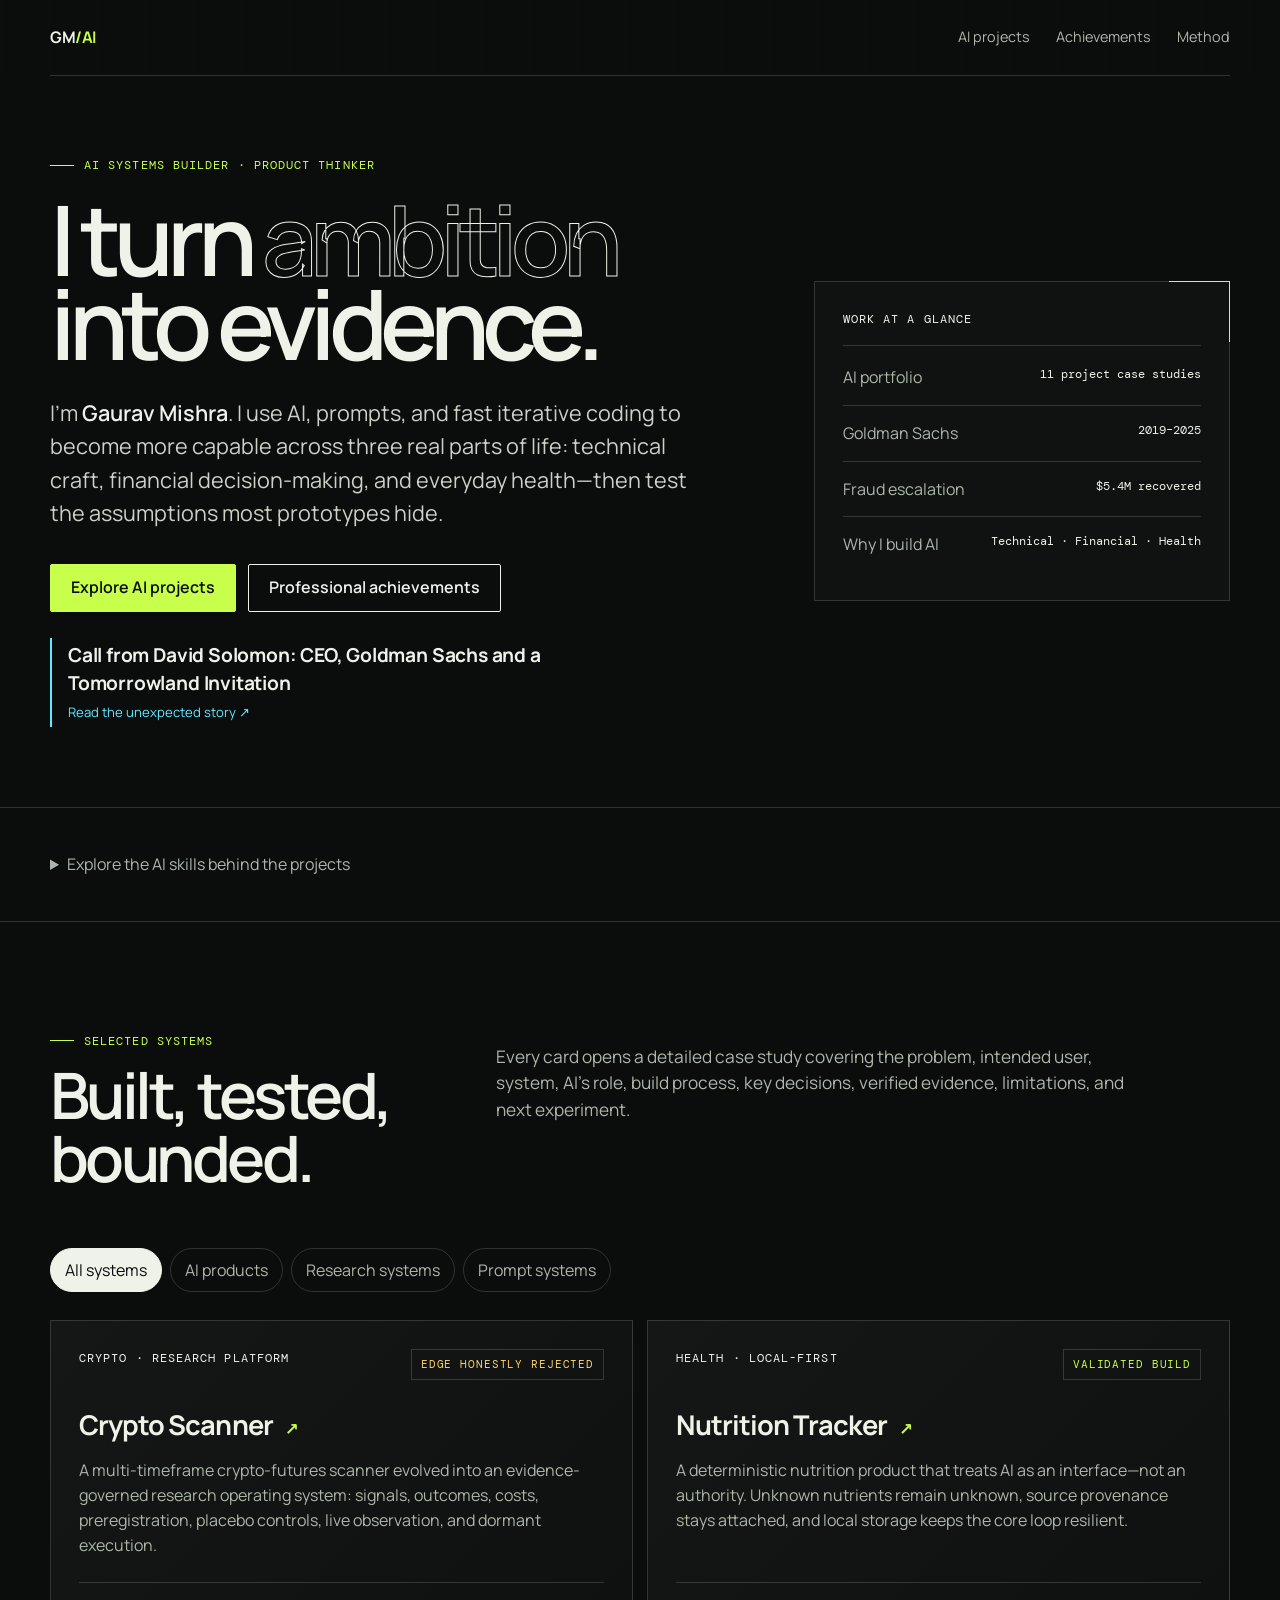
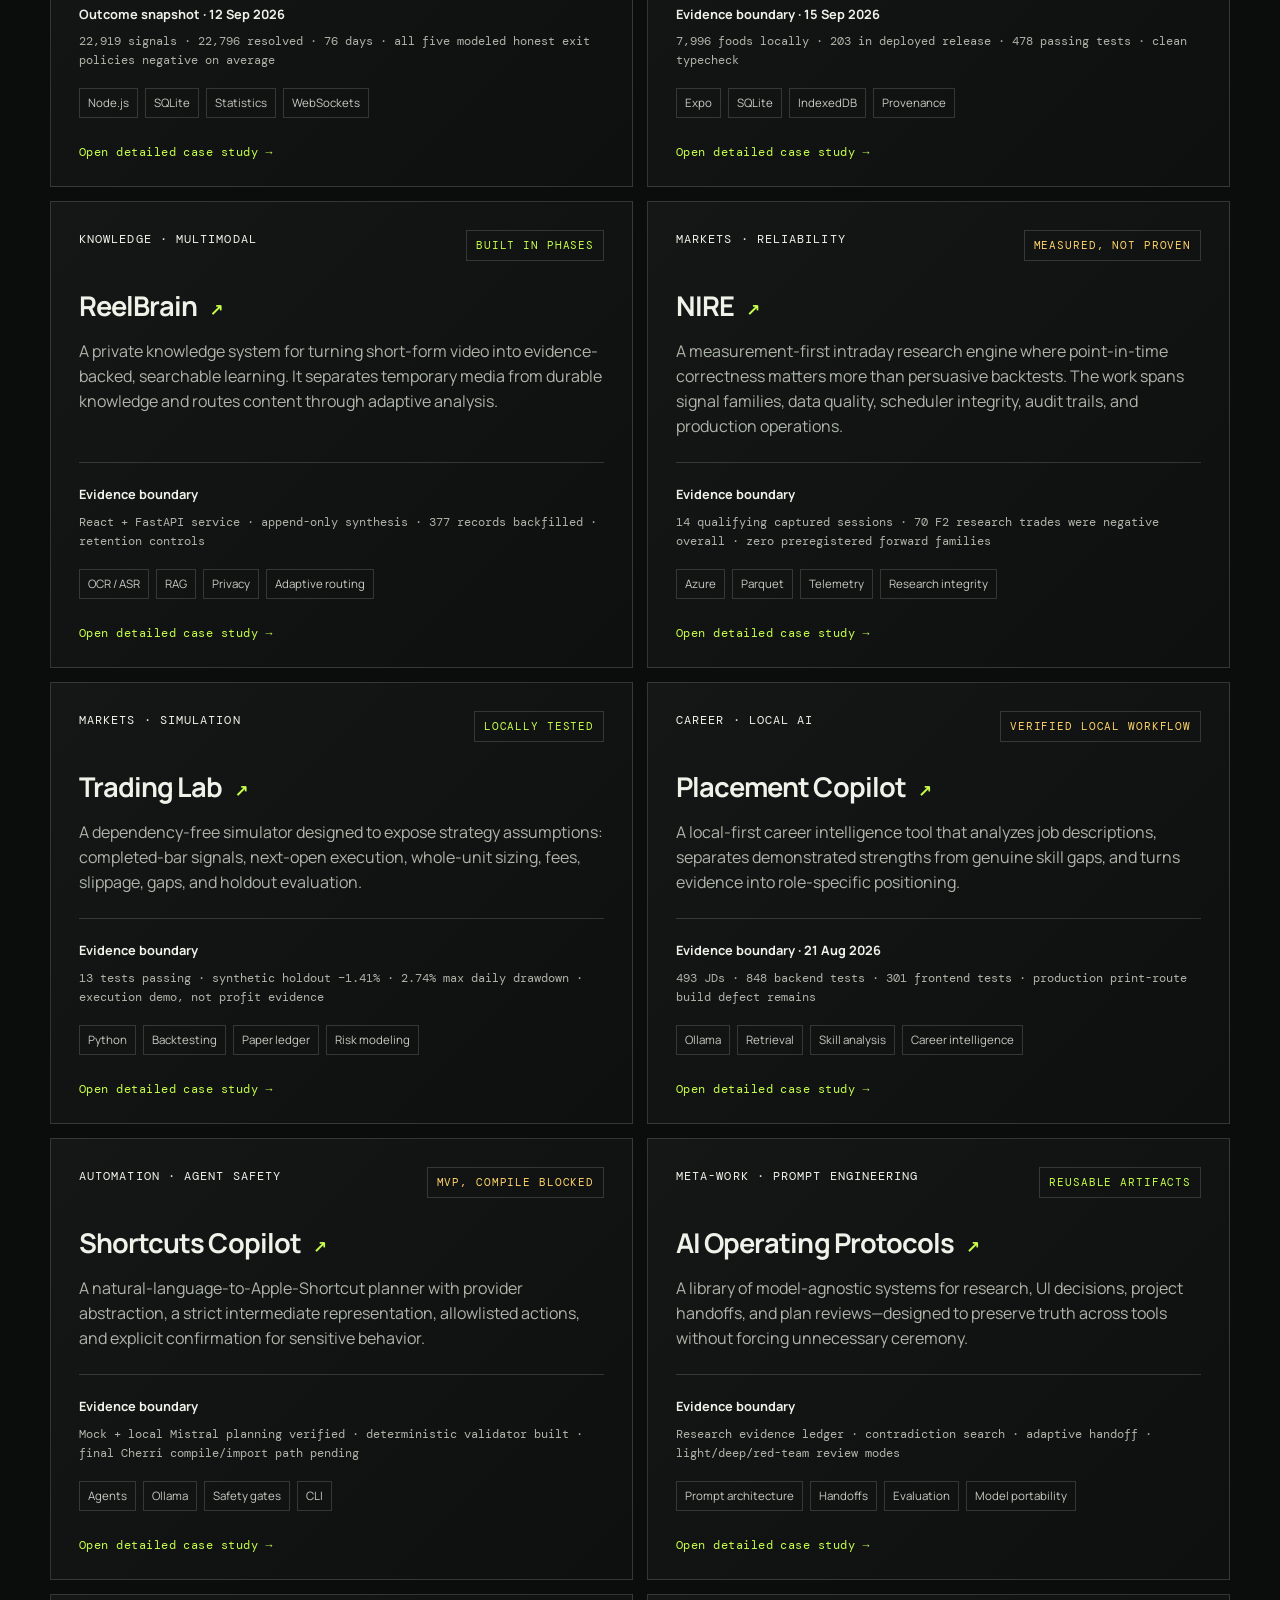
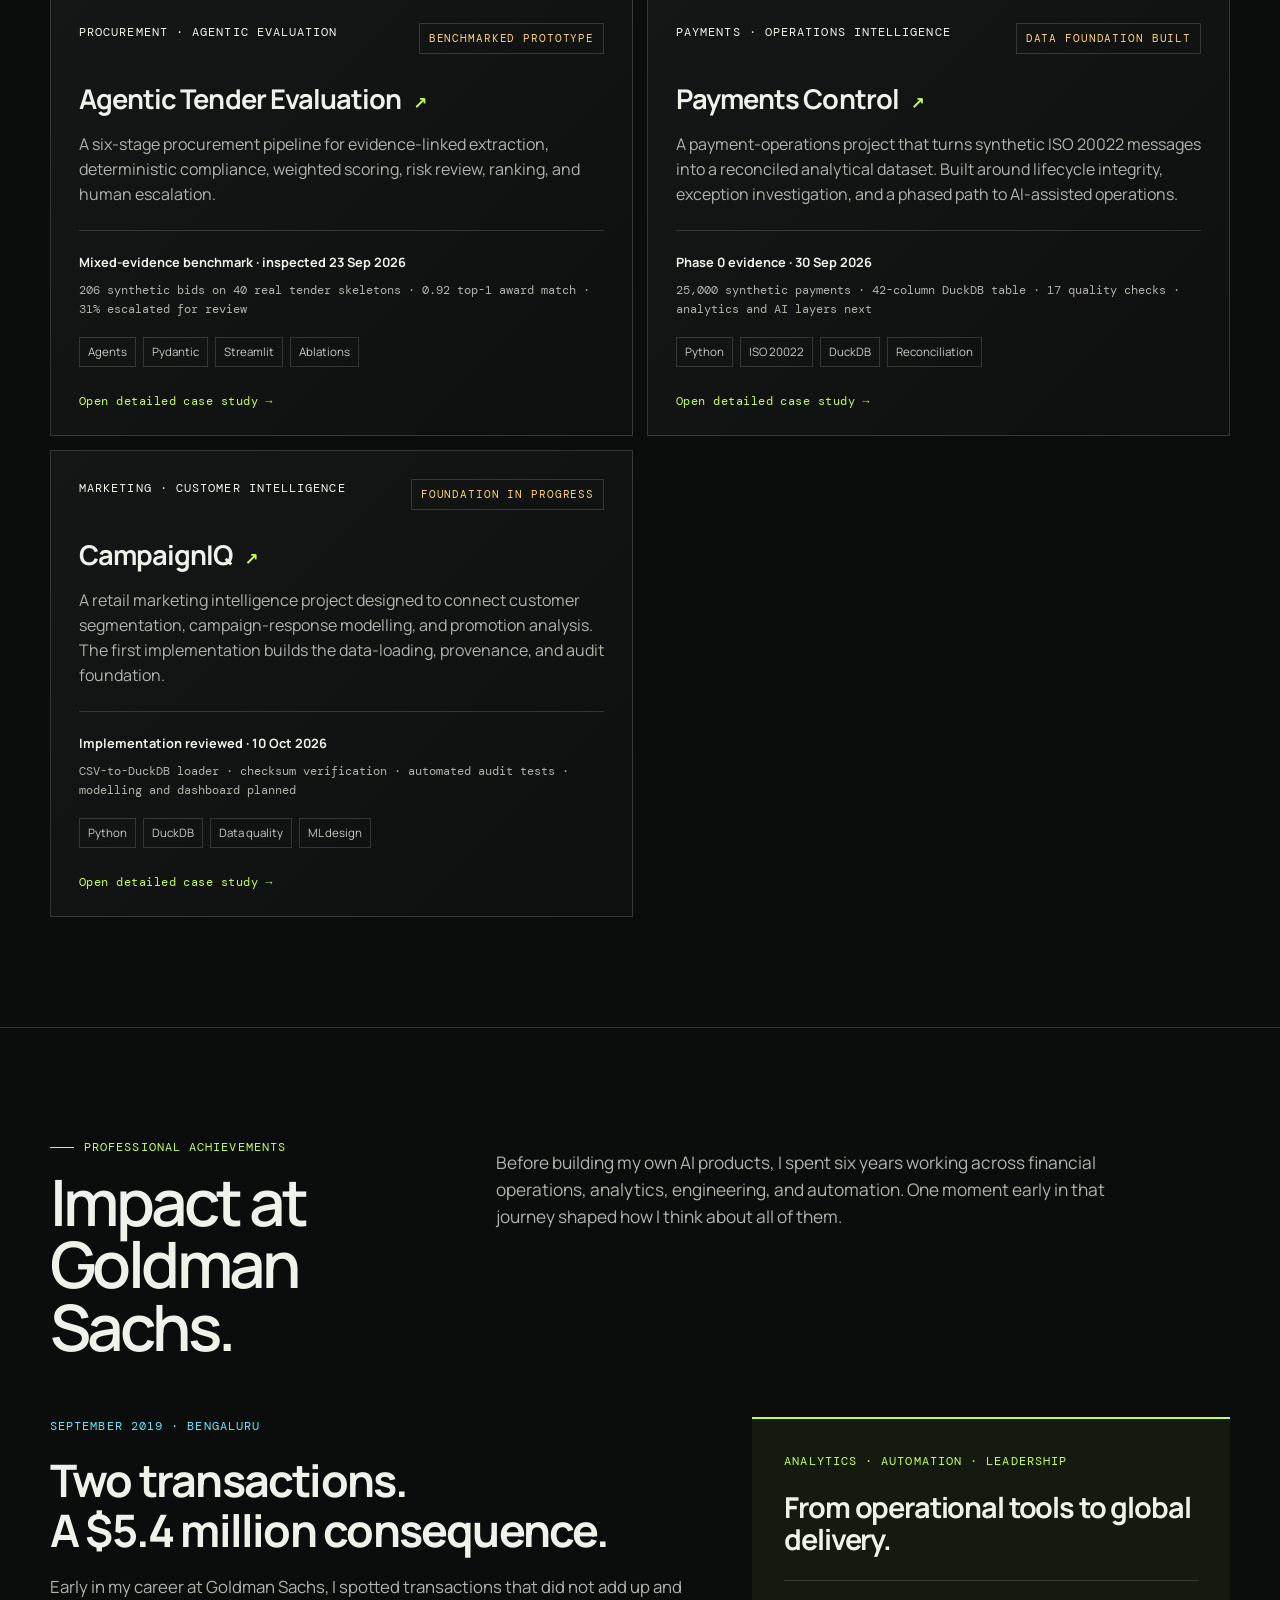
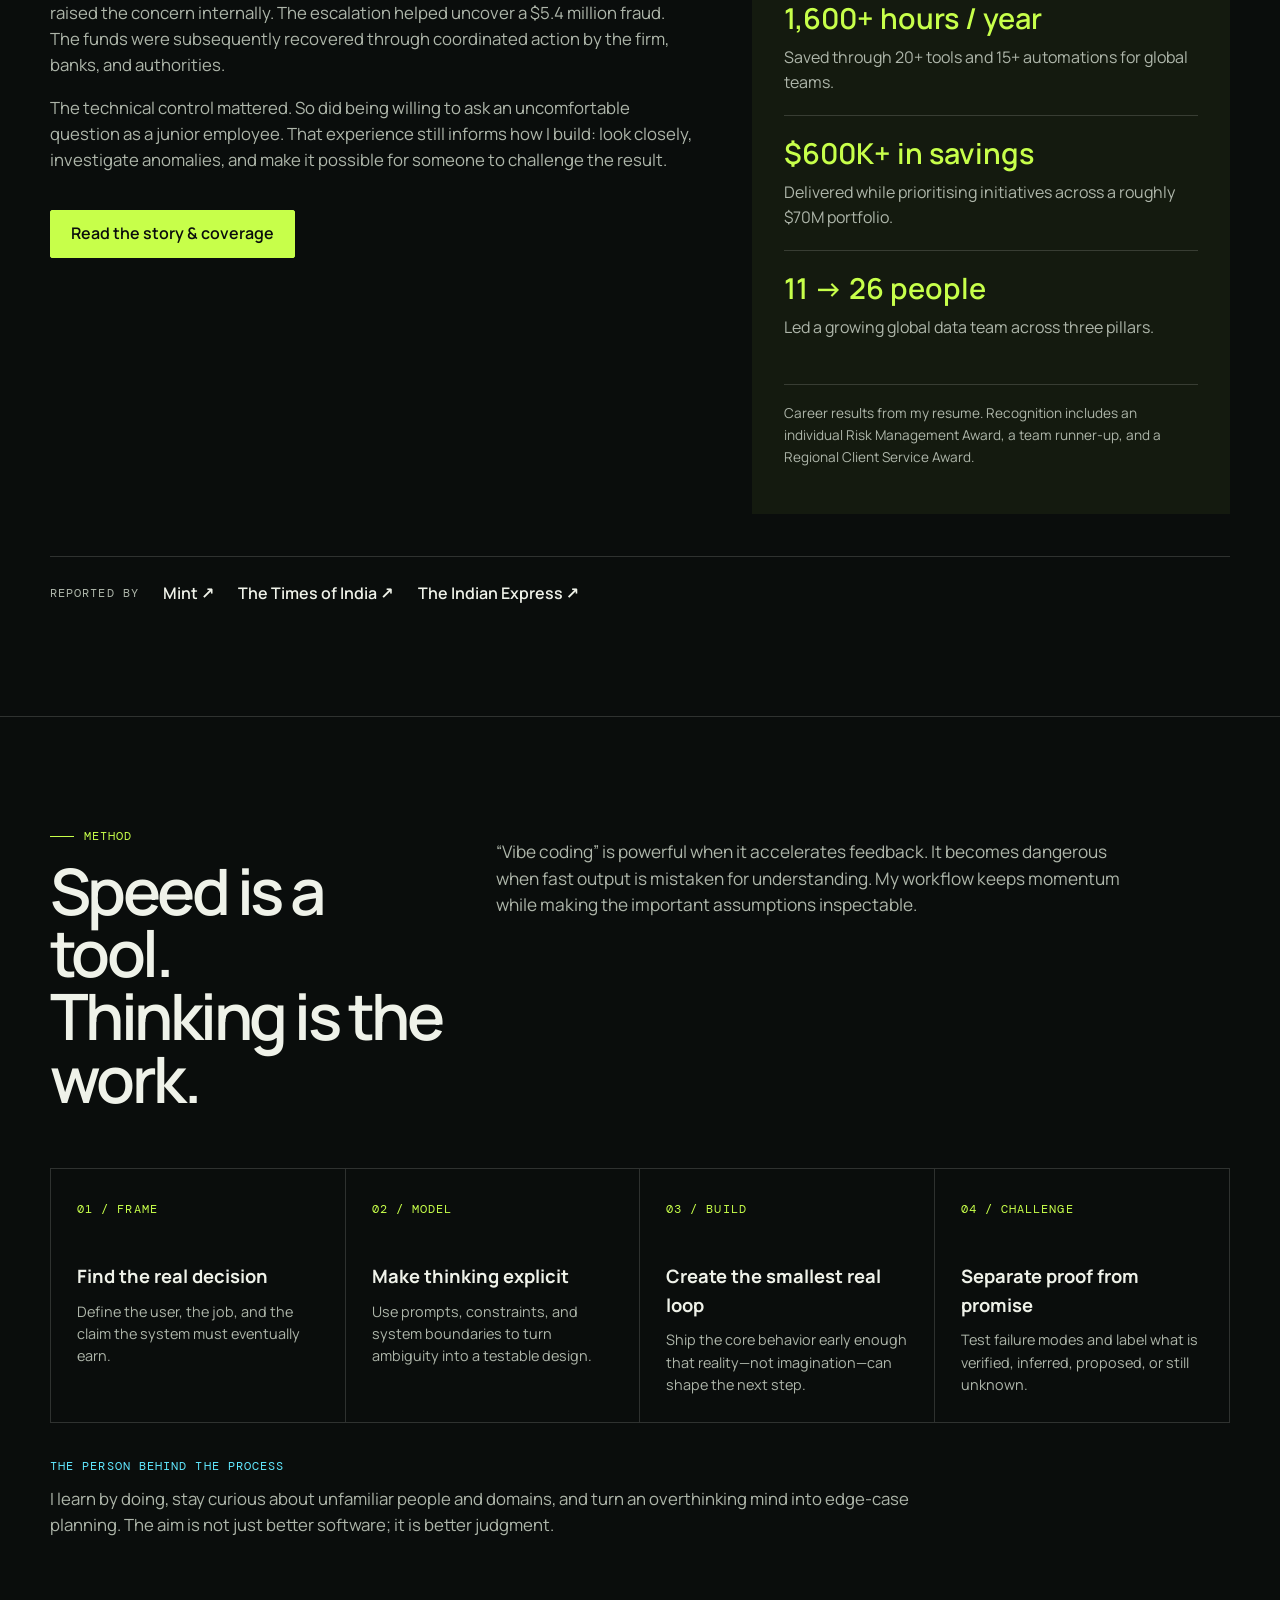
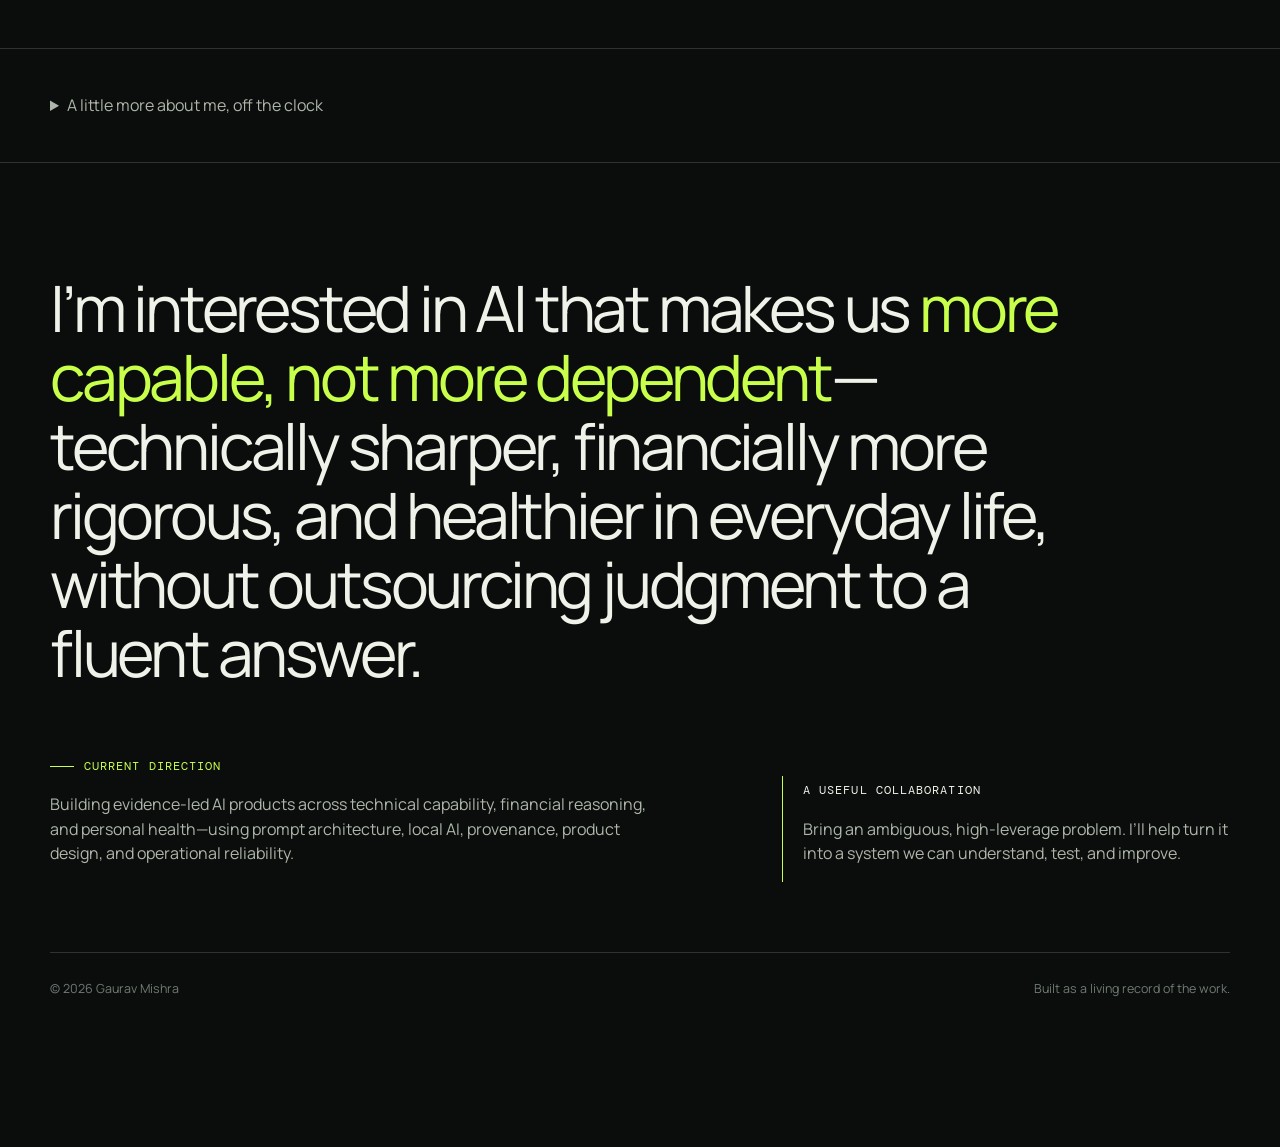
<file: index.html>
<!doctype html>
<html lang="en">
<head>
  <meta charset="utf-8">
  <meta name="viewport" content="width=device-width,initial-scale=1">
  <meta name="theme-color" content="#0a0d0c">
  <meta name="description" content="Gaurav Mishra builds AI systems that connect ambitious ideas to verifiable, usable products.">
  <title>Gaurav Mishra — AI Systems Portfolio</title>
  <link rel="preconnect" href="https://fonts.googleapis.com">
  <link rel="preconnect" href="https://fonts.gstatic.com" crossorigin>
  <link href="https://fonts.googleapis.com/css2?family=DM+Mono:wght@400;500&family=Manrope:wght@400;500;600;700&display=swap" rel="stylesheet">
  <link rel="icon" type="image/svg+xml" href="data:image/svg+xml,%3Csvg xmlns='http://www.w3.org/2000/svg' viewBox='0 0 32 32'%3E%3Crect width='32' height='32' rx='7' fill='%230a0d0c'/%3E%3Cpath d='M8 10h16M8 16h10M8 22h16' stroke='%23c7ff4a' stroke-width='3' stroke-linecap='round'/%3E%3Ccircle cx='23' cy='16' r='2' fill='%23c7ff4a'/%3E%3C/svg%3E">
  <style>
    :root{--ink:#0a0d0c;--paper:#eff2e9;--acid:#c7ff4a;--cyan:#61e8ff;--muted:#aeb6aa;--line:rgba(239,242,233,.16);--soft:rgba(239,242,233,.07)}
    *{box-sizing:border-box}html{scroll-behavior:smooth}body{margin:0;background:var(--ink);color:var(--paper);font-family:Manrope,system-ui,sans-serif;font-size:16px;line-height:1.55;overflow-x:hidden}a{color:inherit;text-decoration:none}button{font:inherit}::selection{background:var(--acid);color:var(--ink)}
    body:before{content:"";position:fixed;inset:0;pointer-events:none;opacity:.45;background-image:linear-gradient(rgba(255,255,255,.018) 1px,transparent 1px),linear-gradient(90deg,rgba(255,255,255,.018) 1px,transparent 1px);background-size:48px 48px;mask-image:linear-gradient(to bottom,#000,transparent 80%)}
    .shell{width:min(1180px,calc(100% - 40px));margin:auto}.mono{font-family:"DM Mono",monospace;text-transform:uppercase;letter-spacing:.09em;font-size:.75rem}.eyebrow{color:var(--acid);display:flex;align-items:center;gap:10px}.eyebrow:before{content:"";width:24px;height:1px;background:currentColor}
    nav{height:76px;display:flex;align-items:center;justify-content:space-between;border-bottom:1px solid var(--line);position:relative;z-index:2}.mark{font-weight:700;letter-spacing:-.03em}.mark span{color:var(--acid)}.navlinks{display:flex;gap:26px;color:var(--muted);font-size:.9rem}.navlinks a:hover,.navlinks a:focus-visible{color:var(--paper)}
    .hero{min-height:calc(100vh - 76px);display:grid;grid-template-columns:1.25fr .75fr;gap:70px;align-items:center;padding:90px 0 72px;position:relative}.hero h1{font-size:clamp(3.5rem,8.6vw,8rem);line-height:.87;letter-spacing:-.075em;margin:22px 0 30px;font-weight:600;max-width:900px}.hero h1 em{font-style:normal;color:transparent;-webkit-text-stroke:1px var(--paper)}.hero-copy{max-width:650px;color:#cbd1c7;font-size:clamp(1.08rem,1.7vw,1.35rem)}.hero-copy strong{color:var(--paper);font-weight:600}.hero-actions{display:flex;gap:12px;margin-top:34px;flex-wrap:wrap}.button{display:inline-flex;align-items:center;justify-content:center;min-height:48px;padding:0 20px;border:1px solid var(--paper);border-radius:2px;font-weight:600}.button.primary{background:var(--acid);color:var(--ink);border-color:var(--acid)}.button:hover{transform:translateY(-2px)}
    .signal{border:1px solid var(--line);background:rgba(255,255,255,.025);padding:28px;position:relative}.signal:before{content:"";position:absolute;width:60px;height:60px;right:-1px;top:-1px;border-top:1px solid var(--acid);border-right:1px solid var(--acid)}.signal-title{display:flex;justify-content:space-between;gap:16px;border-bottom:1px solid var(--line);padding-bottom:16px;margin-bottom:4px}.pulse{width:8px;height:8px;border-radius:50%;background:var(--acid);box-shadow:0 0 16px var(--acid);margin-top:5px}.signal-row{display:grid;grid-template-columns:1fr auto;gap:16px;padding:15px 0;border-bottom:1px solid var(--line)}.signal-row:last-child{border:0}.signal-row span{color:var(--muted)}.signal-row b{font-family:"DM Mono";font-weight:400;font-size:.78rem;color:var(--paper);text-align:right}
    section{padding:110px 0;border-top:1px solid var(--line)}.section-head{display:grid;grid-template-columns:.7fr 1.3fr;gap:50px;margin-bottom:58px}.section-head h2{font-size:clamp(2.3rem,5vw,4.5rem);letter-spacing:-.055em;line-height:.98;margin:14px 0 0;font-weight:600}.section-head p{max-width:630px;margin:12px 0 0;color:var(--muted);font-size:1.08rem}
    .atlas{display:grid;grid-template-columns:repeat(12,1fr);grid-auto-rows:minmax(120px,auto);gap:12px}.node{border:1px solid var(--line);background:var(--soft);padding:22px;position:relative;overflow:hidden;transition:.25s ease}.node:hover{border-color:rgba(199,255,74,.55);background:rgba(199,255,74,.055)}.node h3{margin:0 0 8px;font-size:1.1rem}.node p{margin:0;color:var(--muted);font-size:.9rem}.node .num{position:absolute;right:18px;top:16px;color:#556057;font-family:"DM Mono";font-size:.72rem}.n1{grid-column:span 5;grid-row:span 2}.n2{grid-column:span 3}.n3{grid-column:span 4}.n4{grid-column:span 3}.n5{grid-column:span 4}.n6{grid-column:span 5}.n7{grid-column:span 7}.n1:after{content:"AI";font-size:9rem;font-weight:700;letter-spacing:-.1em;color:rgba(199,255,74,.08);position:absolute;right:12px;bottom:-52px}.tagline{margin-top:42px;color:var(--cyan);font-family:"DM Mono";font-size:.78rem;letter-spacing:.04em}
    .filters{display:flex;gap:8px;flex-wrap:wrap;margin-bottom:28px}.filter{border:1px solid var(--line);color:var(--muted);background:transparent;padding:9px 14px;border-radius:999px;cursor:pointer}.filter:hover,.filter.active,.filter:focus-visible{background:var(--paper);color:var(--ink);border-color:var(--paper)}
    .projects{display:grid;grid-template-columns:repeat(2,1fr);gap:14px}.project{border:1px solid var(--line);padding:28px 28px 68px;background:linear-gradient(135deg,rgba(255,255,255,.045),rgba(255,255,255,.015));min-height:380px;display:flex;flex-direction:column;transition:.25s ease;position:relative}.project:after{content:"Open detailed case study →";position:absolute;left:28px;bottom:24px;color:var(--acid);font-family:"DM Mono",monospace;font-size:.72rem;letter-spacing:.04em}.project:hover{transform:translateY(-3px);border-color:rgba(199,255,74,.55)}.project:focus-within{outline:2px solid var(--acid);outline-offset:3px}.project-top{display:flex;justify-content:space-between;align-items:start;gap:16px}.status{font-family:"DM Mono";font-size:.68rem;letter-spacing:.08em;text-transform:uppercase;padding:6px 9px;border:1px solid var(--line);color:var(--acid);white-space:nowrap}.status.partial{color:#ffd36a}.project h3{font-size:1.7rem;letter-spacing:-.035em;margin:24px 0 12px}.project h3 a:after{content:"";position:absolute;inset:0}.project h3 a:focus{outline:0}.project h3 a span{color:var(--acid);font-size:1.05rem;margin-left:8px}.project>p{color:var(--muted);margin:0 0 24px}.evidence{margin-top:auto;border-top:1px solid var(--line);padding-top:18px}.evidence b{font-size:.8rem}.evidence p{font-family:"DM Mono";font-size:.72rem;color:#aeb6aa;margin:7px 0 0;line-height:1.65}.chips{display:flex;flex-wrap:wrap;gap:7px;margin-top:18px}.chip{font-size:.72rem;border:1px solid var(--line);padding:5px 8px;color:#c5ccc2}.project[hidden]{display:none}
    .method{display:grid;grid-template-columns:repeat(4,1fr);border:1px solid var(--line)}.step{padding:26px;border-right:1px solid var(--line)}.step:last-child{border:0}.step .mono{color:var(--acid)}.step h3{font-size:1.15rem;margin:42px 0 10px}.step p{color:var(--muted);font-size:.9rem;margin:0}.method-reflection{max-width:900px;margin:34px 0 0;color:var(--muted);font-size:1.05rem}.method-reflection .mono{display:block;color:var(--cyan);margin-bottom:10px}.belief{font-size:clamp(2rem,5vw,4.4rem);line-height:1.08;letter-spacing:-.05em;max-width:1080px;margin:0}.belief span{color:var(--acid)}
    .footer-grid{display:grid;grid-template-columns:1.2fr .8fr;gap:60px;align-items:end}.footer-grid p{color:var(--muted);max-width:610px}.footnote{border-left:1px solid var(--acid);padding-left:20px}.copyright{display:flex;justify-content:space-between;color:#717b73;border-top:1px solid var(--line);padding:26px 0 38px;margin-top:70px;font-size:.78rem}
    @media(max-width:850px){.hero{grid-template-columns:1fr;gap:48px;min-height:auto}.hero h1{font-size:clamp(3.5rem,16vw,6rem)}.section-head{grid-template-columns:1fr}.projects{grid-template-columns:1fr}.method{grid-template-columns:1fr 1fr}.step:nth-child(2){border-right:0}.step:nth-child(-n+2){border-bottom:1px solid var(--line)}.atlas{grid-template-columns:1fr 1fr}.node{grid-column:span 1!important;grid-row:span 1!important}.n1{min-height:240px}.footer-grid{grid-template-columns:1fr}.navlinks a:nth-child(2){display:none}}
    @media(max-width:560px){.shell{width:min(100% - 24px,1180px)}nav{height:66px}.navlinks{gap:14px}.hero{padding:66px 0}.hero h1{font-size:3.6rem}.signal{padding:20px}section{padding:80px 0}.atlas{grid-template-columns:1fr}.method{grid-template-columns:1fr}.step{border-right:0!important;border-bottom:1px solid var(--line)!important}.step:last-child{border-bottom:0!important}.project{padding:22px}.copyright{flex-direction:column;gap:8px}}
    @media(prefers-reduced-motion:reduce){html{scroll-behavior:auto}.button,.node,.project{transition:none}}
    .story-feature{display:grid;grid-template-columns:1.15fr .85fr;gap:56px}.story-feature h3{font-size:clamp(1.9rem,3.5vw,3rem);line-height:1.1;letter-spacing:-.04em;margin:20px 0}.story-feature p{color:var(--muted);font-size:1.05rem}.story-feature .button{margin-top:20px}.story-label{color:var(--cyan)}.story-aside{padding:32px;background:rgba(199,255,74,.055);border-top:2px solid var(--acid)}.story-aside>.mono{color:var(--acid);line-height:1.8}.story-aside h3{font-size:1.8rem}.story-aside .source-note{font-size:.85rem;line-height:1.6;border-top:1px solid var(--line);padding-top:18px}.press-strip{display:flex;flex-wrap:wrap;align-items:center;gap:24px;margin-top:42px;padding-top:24px;border-top:1px solid var(--line)}.press-strip>span{color:var(--muted)}.press-strip a{font-weight:600}.press-strip a:hover{color:var(--acid)}.personal-grid{display:grid;grid-template-columns:repeat(3,1fr);gap:32px}.personal-grid article{border-top:1px solid var(--line);padding-top:24px}.personal-grid .mono{color:var(--cyan)}.personal-grid h3{font-size:1.3rem;line-height:1.25;letter-spacing:-.025em}.personal-grid p{color:var(--muted);font-size:1rem}a:focus-visible{outline:2px solid var(--acid);outline-offset:5px}
    @media(max-width:850px){.story-feature{grid-template-columns:1fr;gap:32px}.personal-grid{grid-template-columns:repeat(2,1fr)}}
    @media(max-width:560px){.personal-grid{grid-template-columns:1fr}.story-aside{padding:24px}.navlinks{font-size:.8rem;gap:12px}.press-strip{gap:18px}}
    .knowledge-section,.personal-section{padding:30px 0}.secondary-details summary{cursor:pointer;font-size:1rem;color:var(--muted);padding:14px 0}.secondary-details summary:hover,.secondary-details summary:focus-visible{color:var(--acid)}.secondary-details[open]>summary{margin-bottom:32px}.personal-intro{color:var(--muted);max-width:760px;margin-bottom:32px}.personal-intro a{text-decoration:underline;text-underline-offset:4px}.career-results{margin:24px 0}.career-results>div{padding:20px 0;border-top:1px solid var(--line)}.career-results dt{font-size:1.8rem;line-height:1.2;color:var(--acid);font-weight:600}.career-results dd{margin:10px 0 0;color:var(--muted);font-size:1rem}.hero{min-height:auto;padding:80px 0}.hero h1{font-size:clamp(3.5rem,7.6vw,7rem)}
    .hero-aside{margin:26px 0 0;max-width:610px;border-left:2px solid var(--cyan);padding:4px 0 4px 16px}.hero-aside a{display:block;text-decoration:none}.hero-aside strong{display:block;color:var(--paper);font-size:clamp(1.05rem,1.5vw,1.22rem);line-height:1.45;letter-spacing:-.01em}.hero-aside span{display:block;color:var(--cyan);font-size:.82rem;margin-top:5px}.hero-aside a:hover strong{color:var(--acid)}
    @media(max-width:850px){.navlinks a:nth-child(2){display:inline}.navlinks{gap:16px}}@media(max-width:560px){.hero{padding:56px 0}.navlinks{gap:12px;font-size:.78rem}.hero h1{font-size:3.6rem}}
  </style>
</head>
<body>
  <header class="shell">
    <nav aria-label="Primary navigation">
      <a class="mark" href="#top">GM<span>/AI</span></a>
      <div class="navlinks"><a href="#work">AI projects</a><a href="#story">Achievements</a><a href="#method">Method</a></div>
    </nav>
  </header>

  <main id="top">
    <div class="shell hero">
      <div>
        <div class="eyebrow mono">AI systems builder · product thinker</div>
        <h1>I turn <em>ambition</em> into evidence.</h1>
        <p class="hero-copy">I’m <strong>Gaurav Mishra</strong>. I use AI, prompts, and fast iterative coding to become more capable across three real parts of life: technical craft, financial decision-making, and everyday health—then test the assumptions most prototypes hide.</p>
        <div class="hero-actions"><a class="button primary" href="#work">Explore AI projects</a><a class="button" href="#story">Professional achievements</a></div>
        <p class="hero-aside"><a href="story-goldman-sachs.html"><strong>Call from David Solomon: CEO, Goldman Sachs and a Tomorrowland Invitation</strong><span>Read the unexpected story ↗</span></a></p>
      </div>
      <aside class="signal" aria-label="Portfolio snapshot">
        <div class="signal-title"><span class="mono">Work at a glance</span></div>
        <div class="signal-row"><span>AI portfolio</span><b>11 project case studies</b></div>
        <div class="signal-row"><span>Goldman Sachs</span><b>2019–2025</b></div>
        <div class="signal-row"><span>Fraud escalation</span><b>$5.4M recovered</b></div>
        <div class="signal-row"><span>Why I build AI</span><b>Technical · Financial · Health</b></div>
      </aside>
    </div>

    <section class="knowledge-section">
      <div class="shell">
        <details class="secondary-details"><summary>Explore the AI skills behind the projects</summary>
        <div class="section-head">
          <div><div class="eyebrow mono">Knowledge atlas</div><h2>Width with a spine.</h2></div>
          <p>The projects span domains, but the underlying practice stays coherent: frame the decision, design the human workflow, build the smallest real system, and create evidence that can disprove the original idea.</p>
        </div>
        <div class="atlas" aria-label="AI knowledge areas">
          <article class="node n1"><span class="num">01</span><h3>Applied AI product design</h3><p>Turning ambiguous intent into usable workflows, interfaces, and operating boundaries.</p></article>
          <article class="node n2"><span class="num">02</span><h3>Prompt systems</h3><p>Portable protocols, model handoffs, planning, and evaluation.</p></article>
          <article class="node n3"><span class="num">03</span><h3>Local AI</h3><p>Ollama, privacy-aware inference, offline-capable product loops.</p></article>
          <article class="node n4"><span class="num">04</span><h3>Evidence & RAG</h3><p>Provenance, retrieval, contradiction checks, grounded outputs.</p></article>
          <article class="node n5"><span class="num">05</span><h3>Agentic workflows</h3><p>Tool use, safe actions, deterministic validation, continuity.</p></article>
          <article class="node n6"><span class="num">06</span><h3>Reliability engineering</h3><p>Telemetry, failure modes, schedulers, backfills, acceptance criteria.</p></article>
          <article class="node n7"><span class="num">07</span><h3>Vibe coding—with judgment</h3><p>Move from idea to working software quickly, while keeping architecture, testing, privacy, and claims honest.</p></article>
        </div>
        <p class="tagline">// breadth is useful only when the reasoning transfers between domains</p>
        </details>
      </div>
    </section>

    <section id="work">
      <div class="shell">
        <div class="section-head">
          <div><div class="eyebrow mono">Selected systems</div><h2>Built, tested, bounded.</h2></div>
          <p>Every card opens a detailed case study covering the problem, intended user, system, AI’s role, build process, key decisions, verified evidence, limitations, and next experiment.</p>
        </div>
        <div class="filters" role="group" aria-label="Filter projects">
          <button class="filter active" data-filter="all" aria-pressed="true">All systems</button>
          <button class="filter" data-filter="product" aria-pressed="false">AI products</button>
          <button class="filter" data-filter="research" aria-pressed="false">Research systems</button>
          <button class="filter" data-filter="prompt" aria-pressed="false">Prompt systems</button>
        </div>
        <div class="projects">
          <article class="project" data-kind="research"><div class="project-top"><span class="mono">Crypto · Research platform</span><span class="status partial">Edge honestly rejected</span></div><h3><a href="project-crypto-scanner.html">Crypto Scanner <span>↗</span></a></h3><p>A multi-timeframe crypto-futures scanner evolved into an evidence-governed research operating system: signals, outcomes, costs, preregistration, placebo controls, live observation, and dormant execution.</p><div class="evidence"><b>Outcome snapshot · 12 Sep 2026</b><p>22,919 signals · 22,796 resolved · 76 days · all five modeled honest exit policies negative on average</p></div><div class="chips"><span class="chip">Node.js</span><span class="chip">SQLite</span><span class="chip">Statistics</span><span class="chip">WebSockets</span></div></article>
          <article class="project" data-kind="product"><div class="project-top"><span class="mono">Health · Local-first</span><span class="status">Validated build</span></div><h3><a href="project-nutrition-tracker.html">Nutrition Tracker <span>↗</span></a></h3><p>A deterministic nutrition product that treats AI as an interface—not an authority. Unknown nutrients remain unknown, source provenance stays attached, and local storage keeps the core loop resilient.</p><div class="evidence"><b>Evidence boundary · 15 Sep 2026</b><p>7,996 foods locally · 203 in deployed release · 478 passing tests · clean typecheck</p></div><div class="chips"><span class="chip">Expo</span><span class="chip">SQLite</span><span class="chip">IndexedDB</span><span class="chip">Provenance</span></div></article>
          <article class="project" data-kind="product"><div class="project-top"><span class="mono">Knowledge · Multimodal</span><span class="status">Built in phases</span></div><h3><a href="project-reelbrain.html">ReelBrain <span>↗</span></a></h3><p>A private knowledge system for turning short-form video into evidence-backed, searchable learning. It separates temporary media from durable knowledge and routes content through adaptive analysis.</p><div class="evidence"><b>Evidence boundary</b><p>React + FastAPI service · append-only synthesis · 377 records backfilled · retention controls</p></div><div class="chips"><span class="chip">OCR / ASR</span><span class="chip">RAG</span><span class="chip">Privacy</span><span class="chip">Adaptive routing</span></div></article>
          <article class="project" data-kind="research"><div class="project-top"><span class="mono">Markets · Reliability</span><span class="status partial">Measured, not proven</span></div><h3><a href="project-nire.html">NIRE <span>↗</span></a></h3><p>A measurement-first intraday research engine where point-in-time correctness matters more than persuasive backtests. The work spans signal families, data quality, scheduler integrity, audit trails, and production operations.</p><div class="evidence"><b>Evidence boundary</b><p>14 qualifying captured sessions · 70 F2 research trades were negative overall · zero preregistered forward families</p></div><div class="chips"><span class="chip">Azure</span><span class="chip">Parquet</span><span class="chip">Telemetry</span><span class="chip">Research integrity</span></div></article>
          <article class="project" data-kind="research"><div class="project-top"><span class="mono">Markets · Simulation</span><span class="status">Locally tested</span></div><h3><a href="project-trading-lab.html">Trading Lab <span>↗</span></a></h3><p>A dependency-free simulator designed to expose strategy assumptions: completed-bar signals, next-open execution, whole-unit sizing, fees, slippage, gaps, and holdout evaluation.</p><div class="evidence"><b>Evidence boundary</b><p>13 tests passing · synthetic holdout −1.41% · 2.74% max daily drawdown · execution demo, not profit evidence</p></div><div class="chips"><span class="chip">Python</span><span class="chip">Backtesting</span><span class="chip">Paper ledger</span><span class="chip">Risk modeling</span></div></article>
          <article class="project" data-kind="product"><div class="project-top"><span class="mono">Career · Local AI</span><span class="status partial">Verified local workflow</span></div><h3><a href="project-placement-copilot.html">Placement Copilot <span>↗</span></a></h3><p>A local-first career intelligence tool that analyzes job descriptions, separates demonstrated strengths from genuine skill gaps, and turns evidence into role-specific positioning.</p><div class="evidence"><b>Evidence boundary · 21 Aug 2026</b><p>493 JDs · 848 backend tests · 301 frontend tests · production print-route build defect remains</p></div><div class="chips"><span class="chip">Ollama</span><span class="chip">Retrieval</span><span class="chip">Skill analysis</span><span class="chip">Career intelligence</span></div></article>
          <article class="project" data-kind="product"><div class="project-top"><span class="mono">Automation · Agent safety</span><span class="status partial">MVP, compile blocked</span></div><h3><a href="project-shortcuts-copilot.html">Shortcuts Copilot <span>↗</span></a></h3><p>A natural-language-to-Apple-Shortcut planner with provider abstraction, a strict intermediate representation, allowlisted actions, and explicit confirmation for sensitive behavior.</p><div class="evidence"><b>Evidence boundary</b><p>Mock + local Mistral planning verified · deterministic validator built · final Cherri compile/import path pending</p></div><div class="chips"><span class="chip">Agents</span><span class="chip">Ollama</span><span class="chip">Safety gates</span><span class="chip">CLI</span></div></article>
          <article class="project" data-kind="prompt"><div class="project-top"><span class="mono">Meta-work · Prompt engineering</span><span class="status">Reusable artifacts</span></div><h3><a href="project-ai-operating-protocols.html">AI Operating Protocols <span>↗</span></a></h3><p>A library of model-agnostic systems for research, UI decisions, project handoffs, and plan reviews—designed to preserve truth across tools without forcing unnecessary ceremony.</p><div class="evidence"><b>Evidence boundary</b><p>Research evidence ledger · contradiction search · adaptive handoff · light/deep/red-team review modes</p></div><div class="chips"><span class="chip">Prompt architecture</span><span class="chip">Handoffs</span><span class="chip">Evaluation</span><span class="chip">Model portability</span></div></article>
          <article class="project" data-kind="product"><div class="project-top"><span class="mono">Procurement · Agentic evaluation</span><span class="status partial">Benchmarked prototype</span></div><h3><a href="project-procurement-agentic-eval.html">Agentic Tender Evaluation <span>↗</span></a></h3><p>A six-stage procurement pipeline for evidence-linked extraction, deterministic compliance, weighted scoring, risk review, ranking, and human escalation.</p><div class="evidence"><b>Mixed-evidence benchmark · inspected 23 Sep 2026</b><p>206 synthetic bids on 40 real tender skeletons · 0.92 top-1 award match · 31% escalated for review</p></div><div class="chips"><span class="chip">Agents</span><span class="chip">Pydantic</span><span class="chip">Streamlit</span><span class="chip">Ablations</span></div></article>
          <article class="project" data-kind="product"><div class="project-top"><span class="mono">Payments · Operations intelligence</span><span class="status partial">Data foundation built</span></div><h3><a href="project-ai-payments-operations.html">Payments Control <span>↗</span></a></h3><p>A payment-operations project that turns synthetic ISO 20022 messages into a reconciled analytical dataset. Built around lifecycle integrity, exception investigation, and a phased path to AI-assisted operations.</p><div class="evidence"><b>Phase 0 evidence · 30 Sep 2026</b><p>25,000 synthetic payments · 42-column DuckDB table · 17 quality checks · analytics and AI layers next</p></div><div class="chips"><span class="chip">Python</span><span class="chip">ISO 20022</span><span class="chip">DuckDB</span><span class="chip">Reconciliation</span></div></article>
          <article class="project" data-kind="research"><div class="project-top"><span class="mono">Marketing · Customer intelligence</span><span class="status partial">Foundation in progress</span></div><h3><a href="project-campaigniq.html">CampaignIQ <span>↗</span></a></h3><p>A retail marketing intelligence project designed to connect customer segmentation, campaign-response modelling, and promotion analysis. The first implementation builds the data-loading, provenance, and audit foundation.</p><div class="evidence"><b>Implementation reviewed · 10 Oct 2026</b><p>CSV-to-DuckDB loader · checksum verification · automated audit tests · modelling and dashboard planned</p></div><div class="chips"><span class="chip">Python</span><span class="chip">DuckDB</span><span class="chip">Data quality</span><span class="chip">ML design</span></div></article>
        </div>
      </div>
    </section>

    <section id="story">
      <div class="shell">
        <div class="section-head">
          <div><div class="eyebrow mono">Professional achievements</div><h2>Impact at<br>Goldman Sachs.</h2></div>
          <p>Before building my own AI products, I spent six years working across financial operations, analytics, engineering, and automation. One moment early in that journey shaped how I think about all of them.</p>
        </div>
        <div class="story-feature">
          <div>
            <div class="mono story-label">September 2019 · Bengaluru</div>
            <h3>Two transactions.<br>A $5.4 million consequence.</h3>
            <p>Early in my career at Goldman Sachs, I spotted transactions that did not add up and raised the concern internally. The escalation helped uncover a $5.4 million fraud. The funds were subsequently recovered through coordinated action by the firm, banks, and authorities.</p>
            <p>The technical control mattered. So did being willing to ask an uncomfortable question as a junior employee. That experience still informs how I build: look closely, investigate anomalies, and make it possible for someone to challenge the result.</p>
            <a class="button primary" href="story-goldman-sachs.html">Read the story &amp; coverage</a>
          </div>
          <aside class="story-aside">
            <div class="mono">Analytics · Automation · Leadership</div>
            <h3>From operational tools to global delivery.</h3>
            <dl class="career-results"><div><dt>1,600+ hours / year</dt><dd>Saved through 20+ tools and 15+ automations for global teams.</dd></div><div><dt>$600K+ in savings</dt><dd>Delivered while prioritising initiatives across a roughly $70M portfolio.</dd></div><div><dt>11 → 26 people</dt><dd>Led a growing global data team across three pillars.</dd></div></dl>
            <p class="source-note">Career results from my resume. Recognition includes an individual Risk Management Award, a team runner-up, and a Regional Client Service Award.</p>
          </aside>
        </div>
        <div class="press-strip" aria-label="Reporting on the incident">
          <span class="mono">Reported by</span>
          <a href="https://www.livemint.com/companies/people/goldman-sachs-top-executive-charged-with-fraud-1568126399747.html" target="_blank" rel="noopener noreferrer">Mint ↗</a>
          <a href="https://timesofindia.indiatimes.com/city/bengaluru/bengaluru-goldman-sachs-poker-addict-vice-president-his-aide-arrested-for-fraud/articleshow/71073330.cms" target="_blank" rel="noopener noreferrer">The Times of India ↗</a>
          <a href="https://indianexpress.com/article/india/goldman-sachs-senior-executive-held-for-swindling-firm-of-rs-38-cr-say-bengaluru-police-5984111/" target="_blank" rel="noopener noreferrer">The Indian Express ↗</a>
        </div>
      </div>
    </section>

    <section id="method">
      <div class="shell">
        <div class="section-head"><div><div class="eyebrow mono">Method</div><h2>Speed is a tool.<br>Thinking is the work.</h2></div><p>“Vibe coding” is powerful when it accelerates feedback. It becomes dangerous when fast output is mistaken for understanding. My workflow keeps momentum while making the important assumptions inspectable.</p></div>
        <div class="method">
          <article class="step"><span class="mono">01 / Frame</span><h3>Find the real decision</h3><p>Define the user, the job, and the claim the system must eventually earn.</p></article>
          <article class="step"><span class="mono">02 / Model</span><h3>Make thinking explicit</h3><p>Use prompts, constraints, and system boundaries to turn ambiguity into a testable design.</p></article>
          <article class="step"><span class="mono">03 / Build</span><h3>Create the smallest real loop</h3><p>Ship the core behavior early enough that reality—not imagination—can shape the next step.</p></article>
          <article class="step"><span class="mono">04 / Challenge</span><h3>Separate proof from promise</h3><p>Test failure modes and label what is verified, inferred, proposed, or still unknown.</p></article>
        </div>
        <p class="method-reflection"><span class="mono">The person behind the process</span>I learn by doing, stay curious about unfamiliar people and domains, and turn an overthinking mind into edge-case planning. The aim is not just better software; it is better judgment.</p>
      </div>
    </section>

    <section id="beyond" class="personal-section">
      <div class="shell">
        <details class="secondary-details"><summary>A little more about me, off the clock</summary>
        <p class="personal-intro">A few things you would learn over a long conversation, a street-food stop, or an unplanned trip. For an unexpected moment from my career, <a href="story-goldman-sachs.html">read about the call from David Solomon and the Tomorrowland invitation</a>.</p>
        <div class="personal-grid">
          <article><span class="mono">01 / Detours</span><h3>A Vespa and an open road.</h3><p>I once took an impromptu solo Vespa trip covering 700 miles to a beach town. I love the freedom of travelling alone—and coming back with stories to share.</p></article>
          <article><span class="mono">02 / People</span><h3>People are the destination.</h3><p>Ask me mountains or beaches and I’ll probably say people. I’m fascinated by how different cultures find joy in everyday life.</p></article>
          <article><span class="mono">03 / Soundtrack</span><h3>Good beats. Better moods.</h3><p>I gravitate towards upbeat music. Sitcoms are another constant: they have taught me a surprising amount about meeting difficult situations with humour.</p></article>
          <article><span class="mono">04 / First byline</span><h3>The food review came first.</h3><p>Long before the Goldman Sachs coverage, I had a restaurant review published as a child. My enthusiasm for street food has survived intact.</p></article>
          <article><span class="mono">05 / First pay</span><h3>Three phones. One happy family.</h3><p>With my first internship salary, I bought phones for my mother, father, and brother. Giving back to the people who helped me get started is still one of my favourite feelings.</p></article>
          <article><span class="mono">06 / Small gestures</span><h3>Some things deserve handwriting.</h3><p>I love writing physical letters to people I care about. There is something about taking the time to put your thoughts on paper that a quick message cannot replace.</p></article>
        </div>
        </details>
      </div>
    </section>

    <section id="about">
      <div class="shell">
        <p class="belief">I’m interested in AI that makes us <span>more capable, not more dependent</span>—technically sharper, financially more rigorous, and healthier in everyday life, without outsourcing judgment to a fluent answer.</p>
        <div class="footer-grid" style="margin-top:70px">
          <div><div class="eyebrow mono">Current direction</div><p>Building evidence-led AI products across technical capability, financial reasoning, and personal health—using prompt architecture, local AI, provenance, product design, and operational reliability.</p></div>
          <div class="footnote"><span class="mono">A useful collaboration</span><p>Bring an ambiguous, high-leverage problem. I’ll help turn it into a system we can understand, test, and improve.</p></div>
        </div>
        <div class="copyright"><span>© 2026 Gaurav Mishra</span><span>Built as a living record of the work.</span></div>
      </div>
    </section>
  </main>
  <script>
    const filters = document.querySelectorAll('.filter');
    const projects = document.querySelectorAll('.project');
    filters.forEach(button => button.addEventListener('click', () => {
      filters.forEach(item => { item.classList.remove('active'); item.setAttribute('aria-pressed','false'); });
      button.classList.add('active'); button.setAttribute('aria-pressed','true');
      const selected = button.dataset.filter;
      projects.forEach(project => project.hidden = selected !== 'all' && project.dataset.kind !== selected);
    }));
  </script>
</body>
</html>
</file>
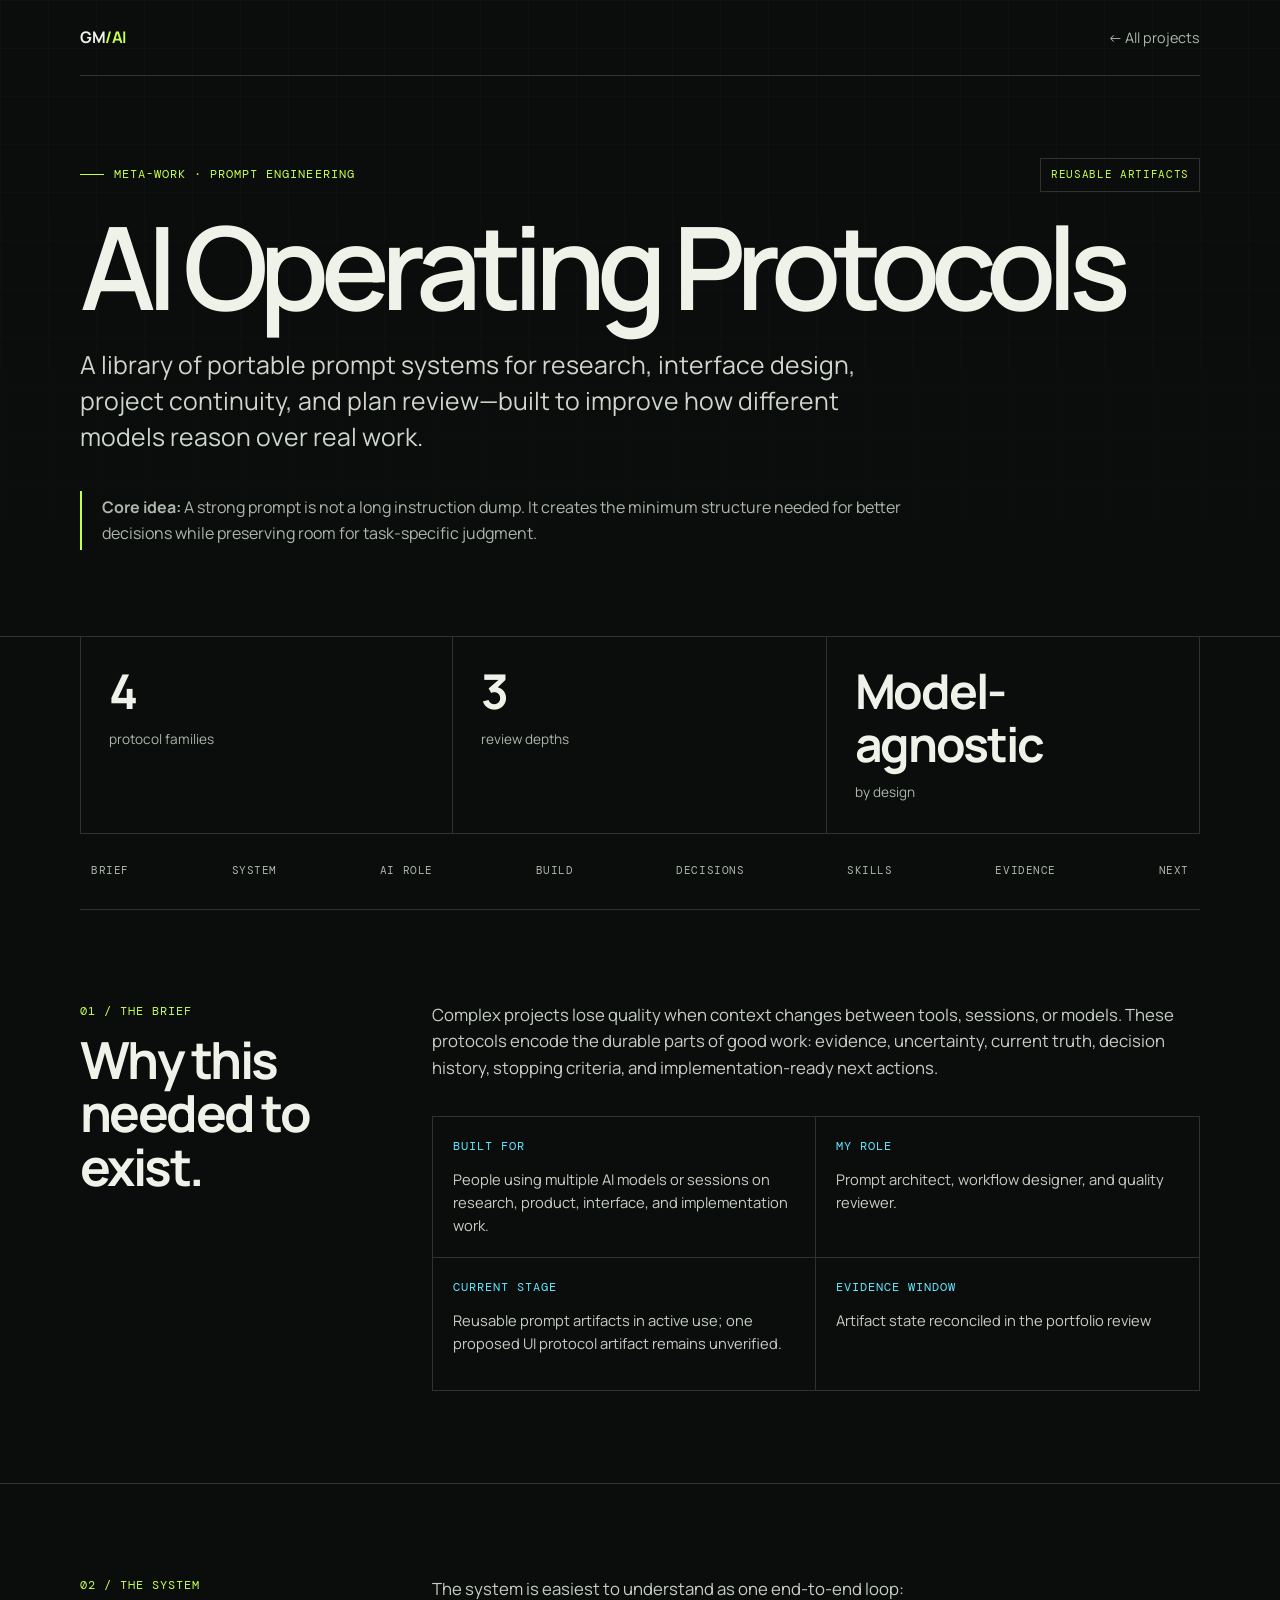
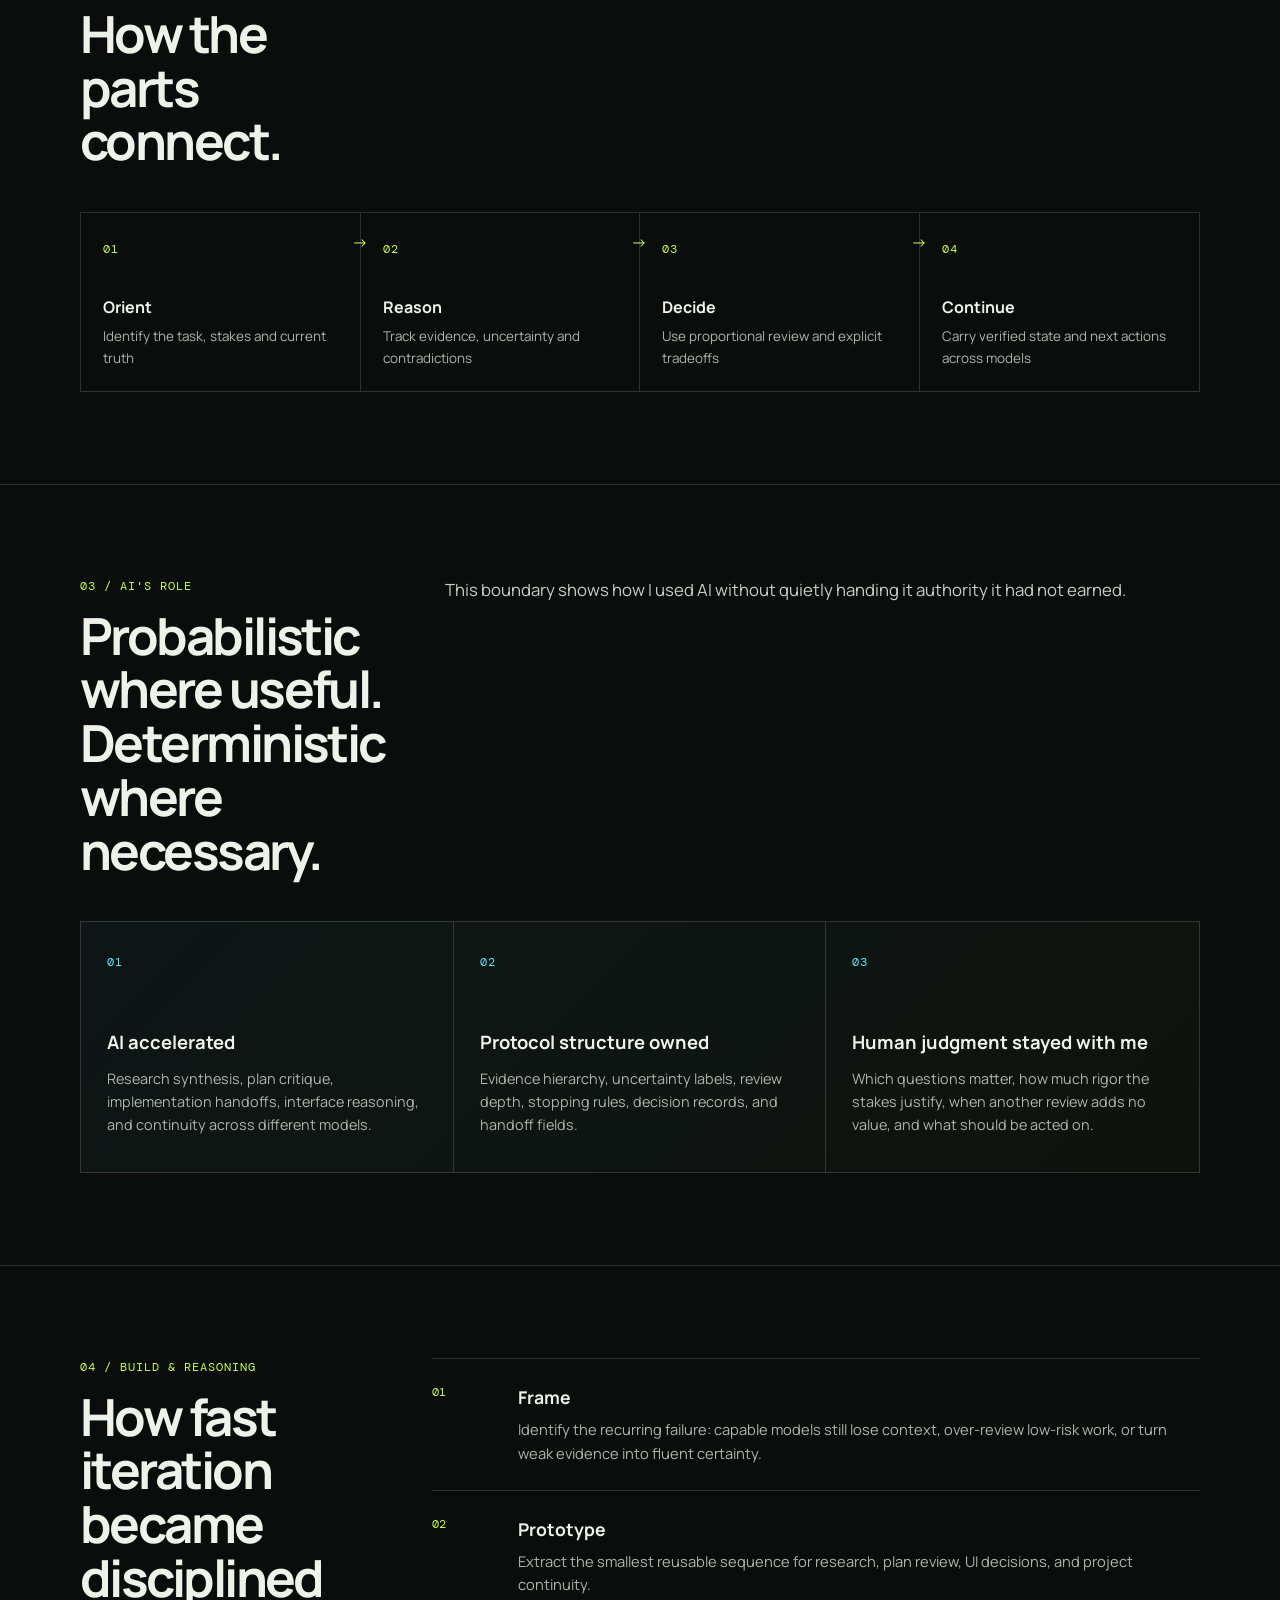
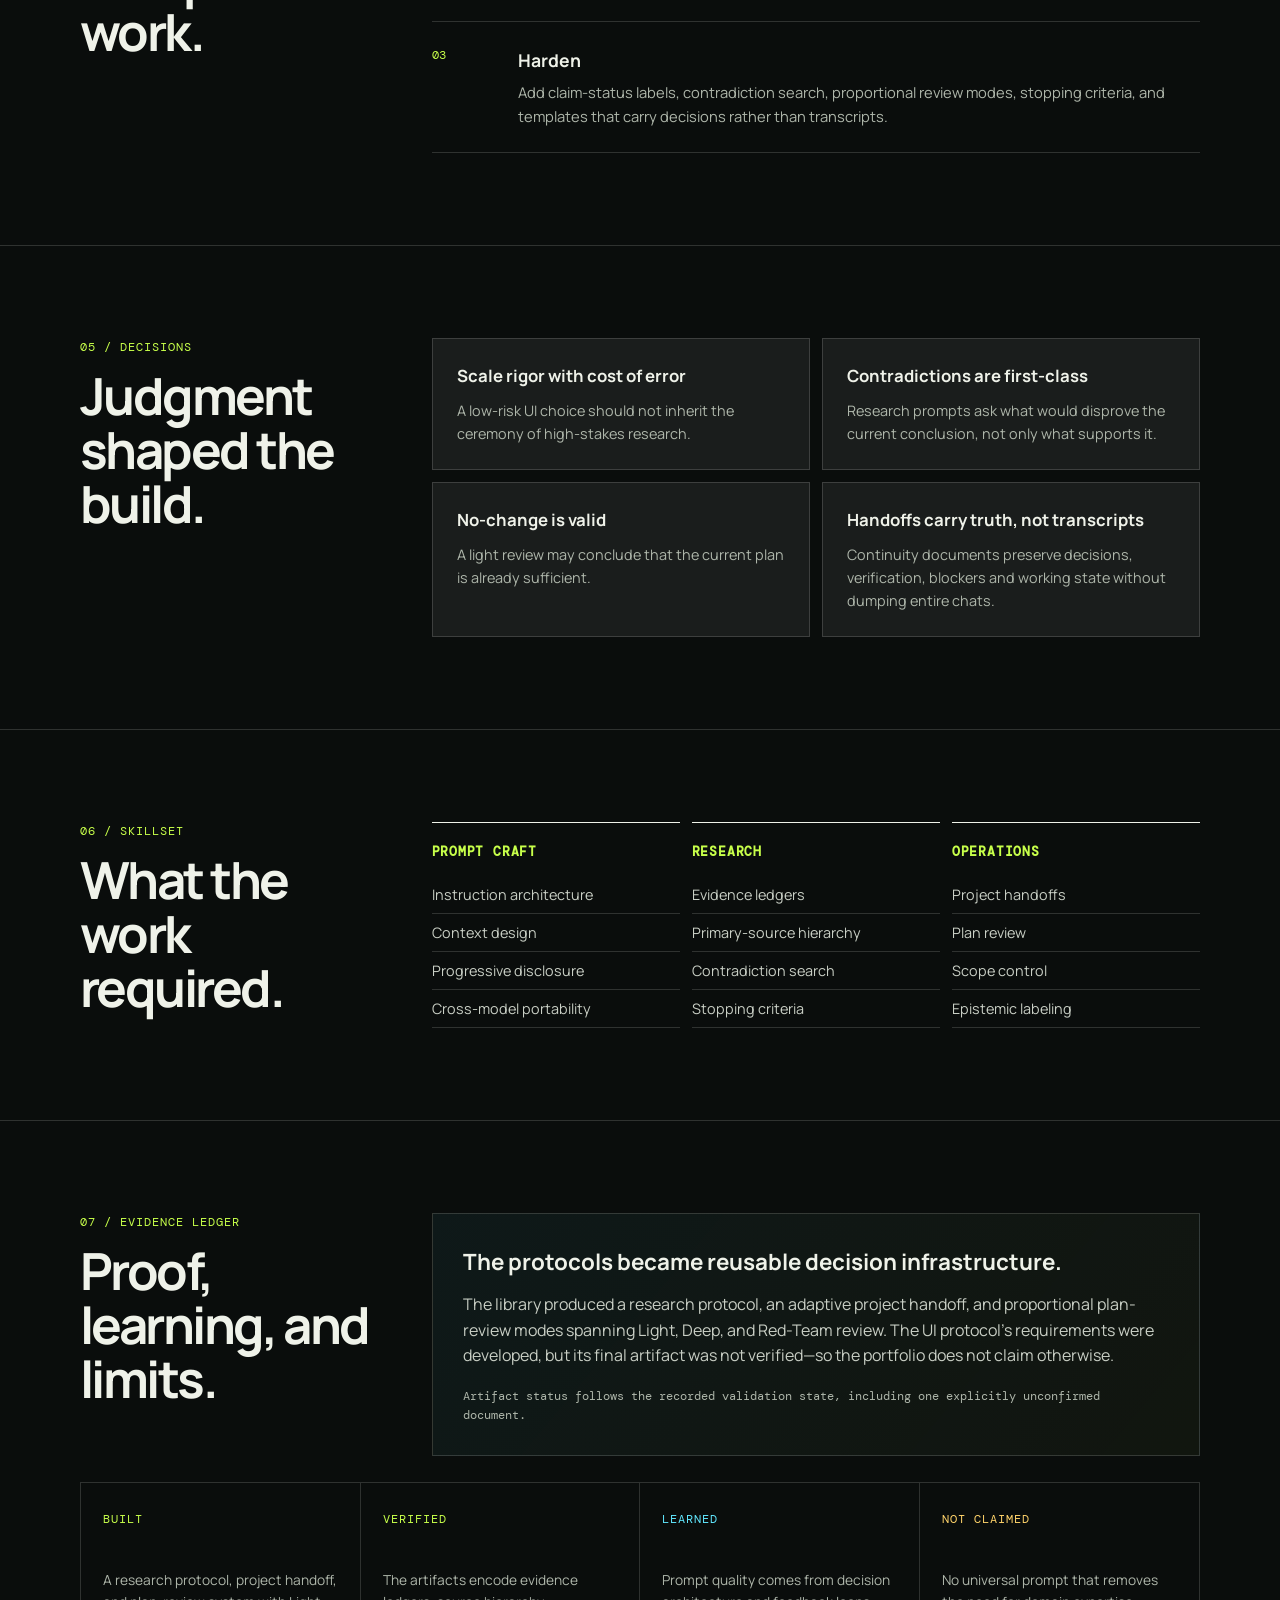
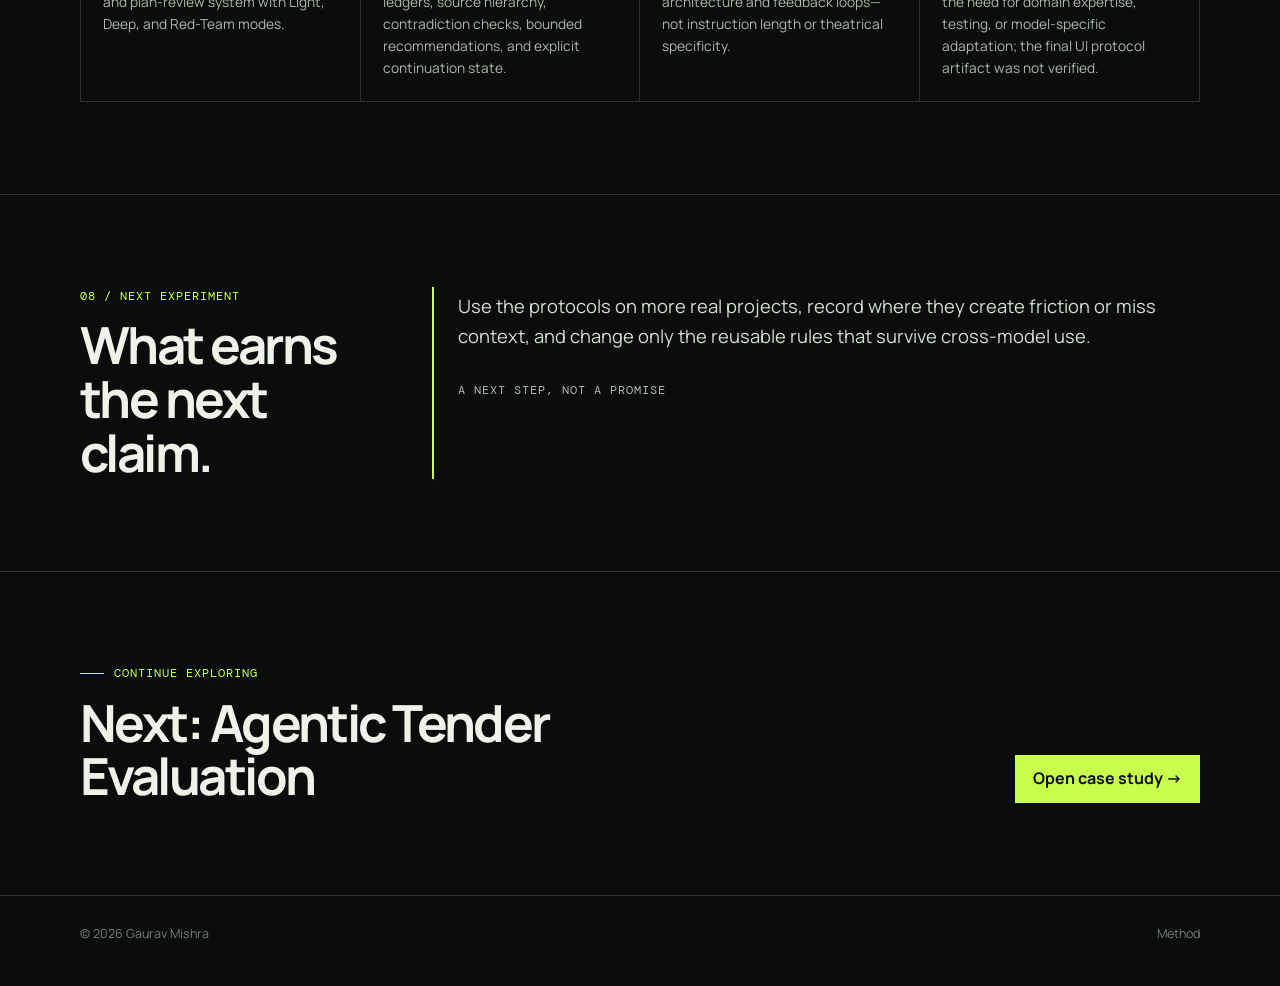
<file: project-ai-operating-protocols.html>
<!doctype html>
<html lang="en"><head><meta charset="utf-8"><meta name="viewport" content="width=device-width,initial-scale=1"><meta name="theme-color" content="#0a0d0c"><meta name="description" content="Portable prompt systems for research, planning and continuity."><title>AI Operating Protocols — Gaurav Mishra</title><link rel="preconnect" href="https://fonts.googleapis.com"><link rel="preconnect" href="https://fonts.gstatic.com" crossorigin><link href="https://fonts.googleapis.com/css2?family=DM+Mono:wght@400;500&family=Manrope:wght@400;500;600;700&display=swap" rel="stylesheet"><link rel="icon" type="image/svg+xml" href="data:image/svg+xml,%3Csvg xmlns='http://www.w3.org/2000/svg' viewBox='0 0 32 32'%3E%3Crect width='32' height='32' rx='7' fill='%230a0d0c'/%3E%3Cpath d='M8 10h16M8 16h10M8 22h16' stroke='%23c7ff4a' stroke-width='3' stroke-linecap='round'/%3E%3Ccircle cx='23' cy='16' r='2' fill='%23c7ff4a'/%3E%3C/svg%3E"><link rel="stylesheet" href="case-study.css?v=20260923-projects10"></head>
<body data-project="ai-operating-protocols"><nav class="shell" aria-label="Project navigation"><a class="mark" href="index.html">GM<span>/AI</span></a><a class="back" href="index.html#work">← All projects</a></nav><main id="project-root"><noscript><section class="shell"><h1>AI Operating Protocols</h1><p>This case study requires JavaScript to display.</p></section></noscript></main><footer><div class="shell footer-row"><span>© 2026 Gaurav Mishra</span><a href="index.html#method">Method</a></div></footer><script src="case-study.js?v=20261012-projects11"></script></body></html>
</file>
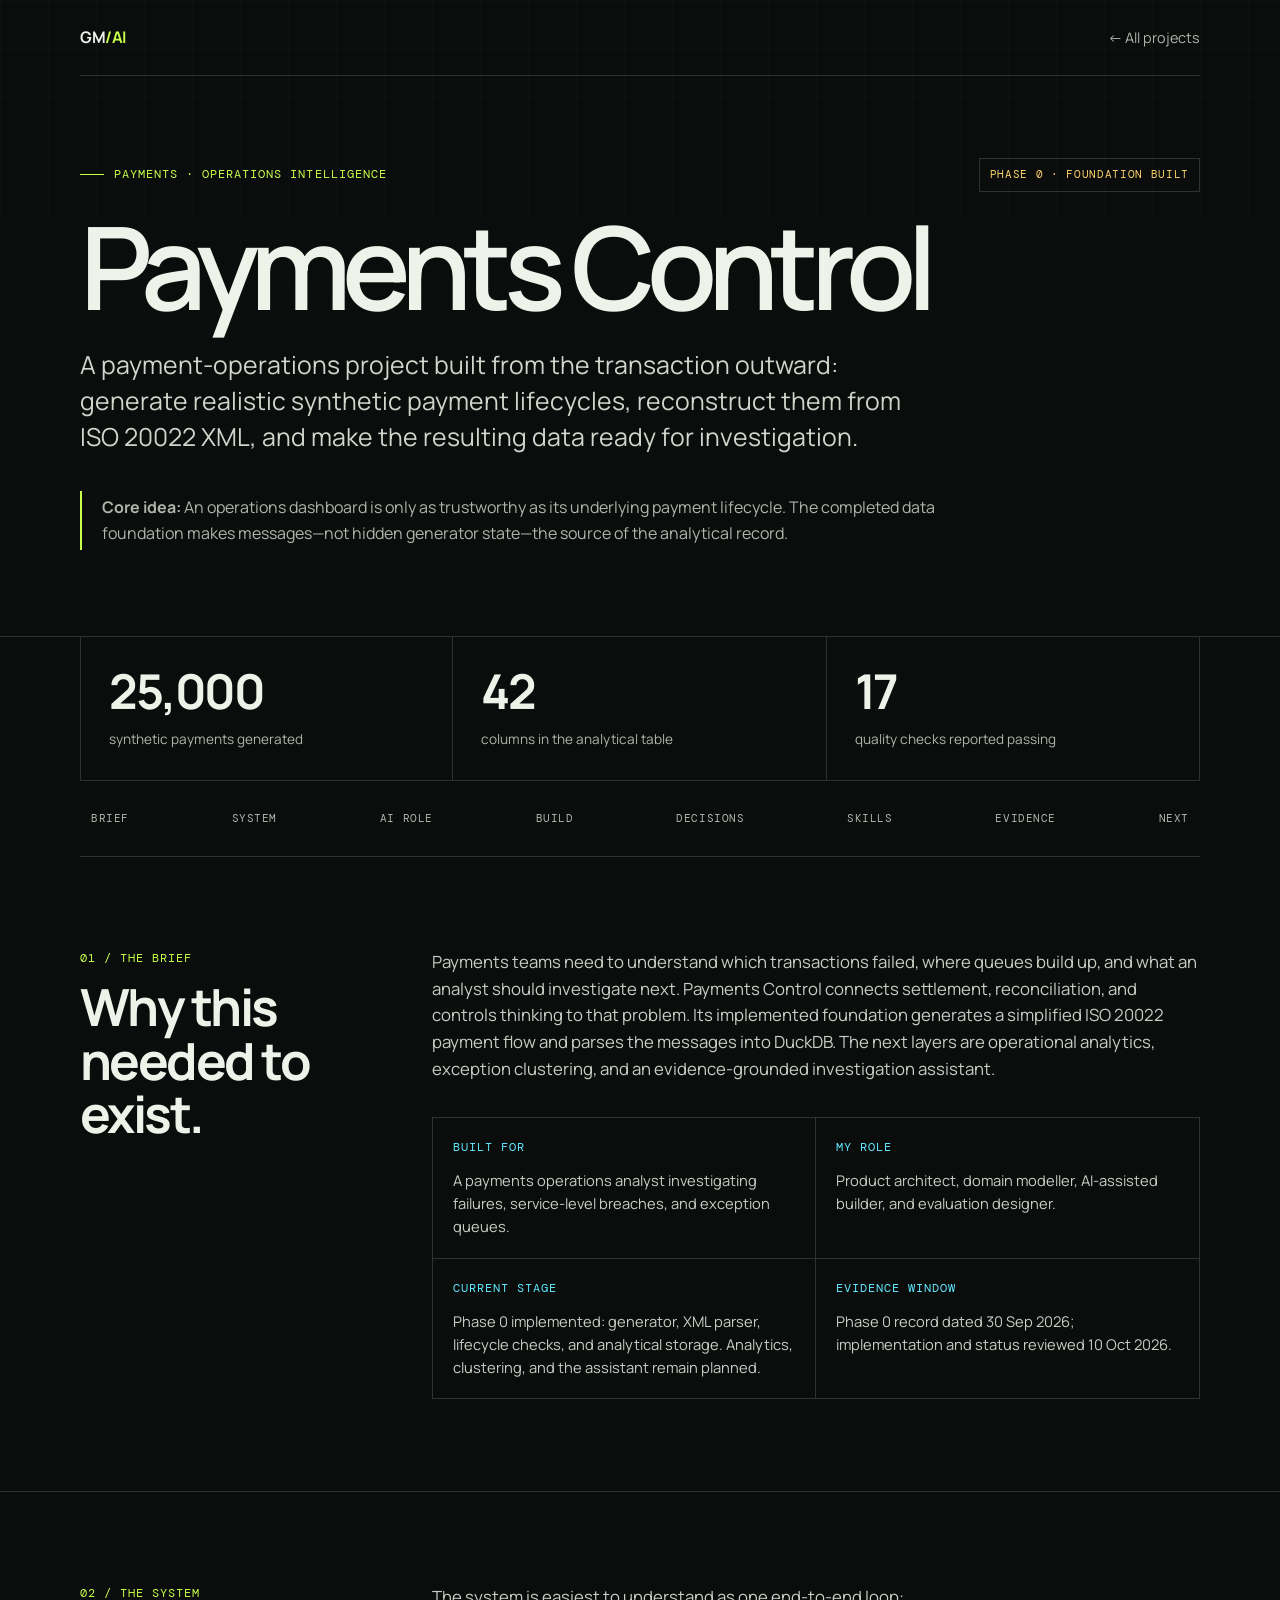
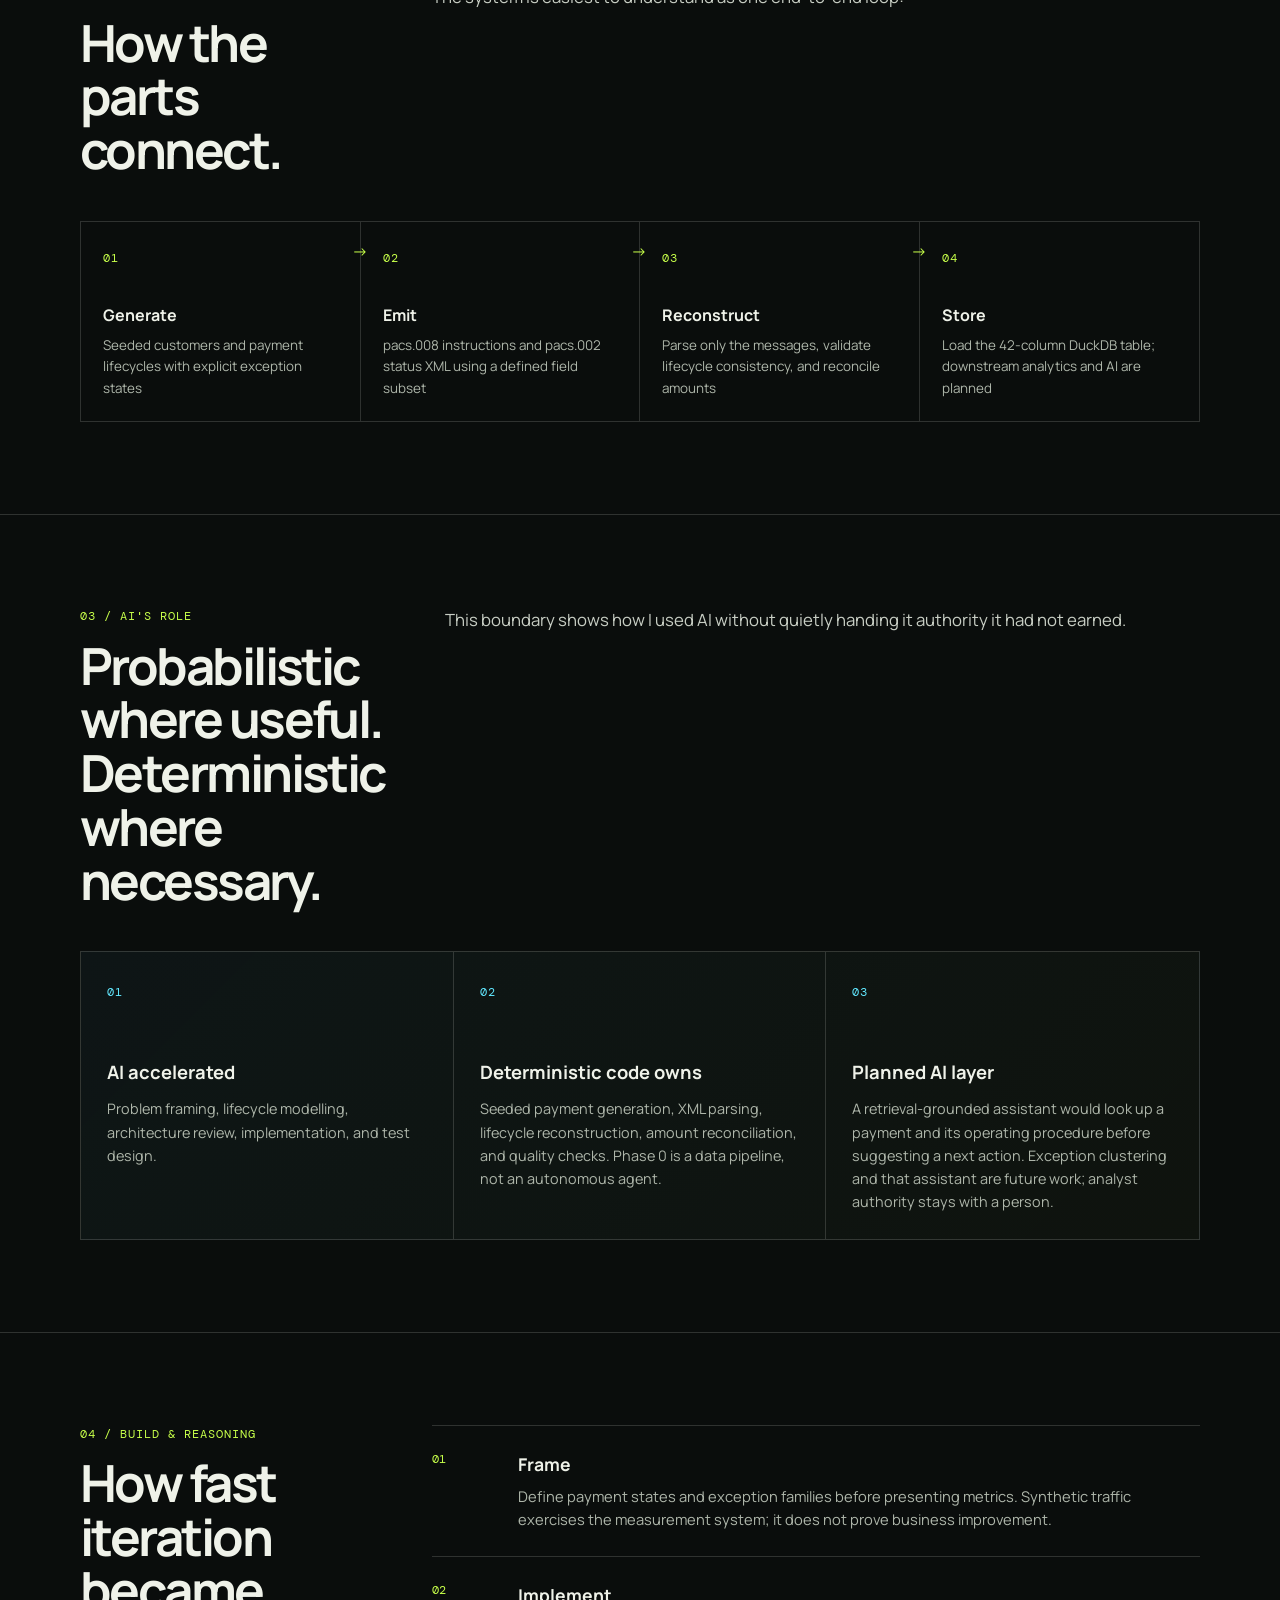
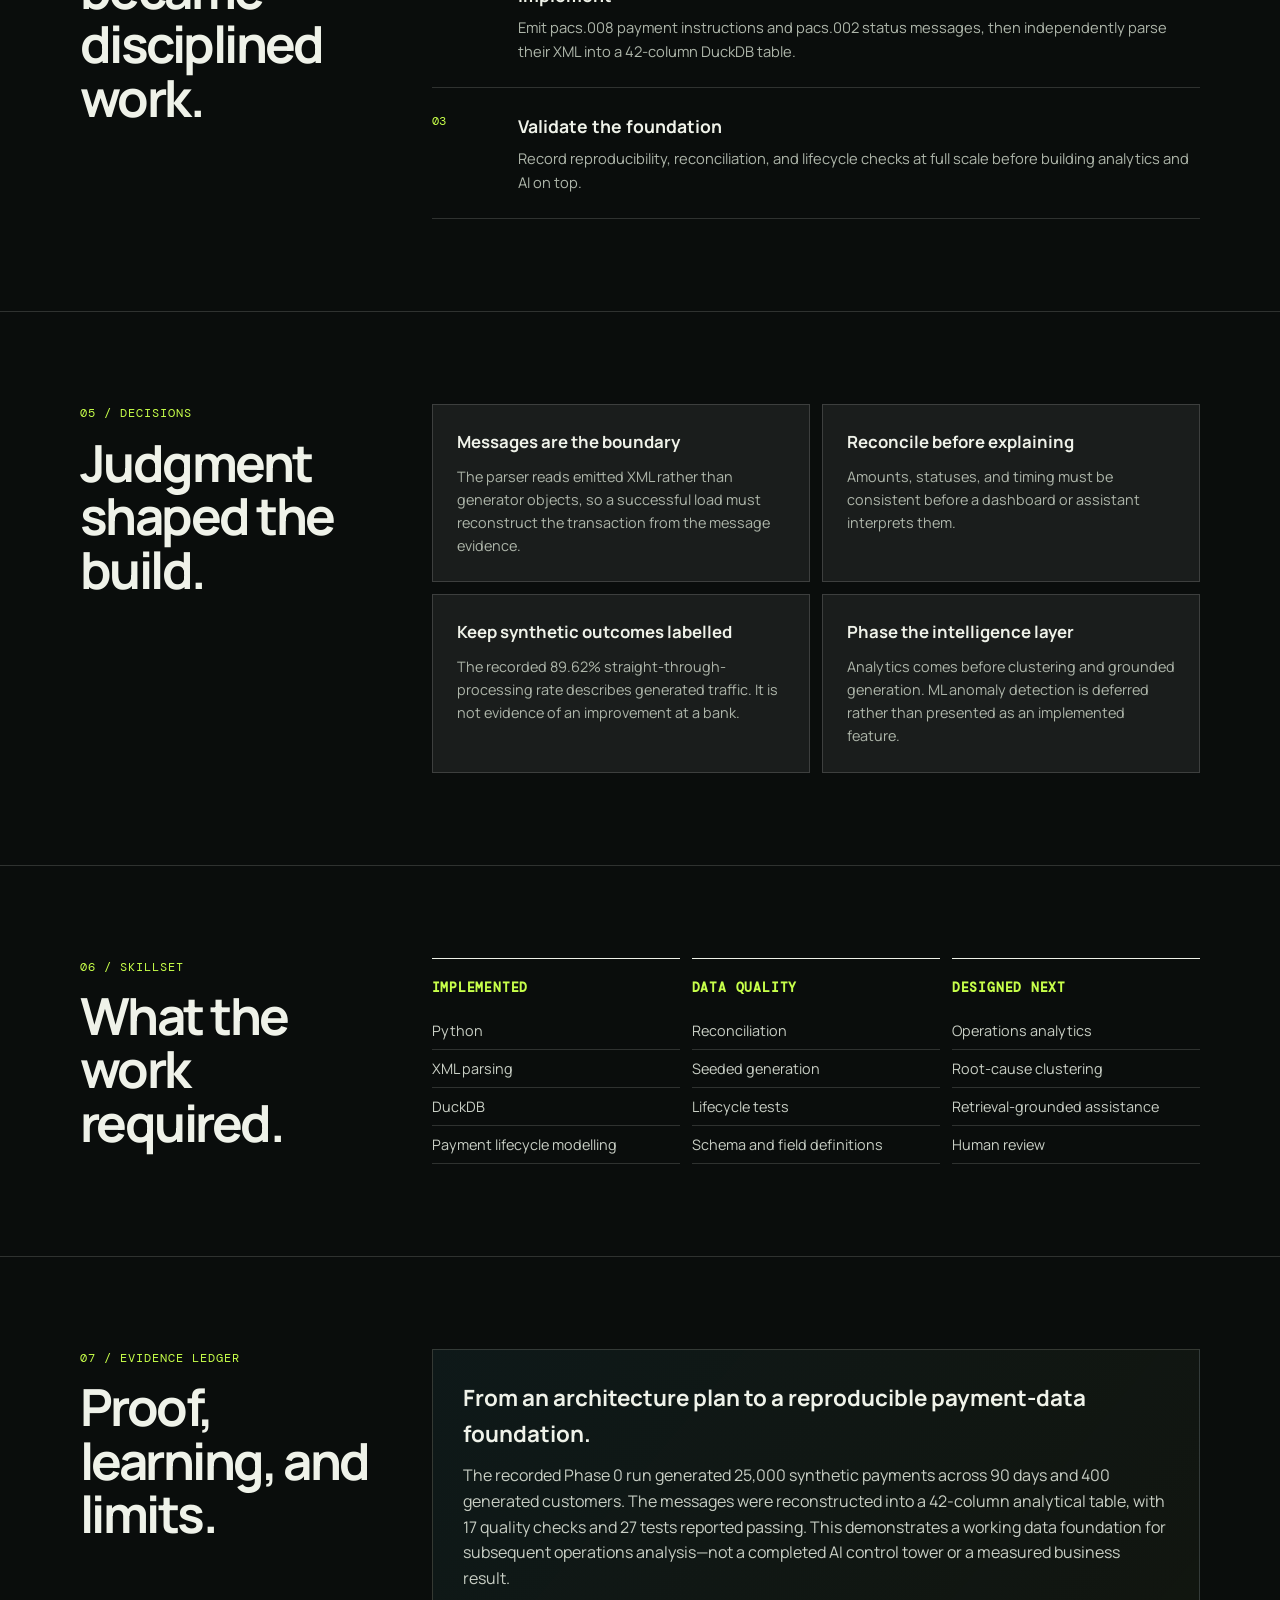
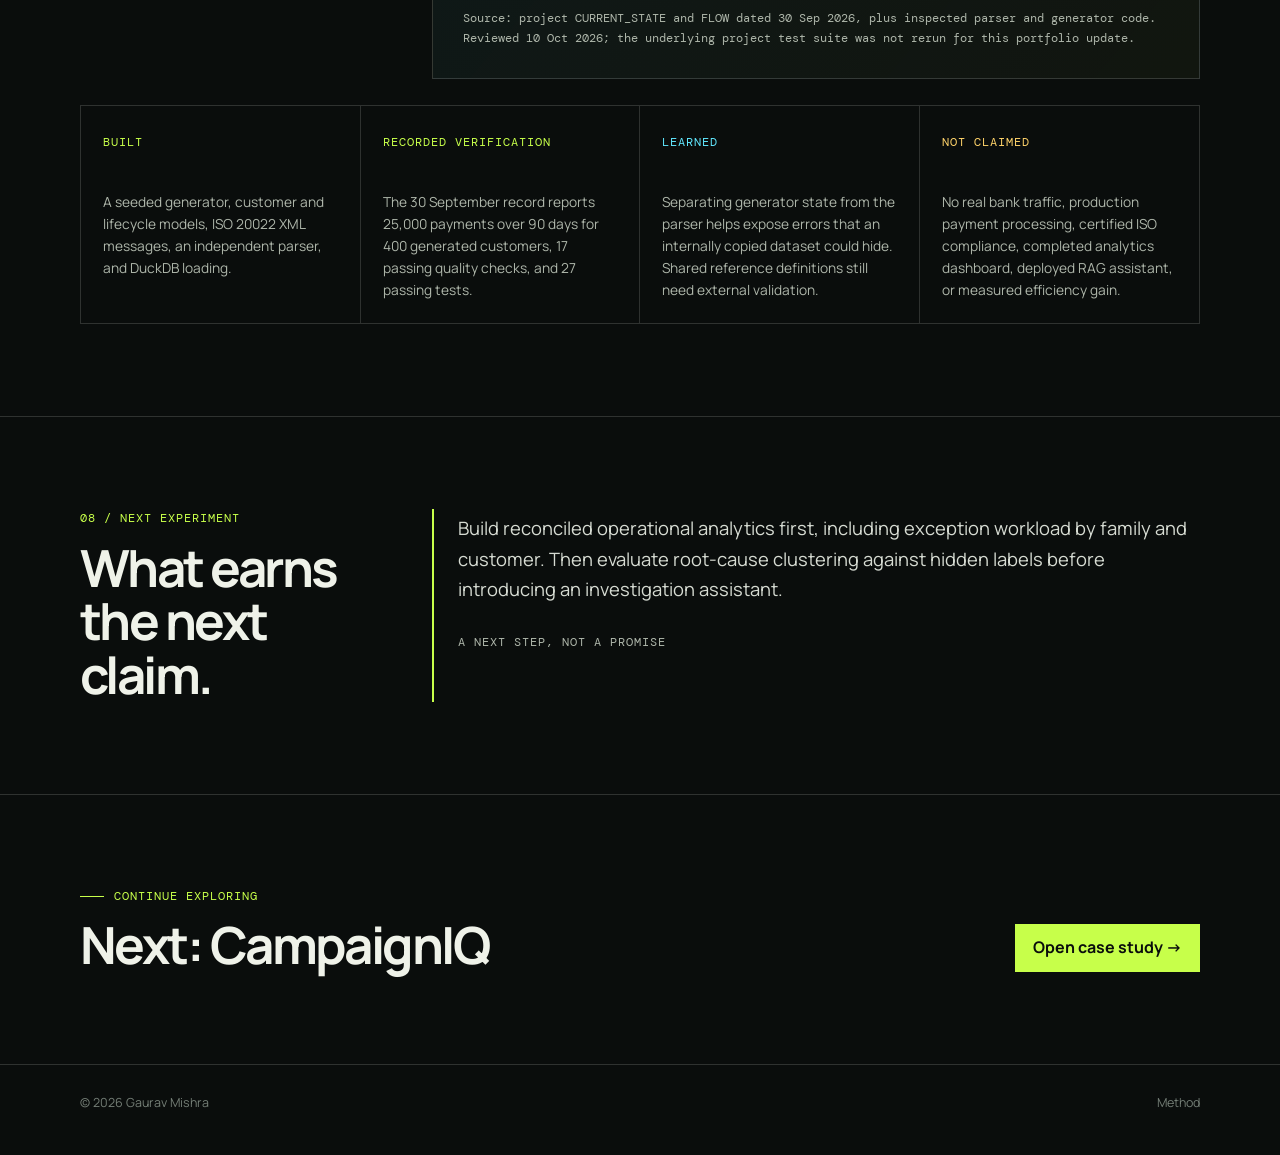
<file: project-ai-payments-operations.html>
<!doctype html>
<html lang="en"><head><meta charset="utf-8"><meta name="viewport" content="width=device-width,initial-scale=1"><meta name="theme-color" content="#0a0d0c"><meta name="description" content="Payments Control: a synthetic ISO 20022 payment-data foundation with lifecycle reconstruction, XML parsing, reconciliation and DuckDB storage."><title>Payments Control — Gaurav Mishra</title><link rel="preconnect" href="https://fonts.googleapis.com"><link rel="preconnect" href="https://fonts.gstatic.com" crossorigin><link href="https://fonts.googleapis.com/css2?family=DM+Mono:wght@400;500&family=Manrope:wght@400;500;600;700&display=swap" rel="stylesheet"><link rel="icon" type="image/svg+xml" href="data:image/svg+xml,%3Csvg xmlns='http://www.w3.org/2000/svg' viewBox='0 0 32 32'%3E%3Crect width='32' height='32' rx='7' fill='%230a0d0c'/%3E%3Cpath d='M8 10h16M8 16h10M8 22h16' stroke='%23c7ff4a' stroke-width='3' stroke-linecap='round'/%3E%3Ccircle cx='23' cy='16' r='2' fill='%23c7ff4a'/%3E%3C/svg%3E"><link rel="stylesheet" href="case-study.css?v=20260923-projects10"></head>
<body data-project="ai-payments-operations"><nav class="shell" aria-label="Project navigation"><a class="mark" href="index.html">GM<span>/AI</span></a><a class="back" href="index.html#work">← All projects</a></nav><main id="project-root"><noscript><section class="shell"><h1>Payments Control</h1><p>A synthetic payment-data foundation with ISO 20022 XML parsing and reconciliation. Analytics, clustering and an investigation assistant are planned next. Enable JavaScript to read the full case study.</p></section></noscript></main><footer><div class="shell footer-row"><span>© 2026 Gaurav Mishra</span><a href="index.html#method">Method</a></div></footer><script src="case-study.js?v=20261012-projects11"></script></body></html>
</file>
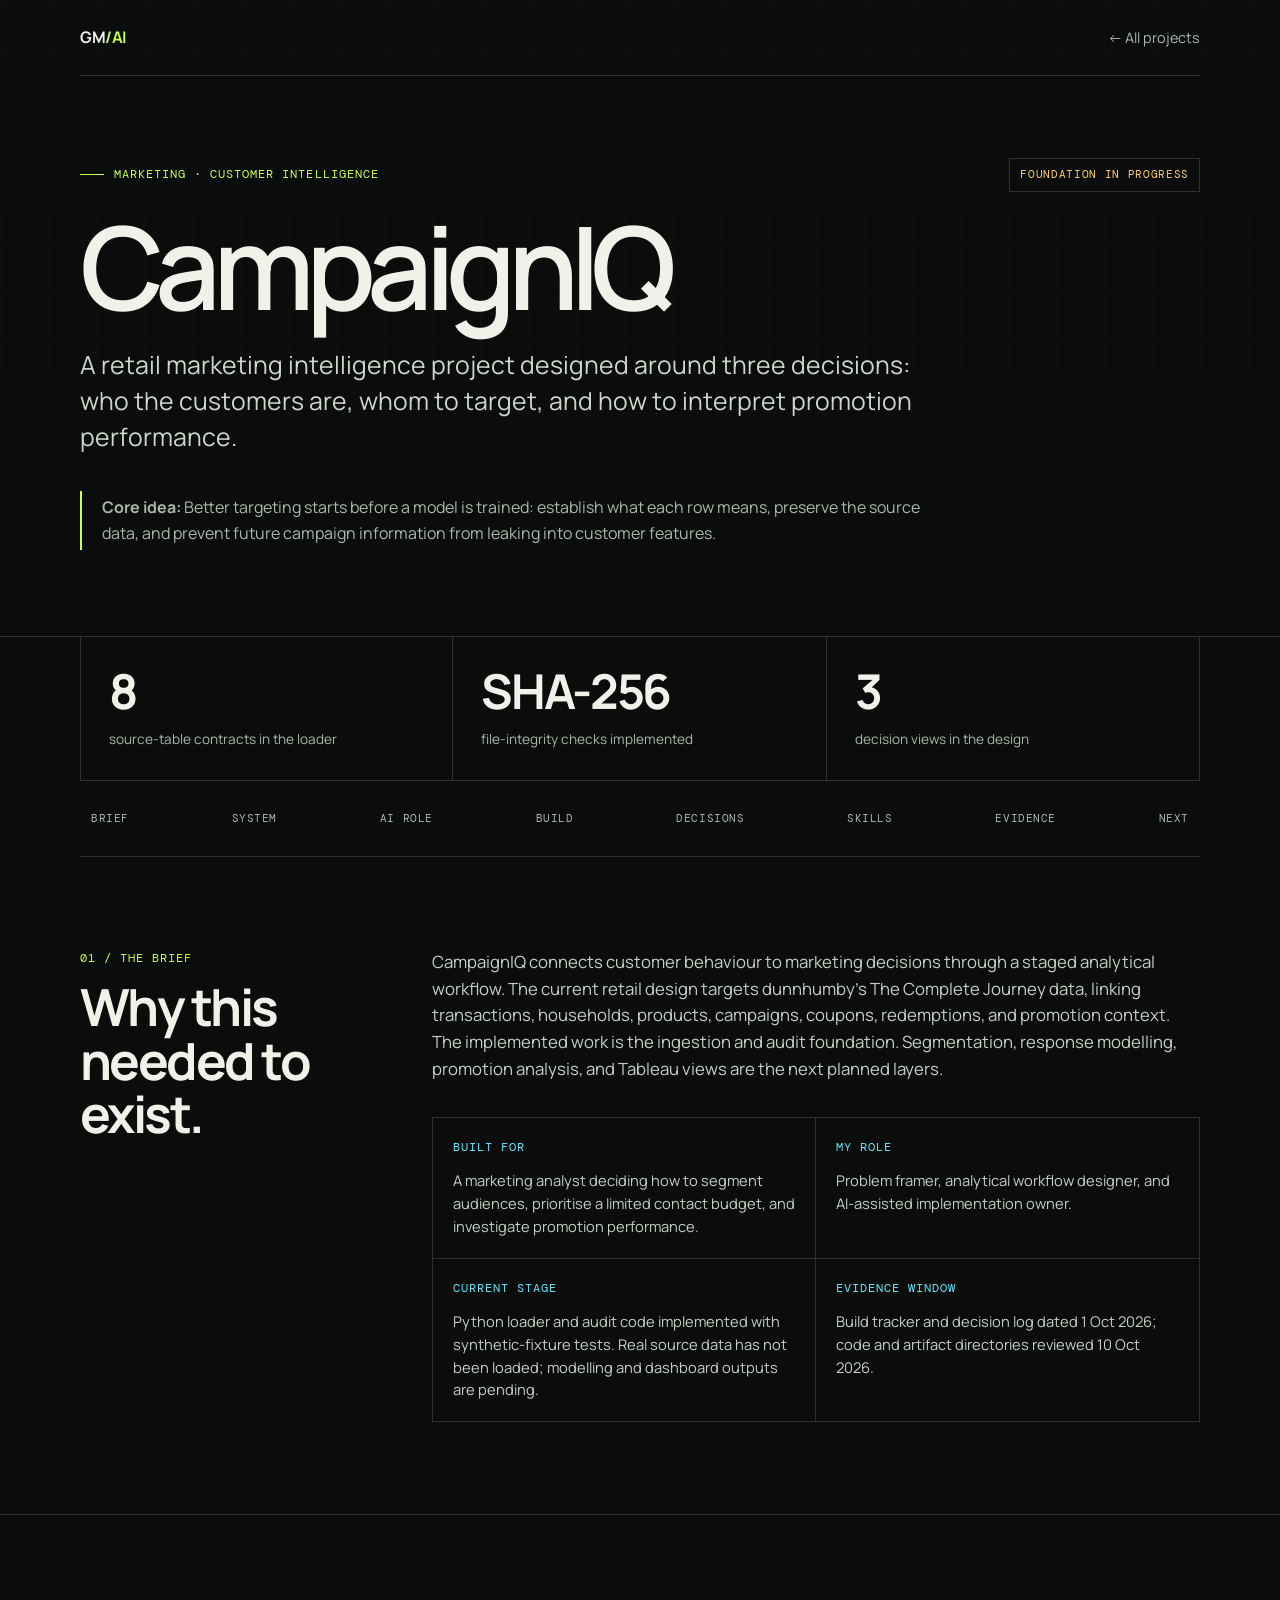
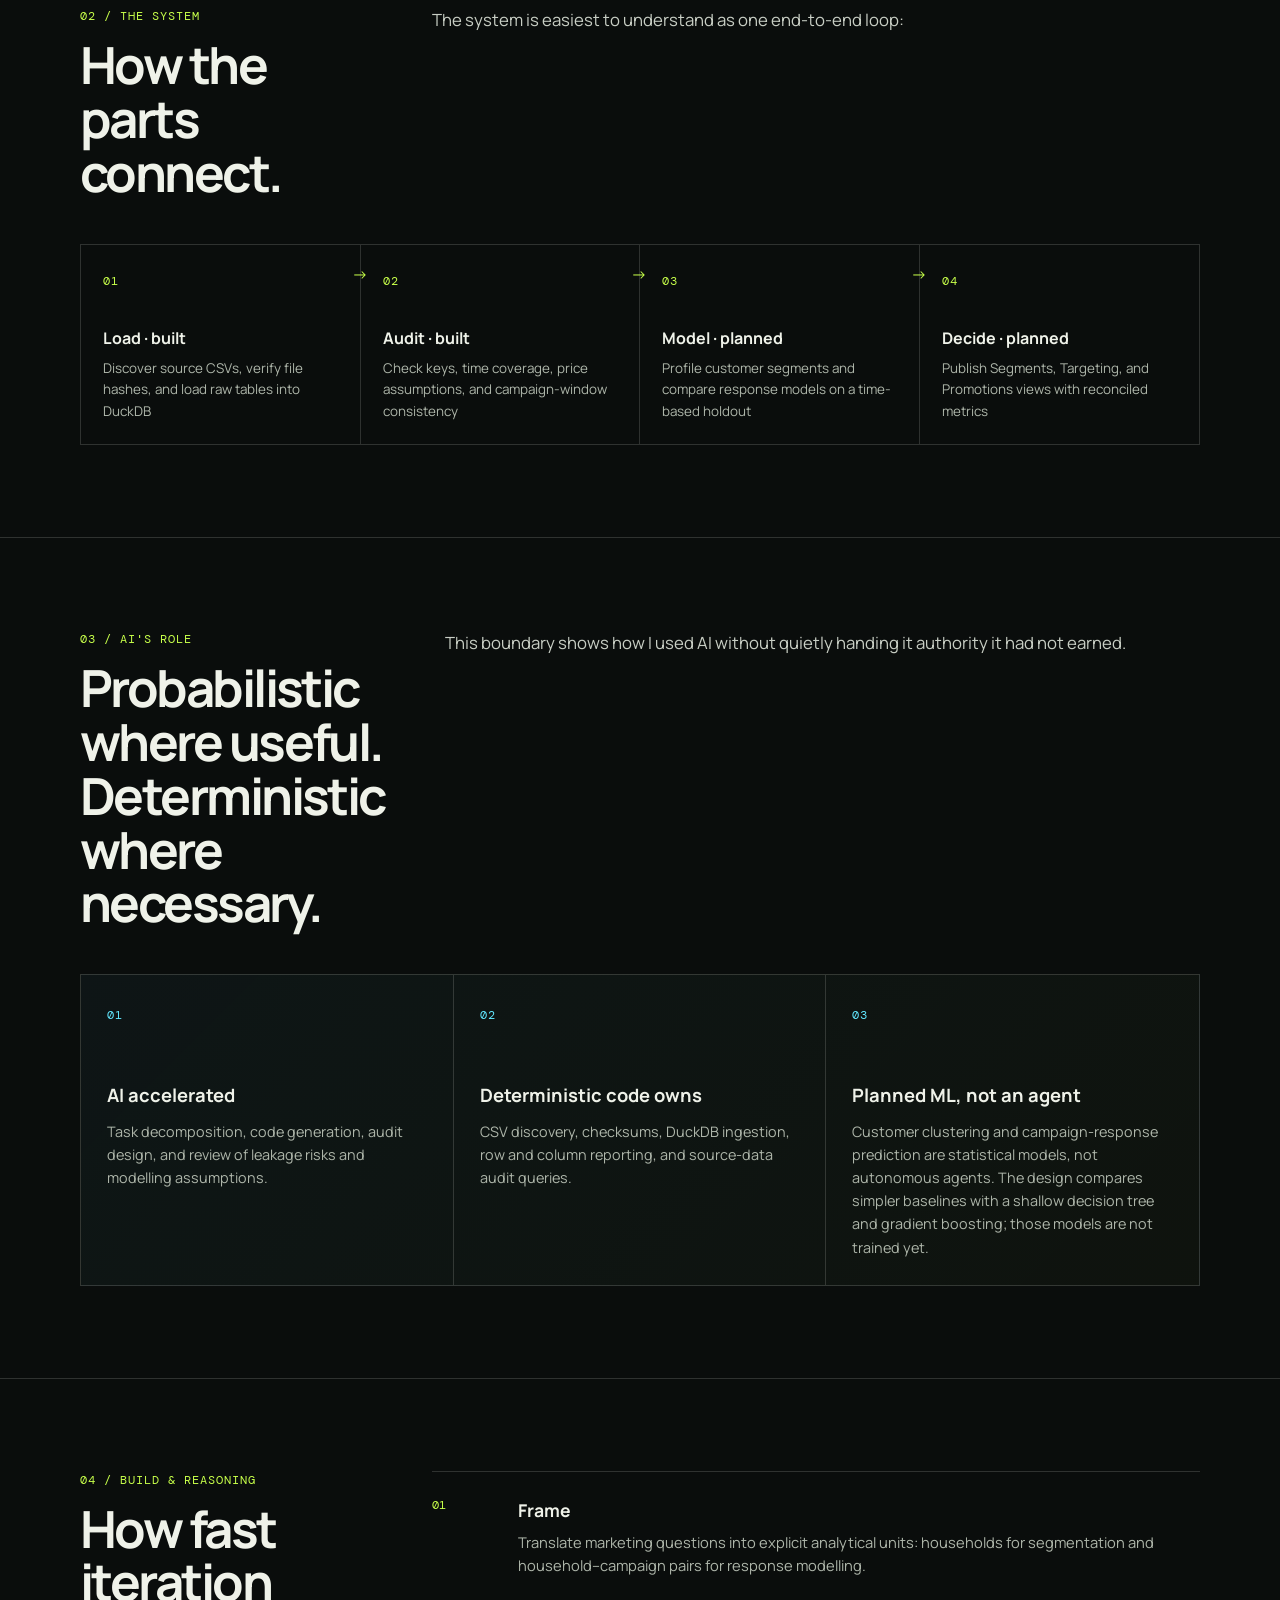
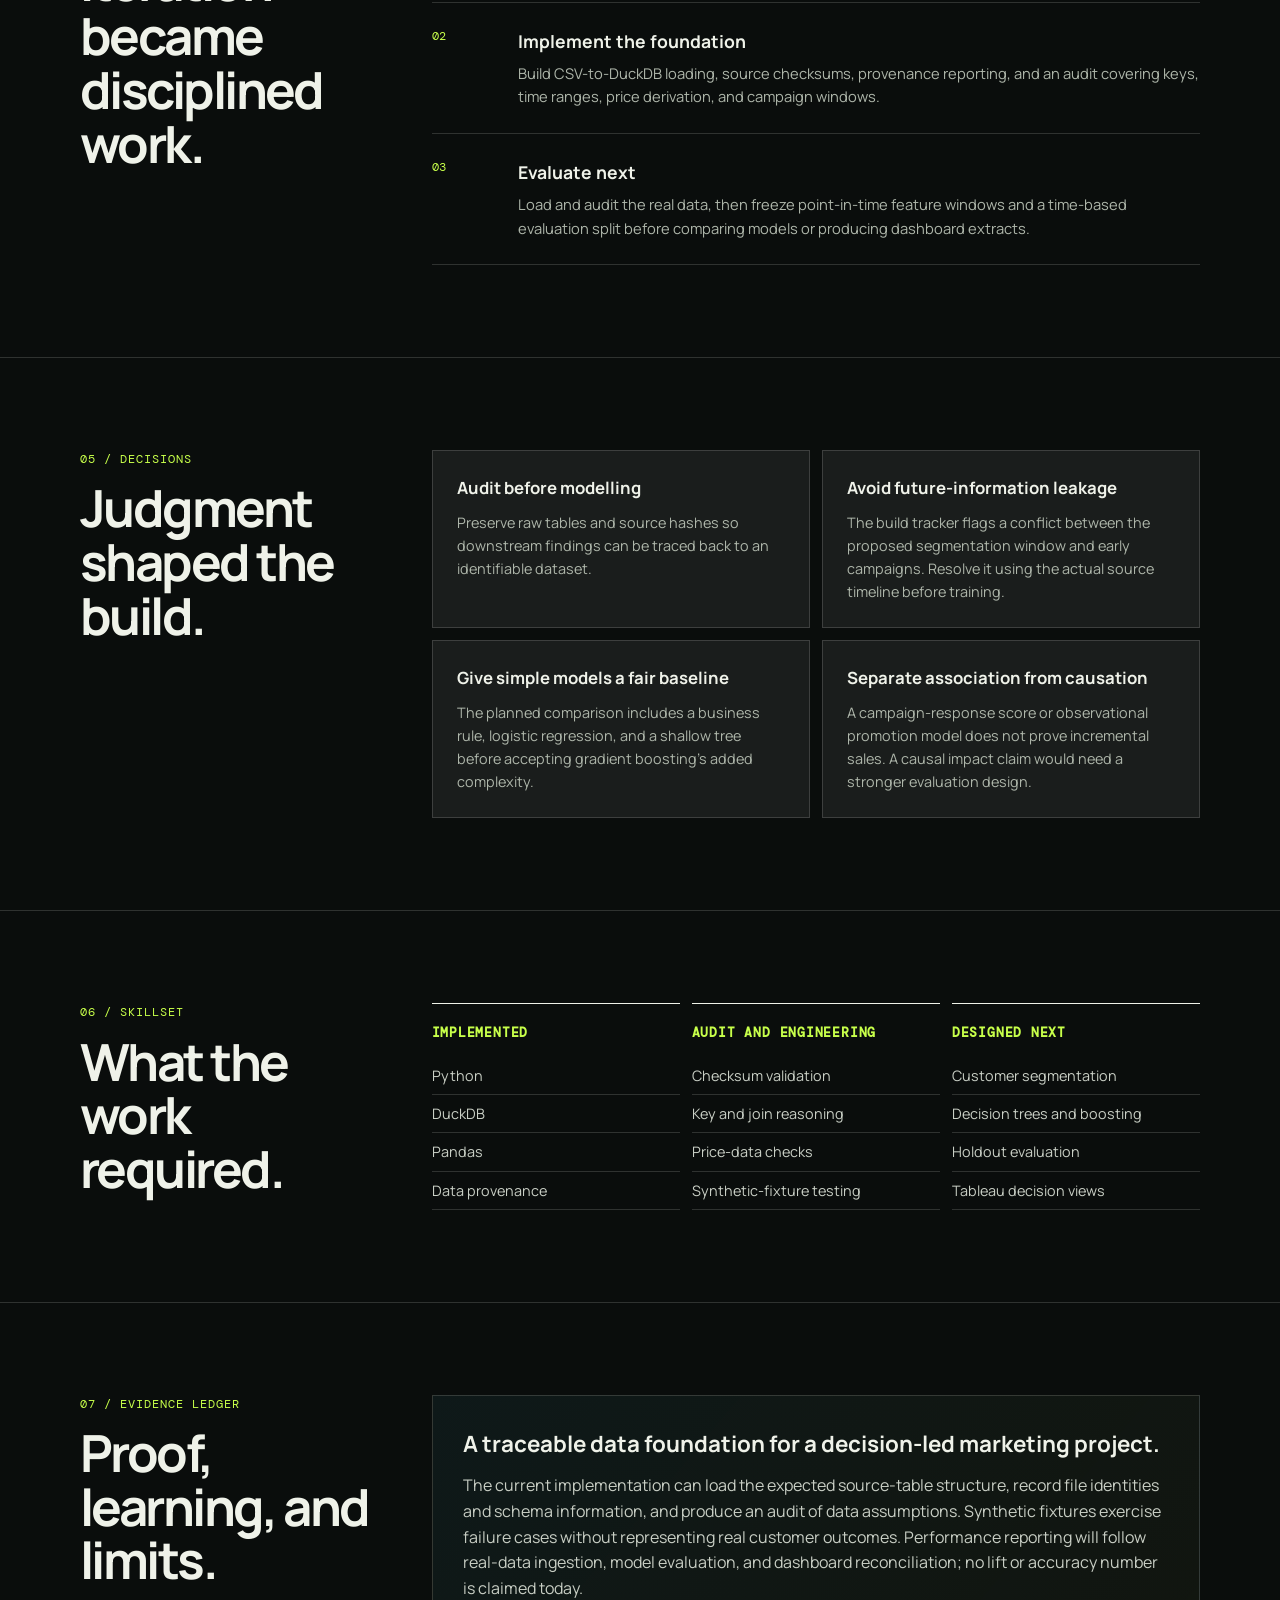
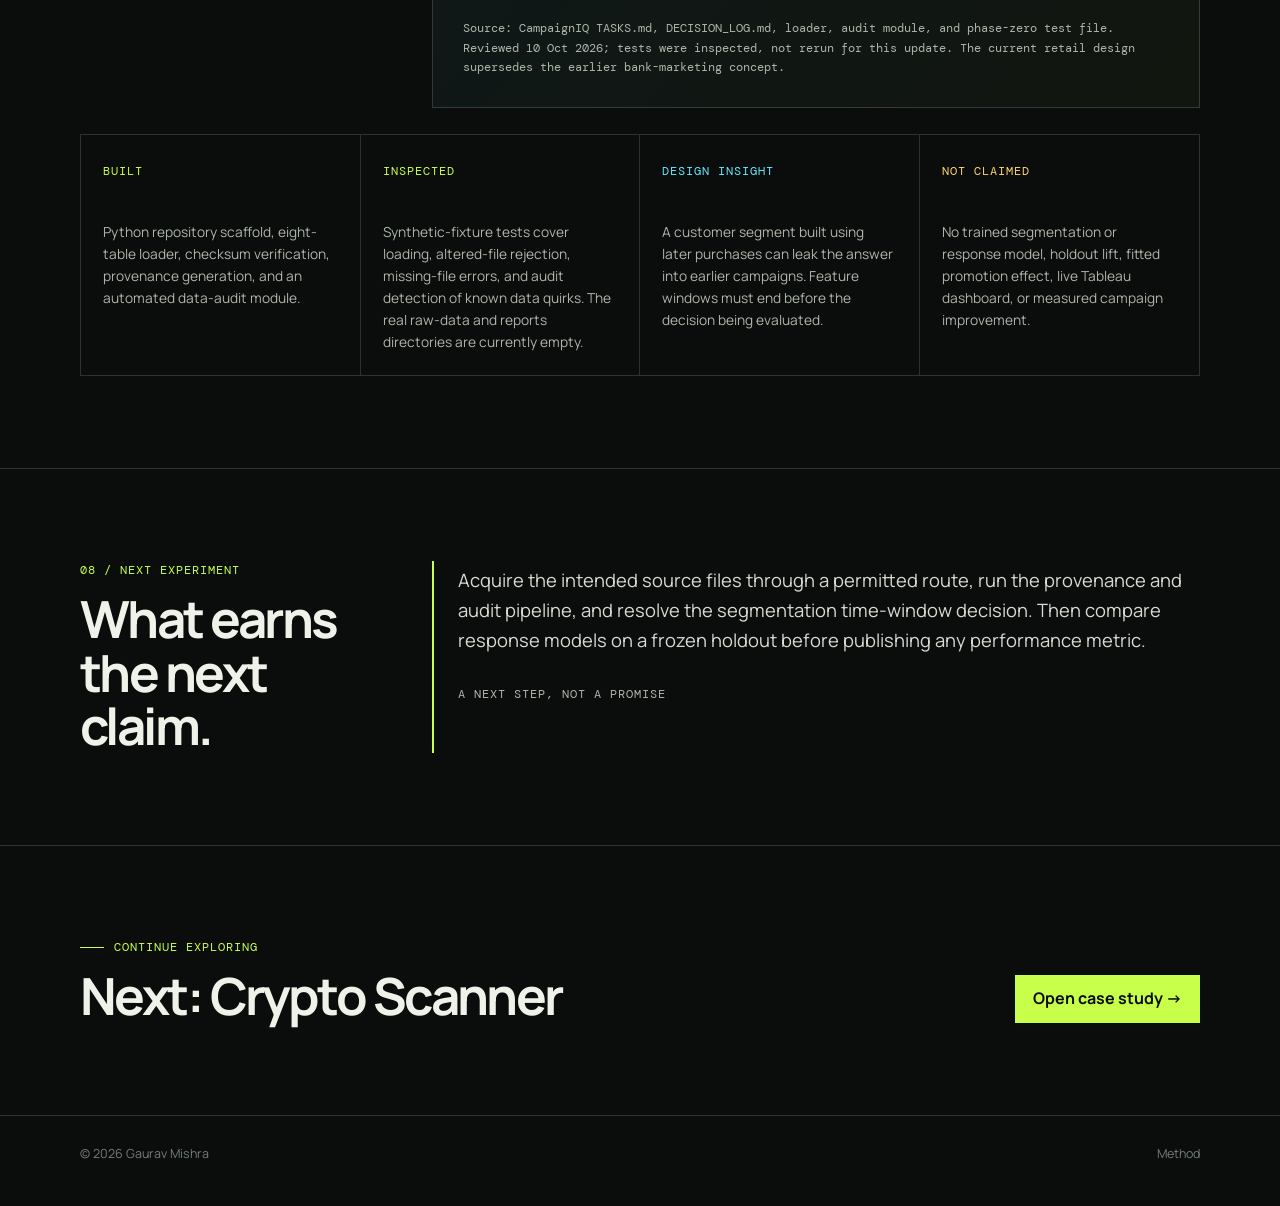
<file: project-campaigniq.html>
<!doctype html>
<html lang="en">
<head>
  <meta charset="utf-8">
  <meta name="viewport" content="width=device-width,initial-scale=1">
  <meta name="theme-color" content="#0a0d0c">
  <meta name="description" content="CampaignIQ: a retail marketing intelligence project with a Python and DuckDB data-audit foundation, designed for customer segmentation, campaign targeting and promotion analysis.">
  <title>CampaignIQ — Gaurav Mishra</title>
  <link rel="preconnect" href="https://fonts.googleapis.com">
  <link rel="preconnect" href="https://fonts.gstatic.com" crossorigin>
  <link href="https://fonts.googleapis.com/css2?family=DM+Mono:wght@400;500&family=Manrope:wght@400;500;600;700&display=swap" rel="stylesheet">
  <link rel="icon" type="image/svg+xml" href="data:image/svg+xml,%3Csvg xmlns='http://www.w3.org/2000/svg' viewBox='0 0 32 32'%3E%3Crect width='32' height='32' rx='7' fill='%230a0d0c'/%3E%3Cpath d='M8 10h16M8 16h10M8 22h16' stroke='%23c7ff4a' stroke-width='3' stroke-linecap='round'/%3E%3Ccircle cx='23' cy='16' r='2' fill='%23c7ff4a'/%3E%3C/svg%3E">
  <link rel="stylesheet" href="case-study.css?v=20260923-projects10">
</head>
<body data-project="campaigniq">
  <nav class="shell" aria-label="Project navigation"><a class="mark" href="index.html">GM<span>/AI</span></a><a class="back" href="index.html#work">← All projects</a></nav>
  <main id="project-root"><noscript><section class="shell"><h1>CampaignIQ</h1><p>A retail marketing intelligence project with data-loading and audit code implemented. Customer segmentation, response modelling and dashboard views are planned. Enable JavaScript to read the full case study.</p></section></noscript></main>
  <footer><div class="shell footer-row"><span>© 2026 Gaurav Mishra</span><a href="index.html#method">Method</a></div></footer>
  <script src="case-study.js?v=20261012-projects11"></script>
</body>
</html>
</file>
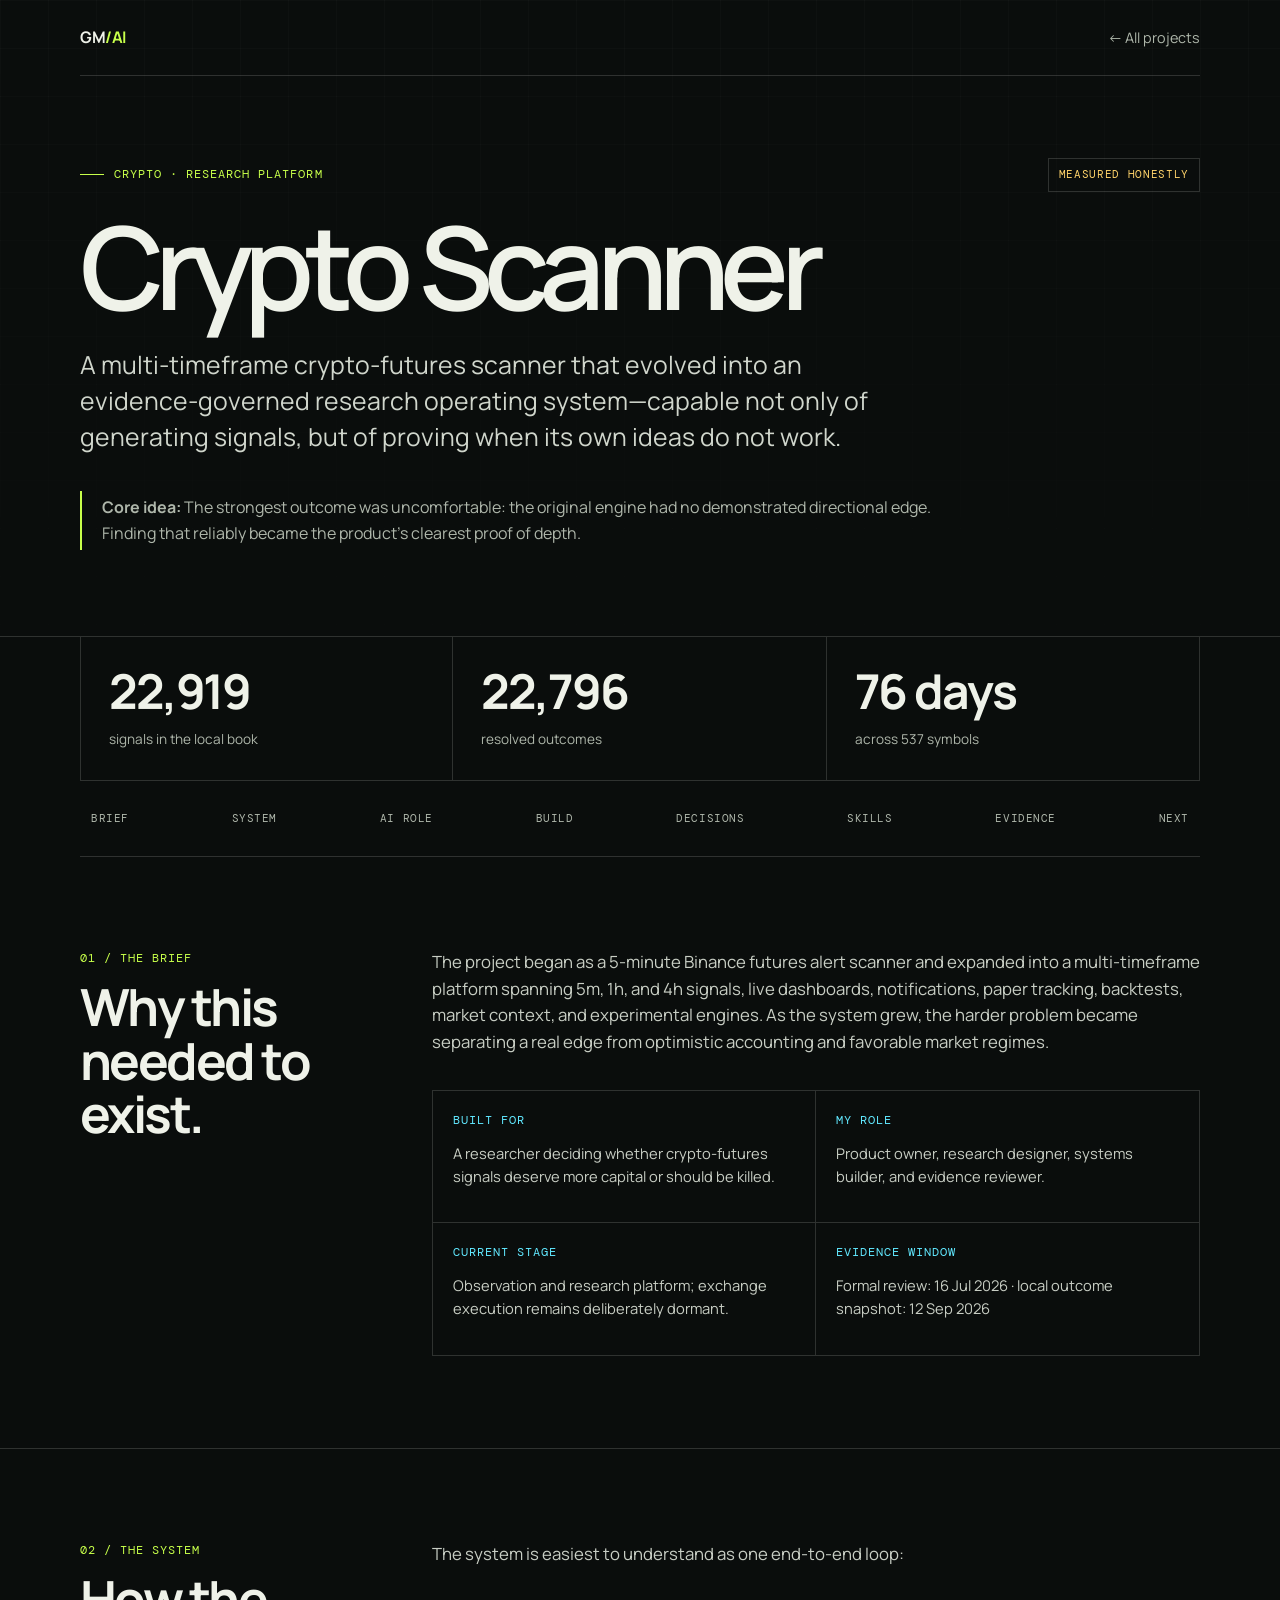
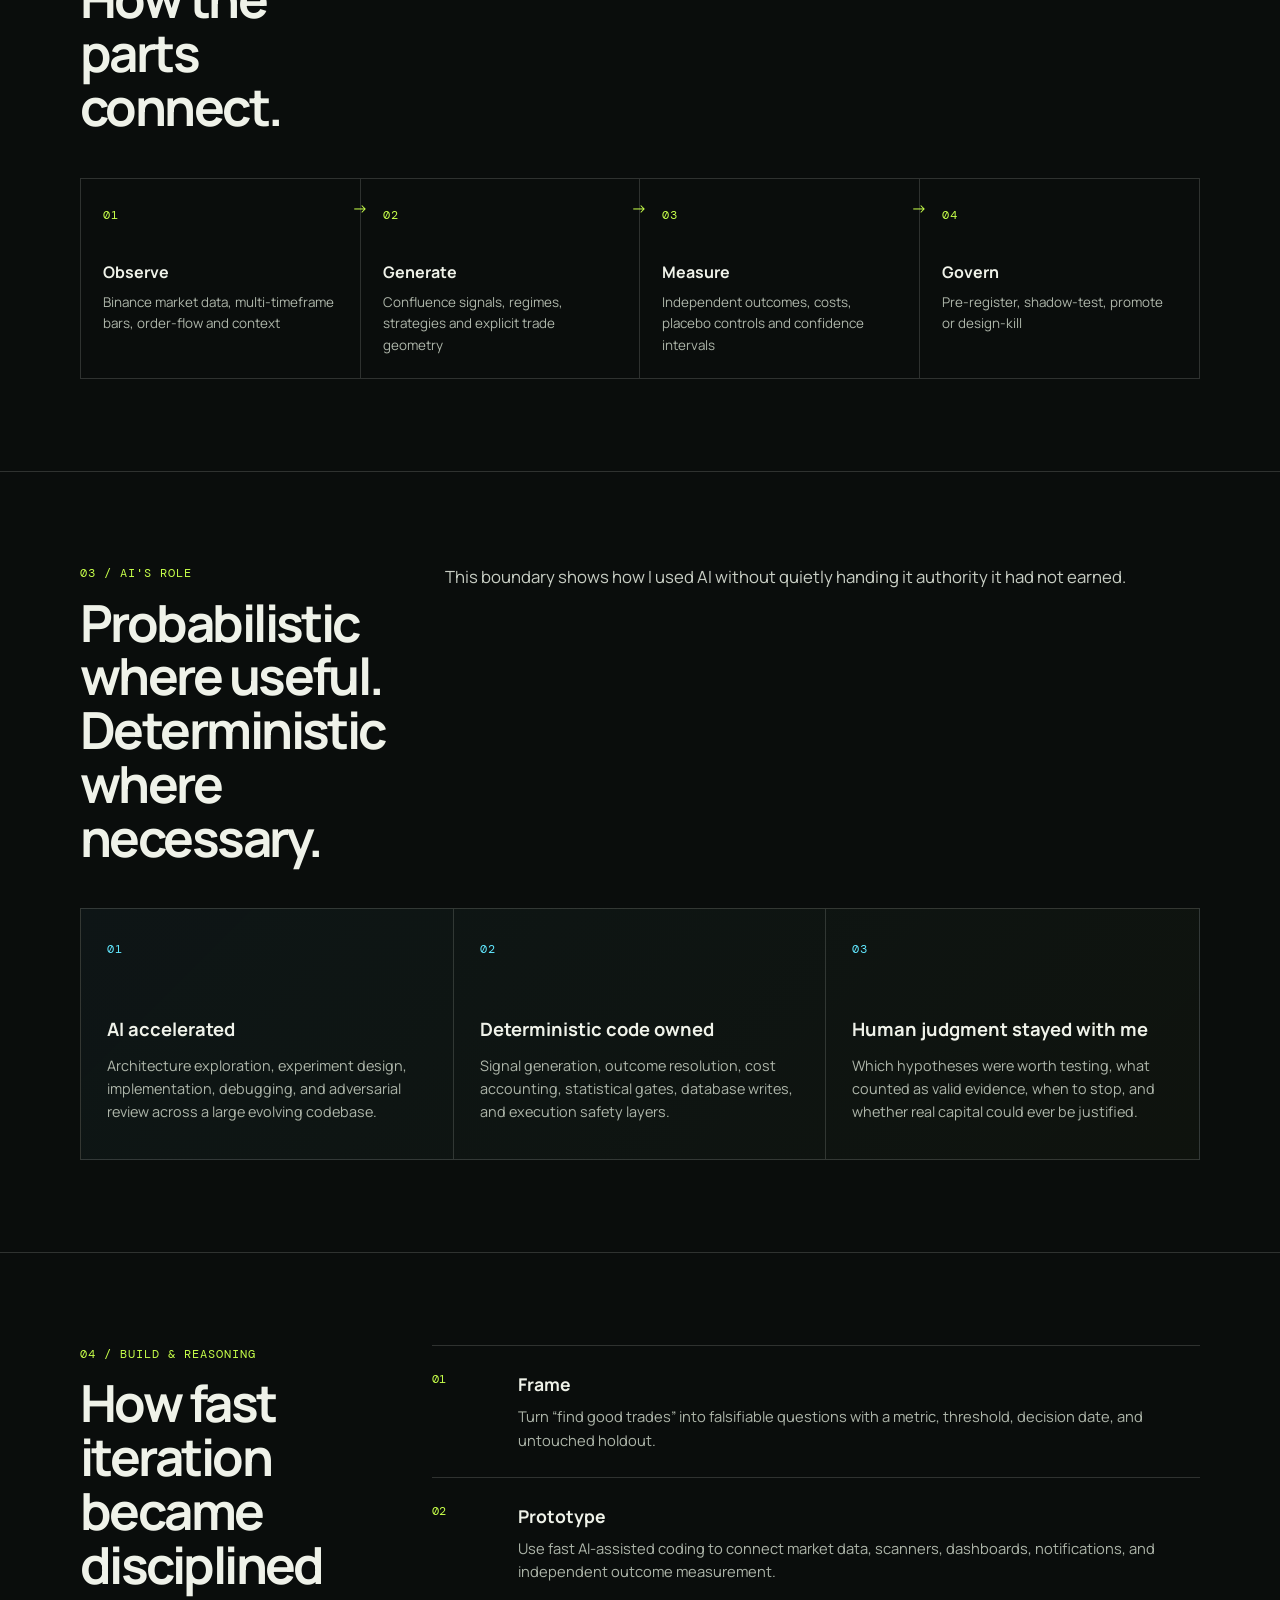
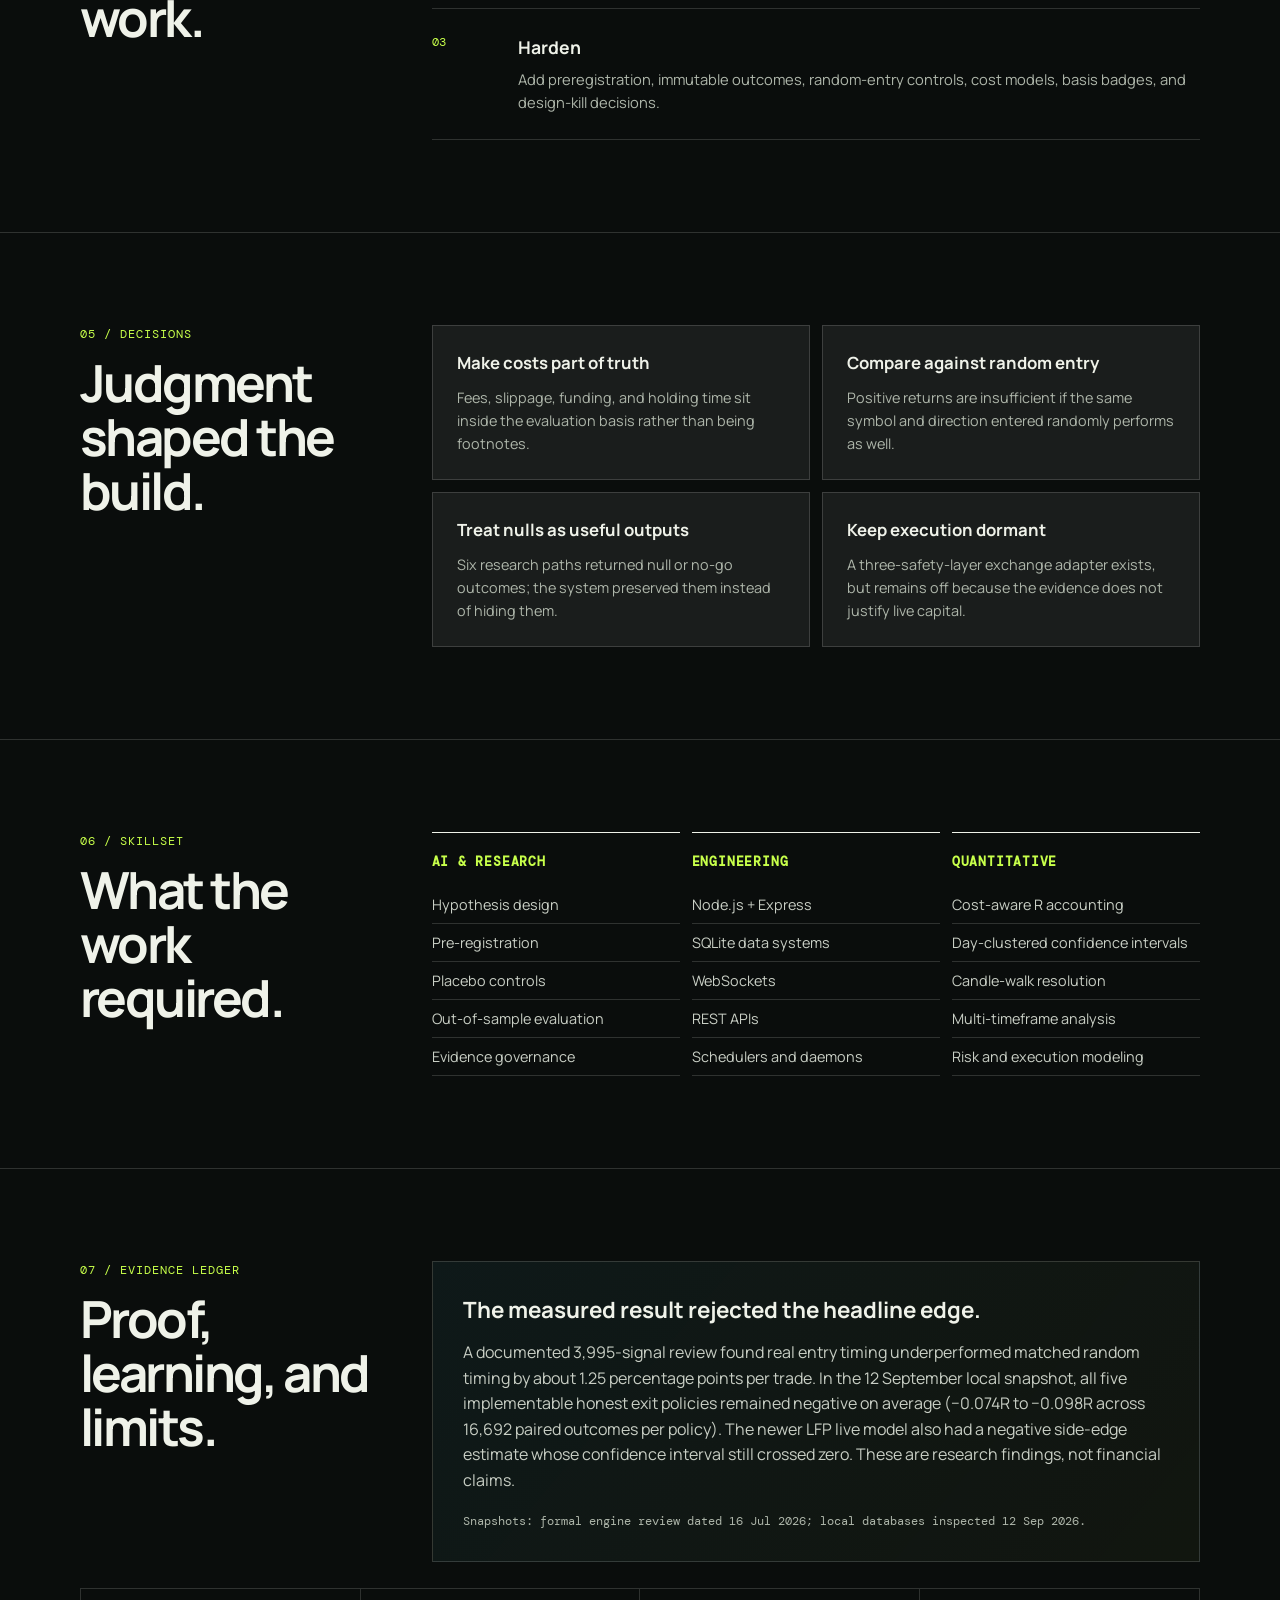
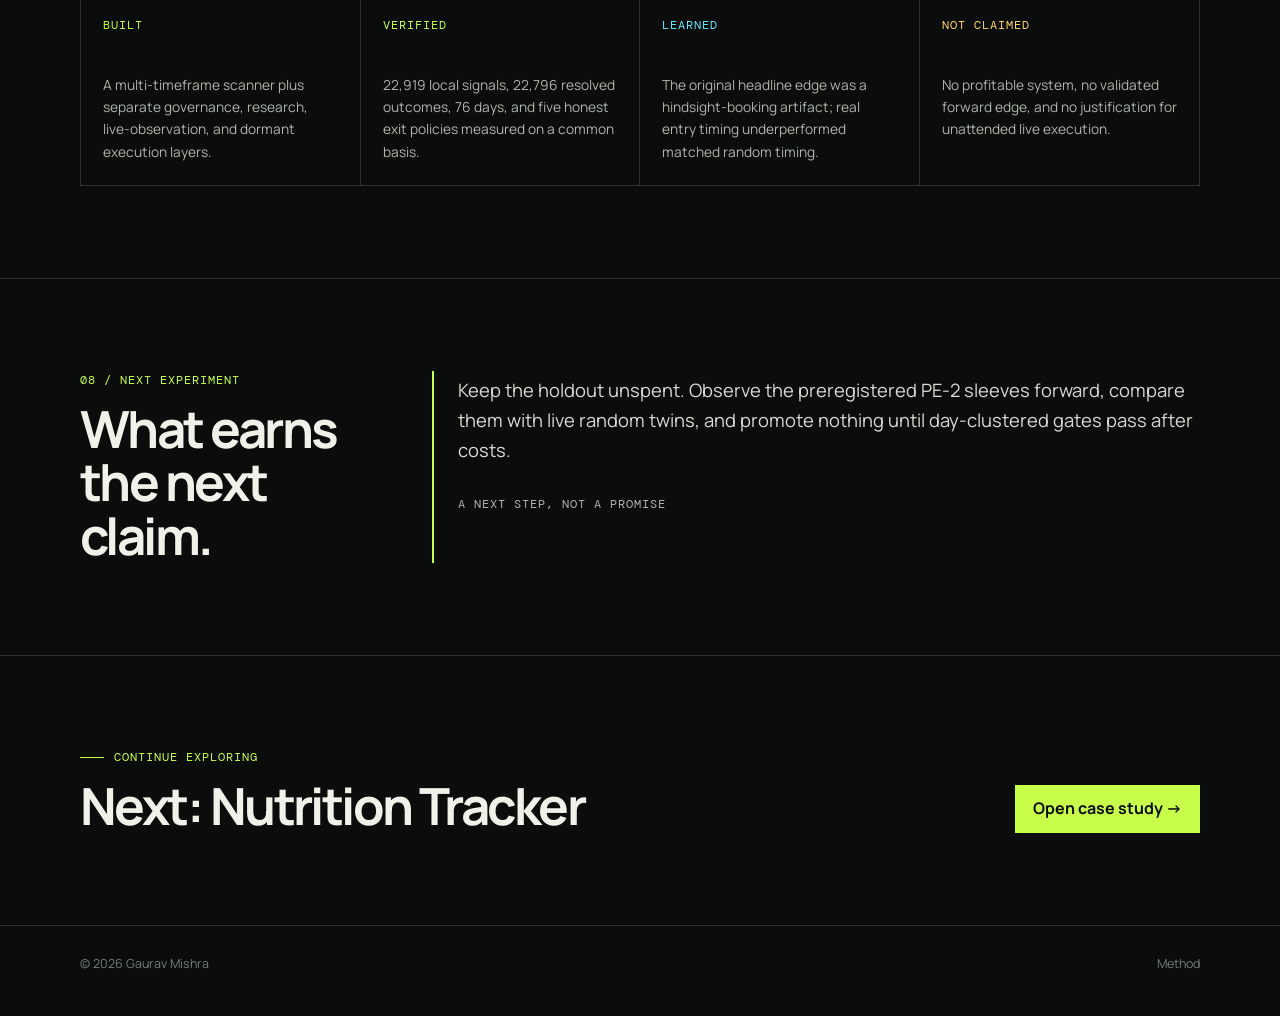
<file: project-crypto-scanner.html>
<!doctype html>
<html lang="en"><head><meta charset="utf-8"><meta name="viewport" content="width=device-width,initial-scale=1"><meta name="theme-color" content="#0a0d0c"><meta name="description" content="Evidence-governed crypto research and signal platform."><title>Crypto Scanner — Gaurav Mishra</title><link rel="preconnect" href="https://fonts.googleapis.com"><link rel="preconnect" href="https://fonts.gstatic.com" crossorigin><link href="https://fonts.googleapis.com/css2?family=DM+Mono:wght@400;500&family=Manrope:wght@400;500;600;700&display=swap" rel="stylesheet"><link rel="icon" type="image/svg+xml" href="data:image/svg+xml,%3Csvg xmlns='http://www.w3.org/2000/svg' viewBox='0 0 32 32'%3E%3Crect width='32' height='32' rx='7' fill='%230a0d0c'/%3E%3Cpath d='M8 10h16M8 16h10M8 22h16' stroke='%23c7ff4a' stroke-width='3' stroke-linecap='round'/%3E%3Ccircle cx='23' cy='16' r='2' fill='%23c7ff4a'/%3E%3C/svg%3E"><link rel="stylesheet" href="case-study.css?v=20260923-projects10"></head>
<body data-project="crypto-scanner"><nav class="shell" aria-label="Project navigation"><a class="mark" href="index.html">GM<span>/AI</span></a><a class="back" href="index.html#work">← All projects</a></nav><main id="project-root"><noscript><section class="shell"><h1>Crypto Scanner</h1><p>This case study requires JavaScript to display.</p></section></noscript></main><footer><div class="shell footer-row"><span>© 2026 Gaurav Mishra</span><a href="index.html#method">Method</a></div></footer><script src="case-study.js?v=20261012-projects11"></script></body></html>
</file>
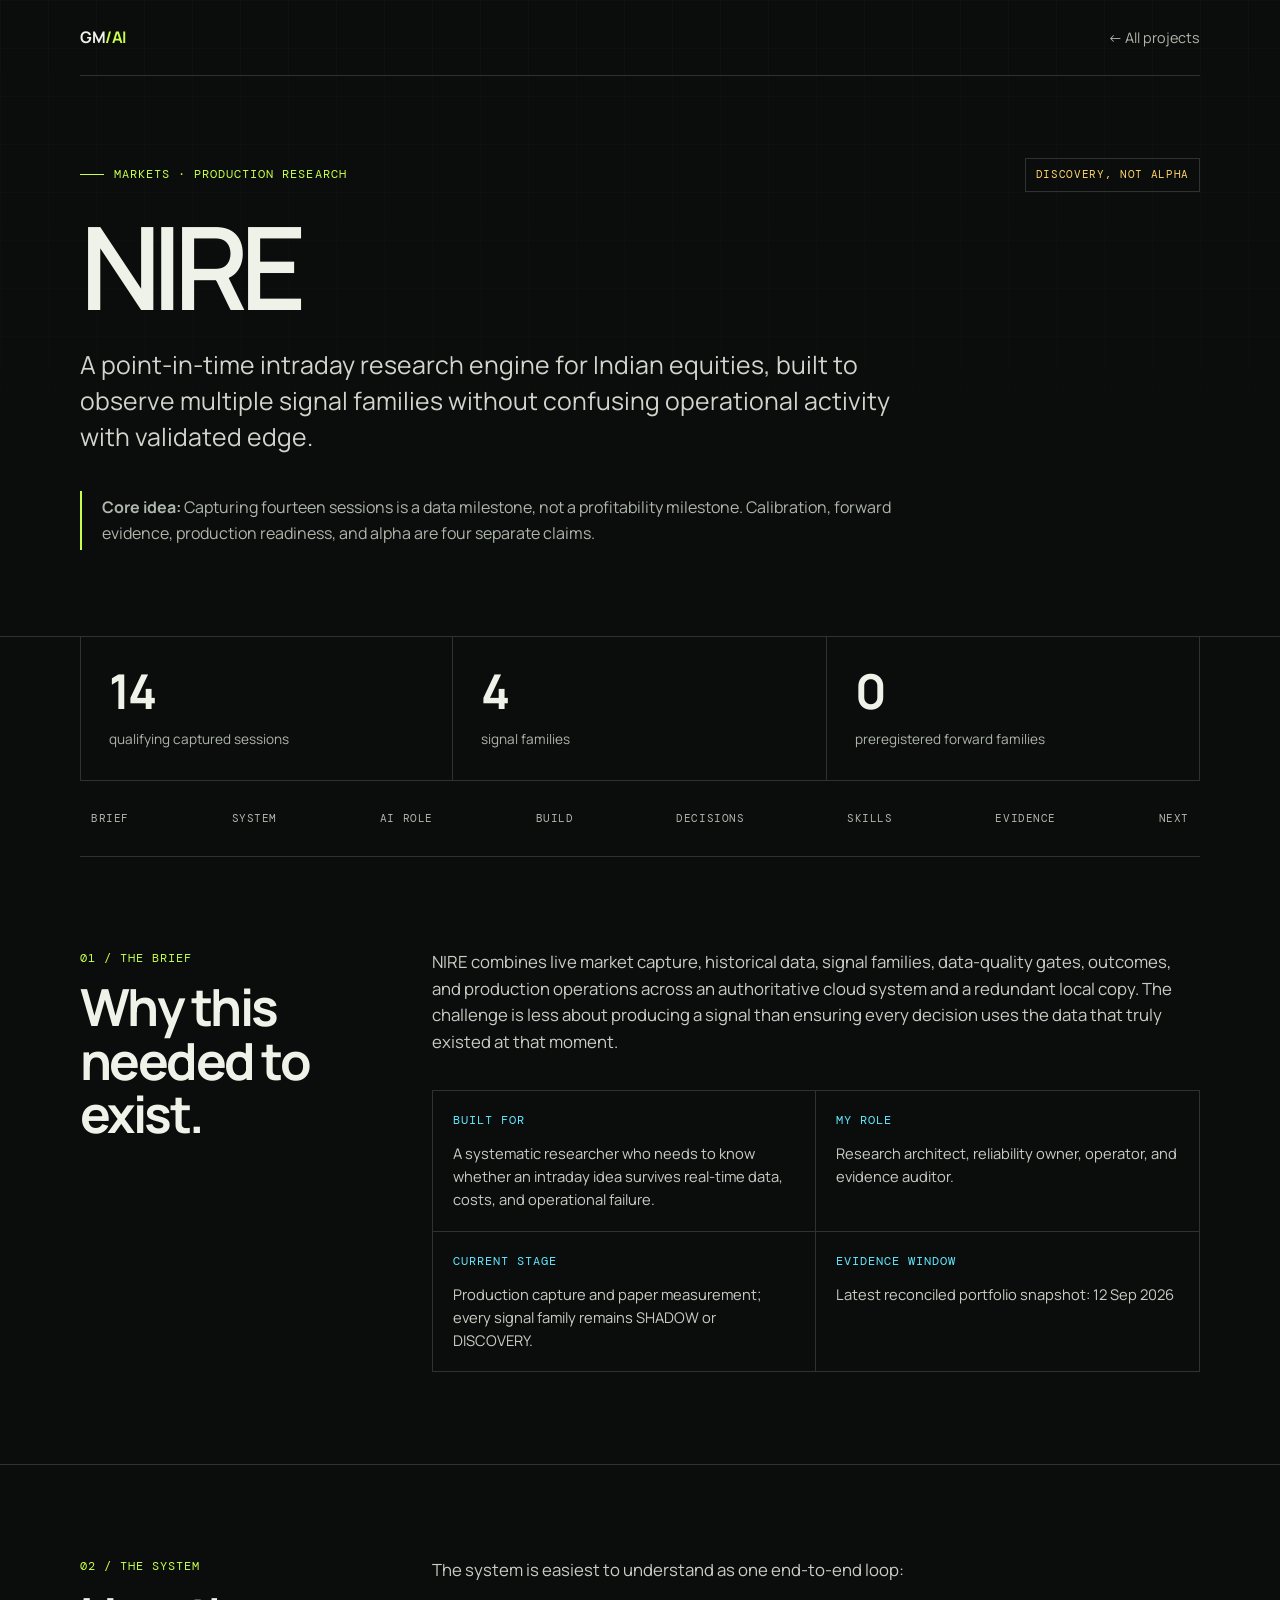
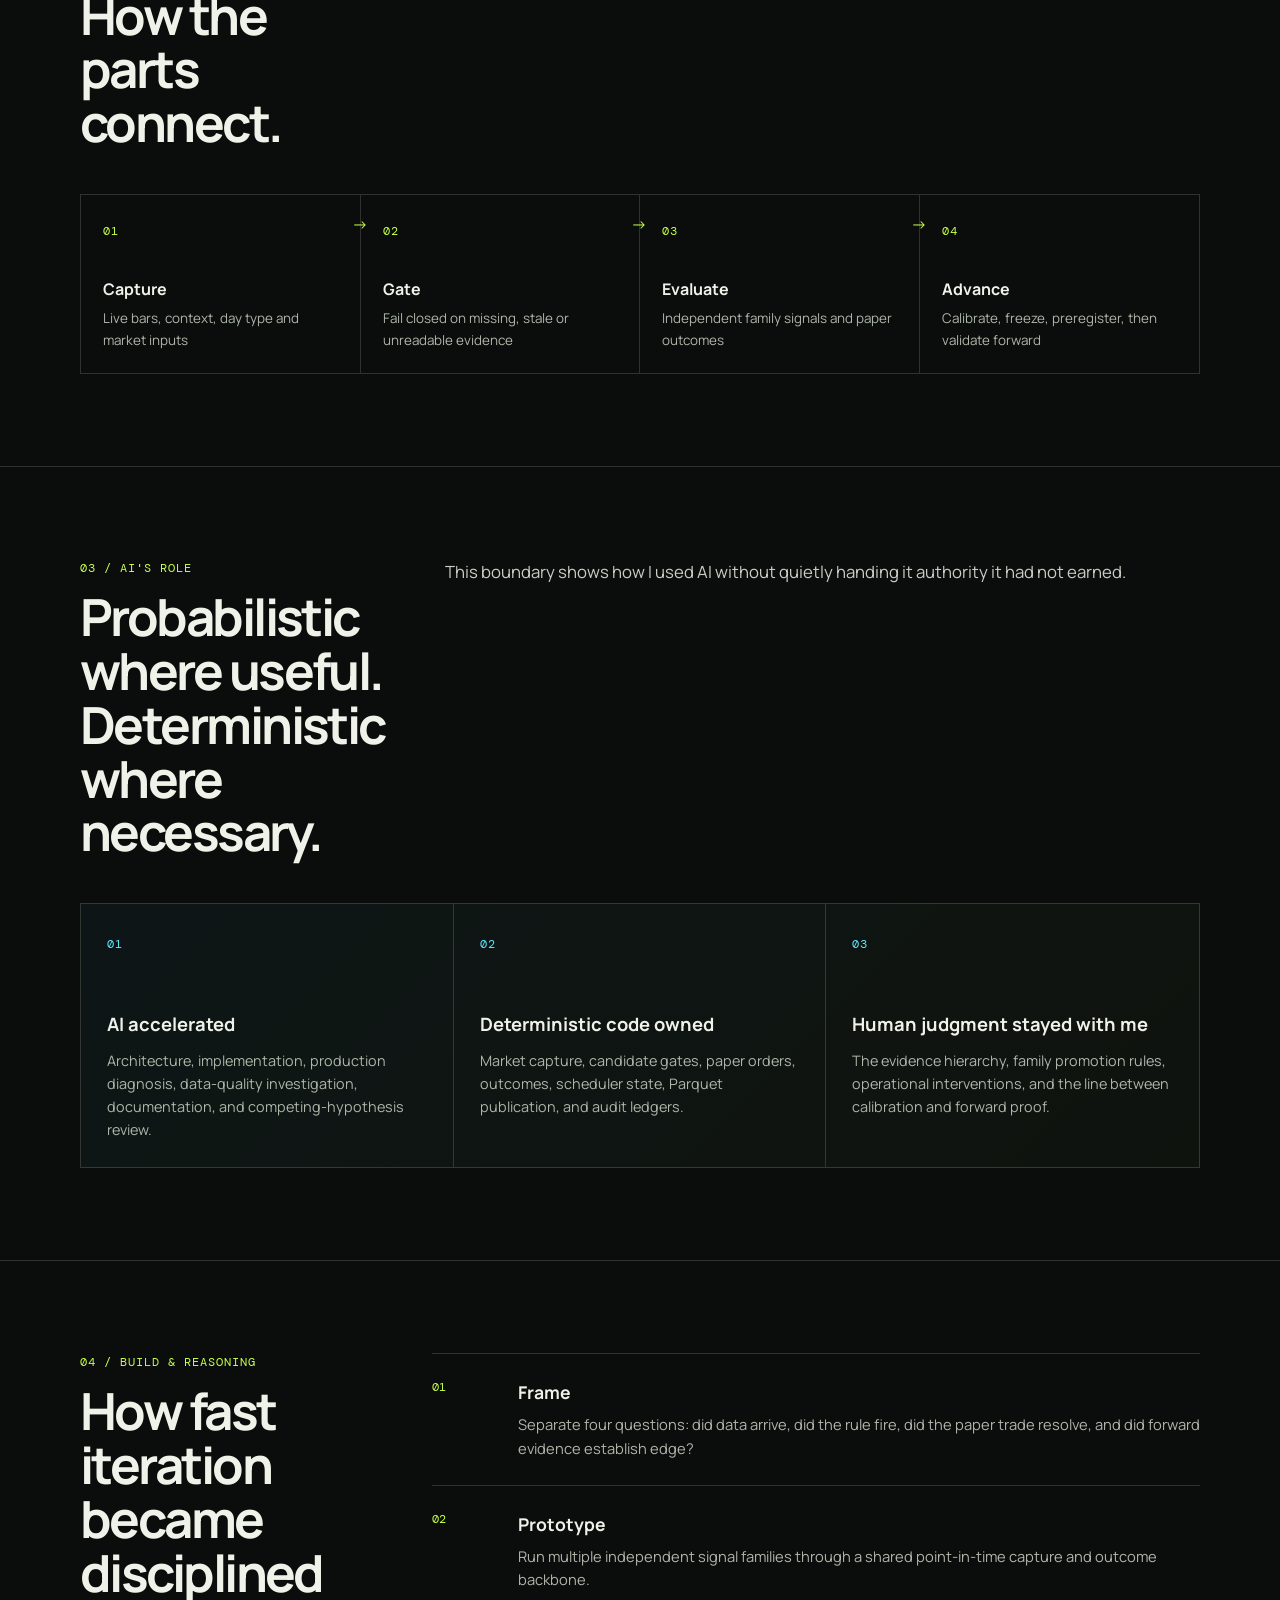
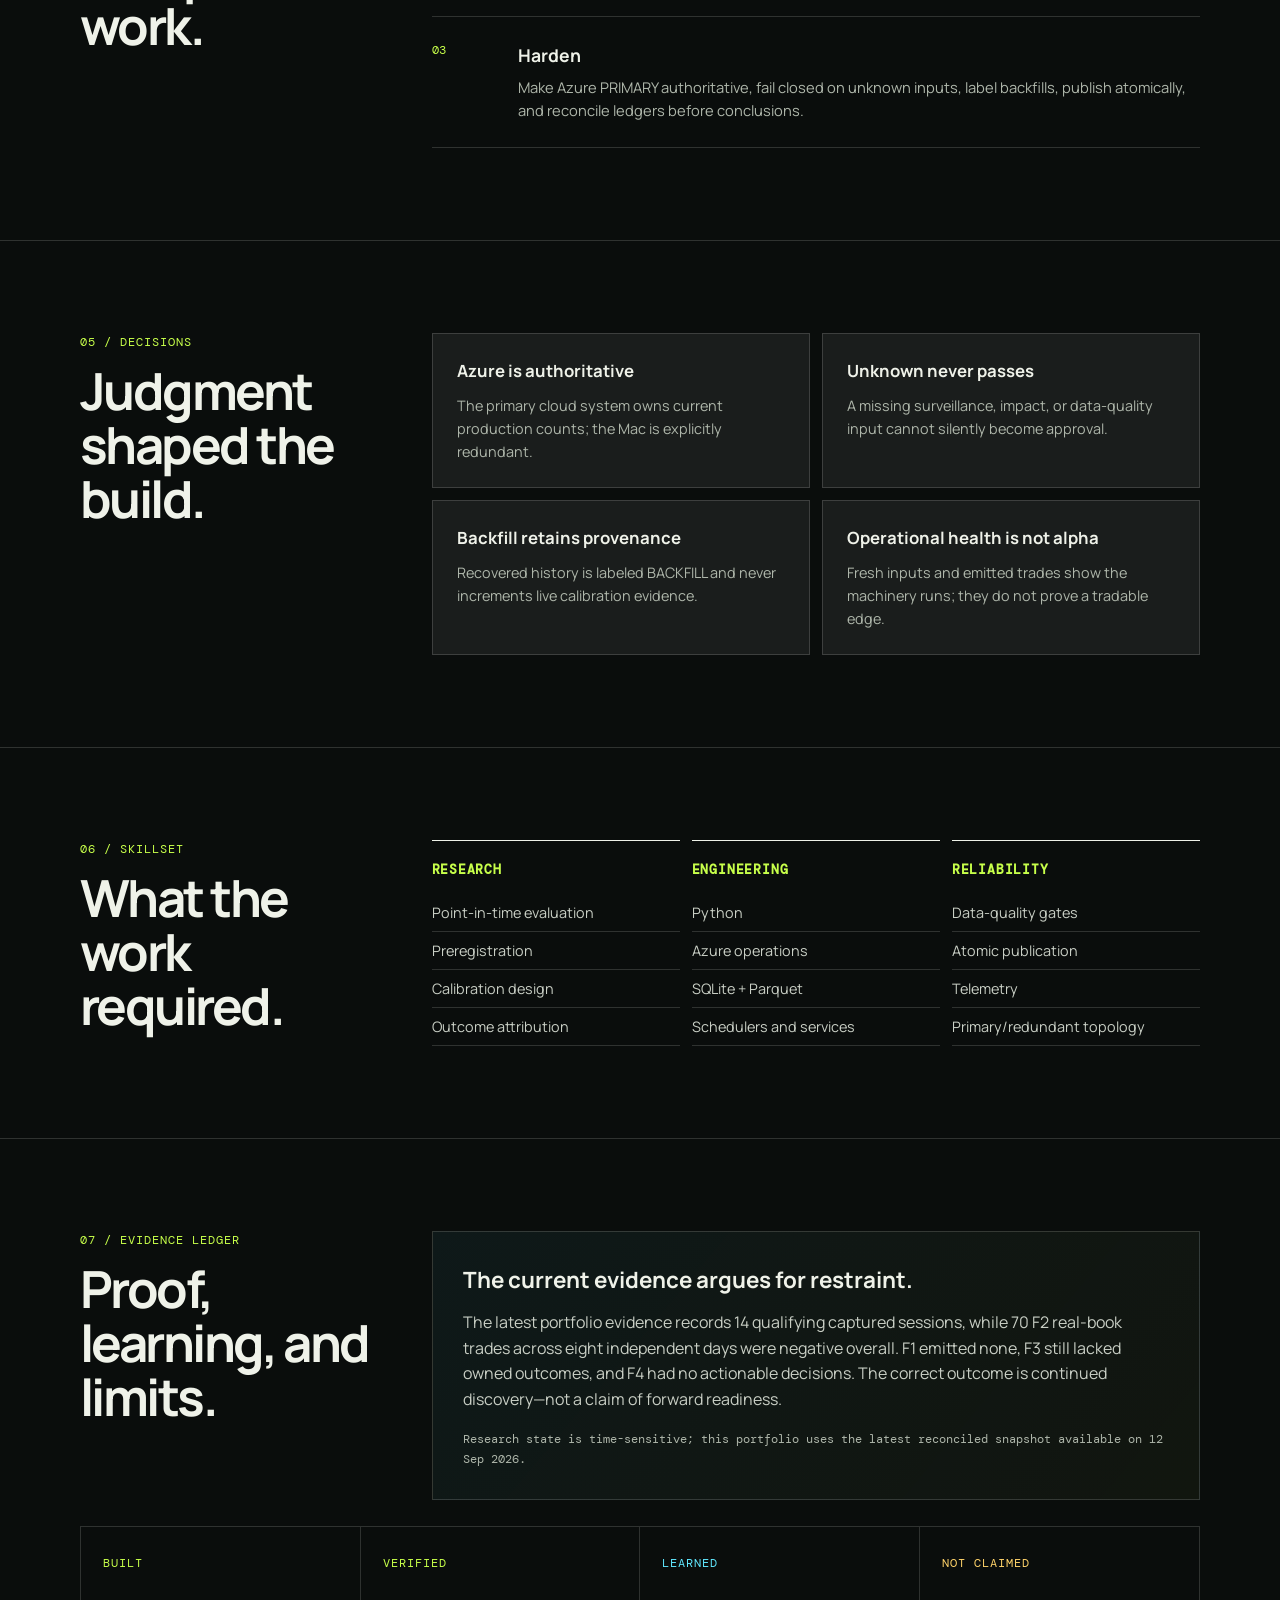
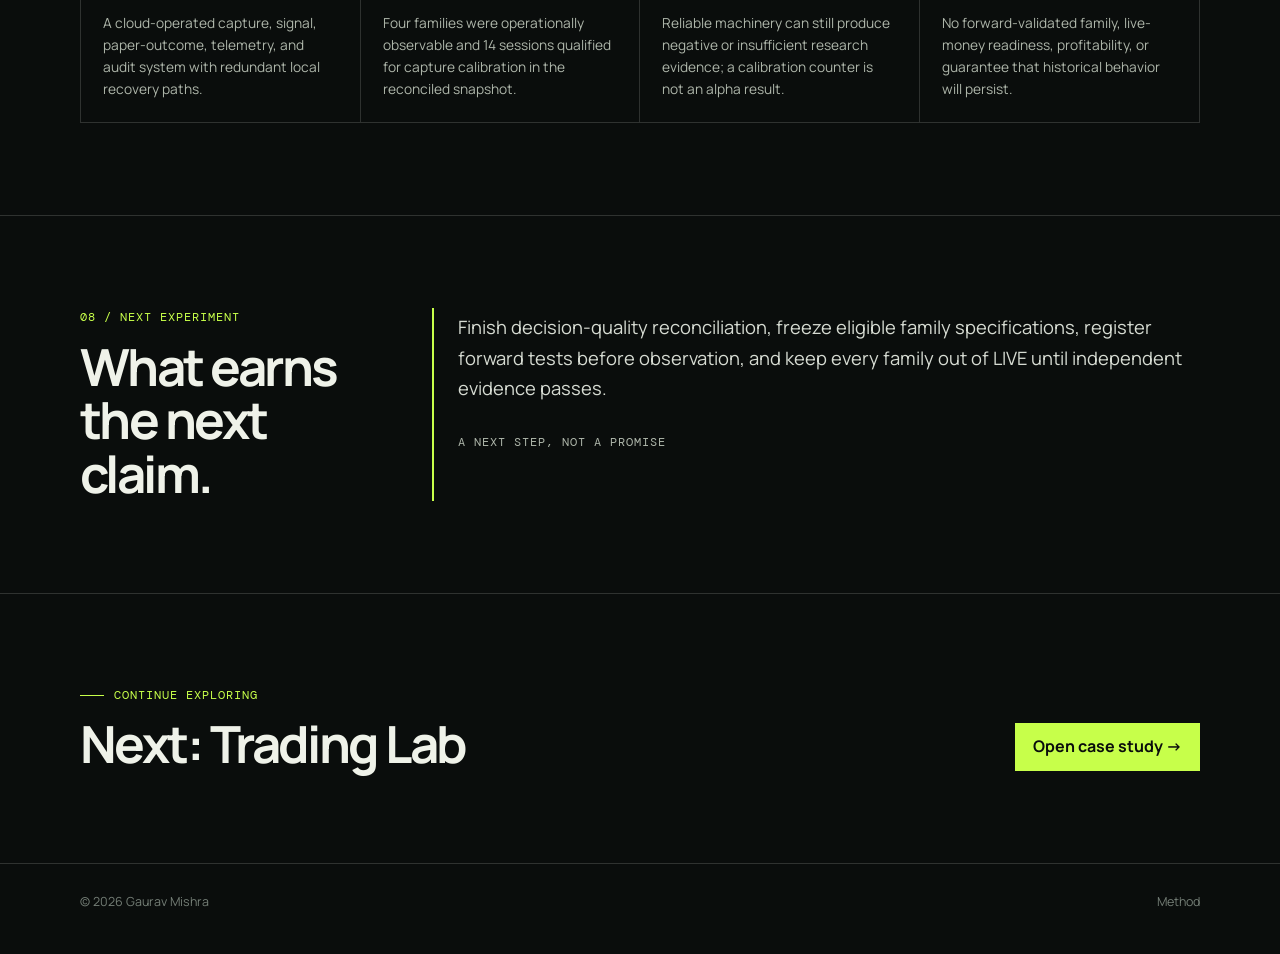
<file: project-nire.html>
<!doctype html>
<html lang="en"><head><meta charset="utf-8"><meta name="viewport" content="width=device-width,initial-scale=1"><meta name="theme-color" content="#0a0d0c"><meta name="description" content="Point-in-time intraday market research engine."><title>NIRE — Gaurav Mishra</title><link rel="preconnect" href="https://fonts.googleapis.com"><link rel="preconnect" href="https://fonts.gstatic.com" crossorigin><link href="https://fonts.googleapis.com/css2?family=DM+Mono:wght@400;500&family=Manrope:wght@400;500;600;700&display=swap" rel="stylesheet"><link rel="icon" type="image/svg+xml" href="data:image/svg+xml,%3Csvg xmlns='http://www.w3.org/2000/svg' viewBox='0 0 32 32'%3E%3Crect width='32' height='32' rx='7' fill='%230a0d0c'/%3E%3Cpath d='M8 10h16M8 16h10M8 22h16' stroke='%23c7ff4a' stroke-width='3' stroke-linecap='round'/%3E%3Ccircle cx='23' cy='16' r='2' fill='%23c7ff4a'/%3E%3C/svg%3E"><link rel="stylesheet" href="case-study.css?v=20260923-projects10"></head>
<body data-project="nire"><nav class="shell" aria-label="Project navigation"><a class="mark" href="index.html">GM<span>/AI</span></a><a class="back" href="index.html#work">← All projects</a></nav><main id="project-root"><noscript><section class="shell"><h1>NIRE</h1><p>This case study requires JavaScript to display.</p></section></noscript></main><footer><div class="shell footer-row"><span>© 2026 Gaurav Mishra</span><a href="index.html#method">Method</a></div></footer><script src="case-study.js?v=20261012-projects11"></script></body></html>
</file>
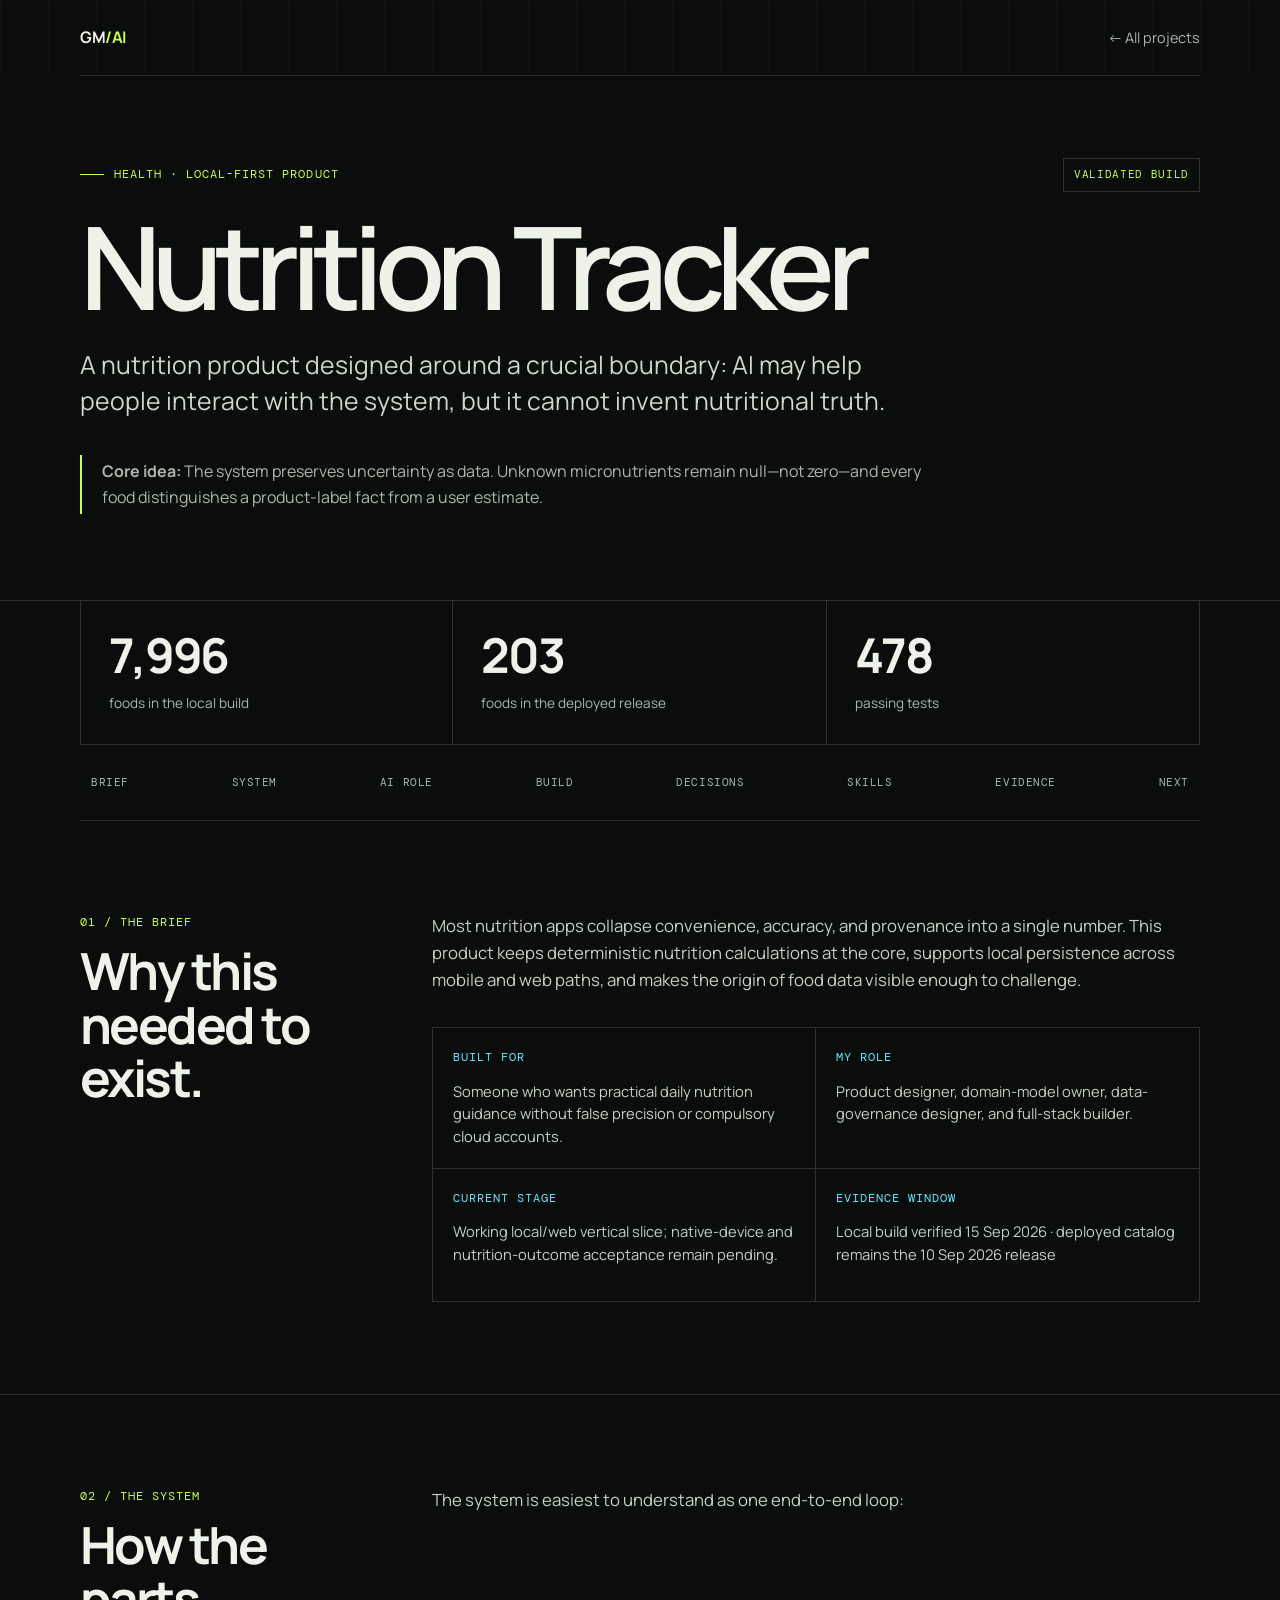
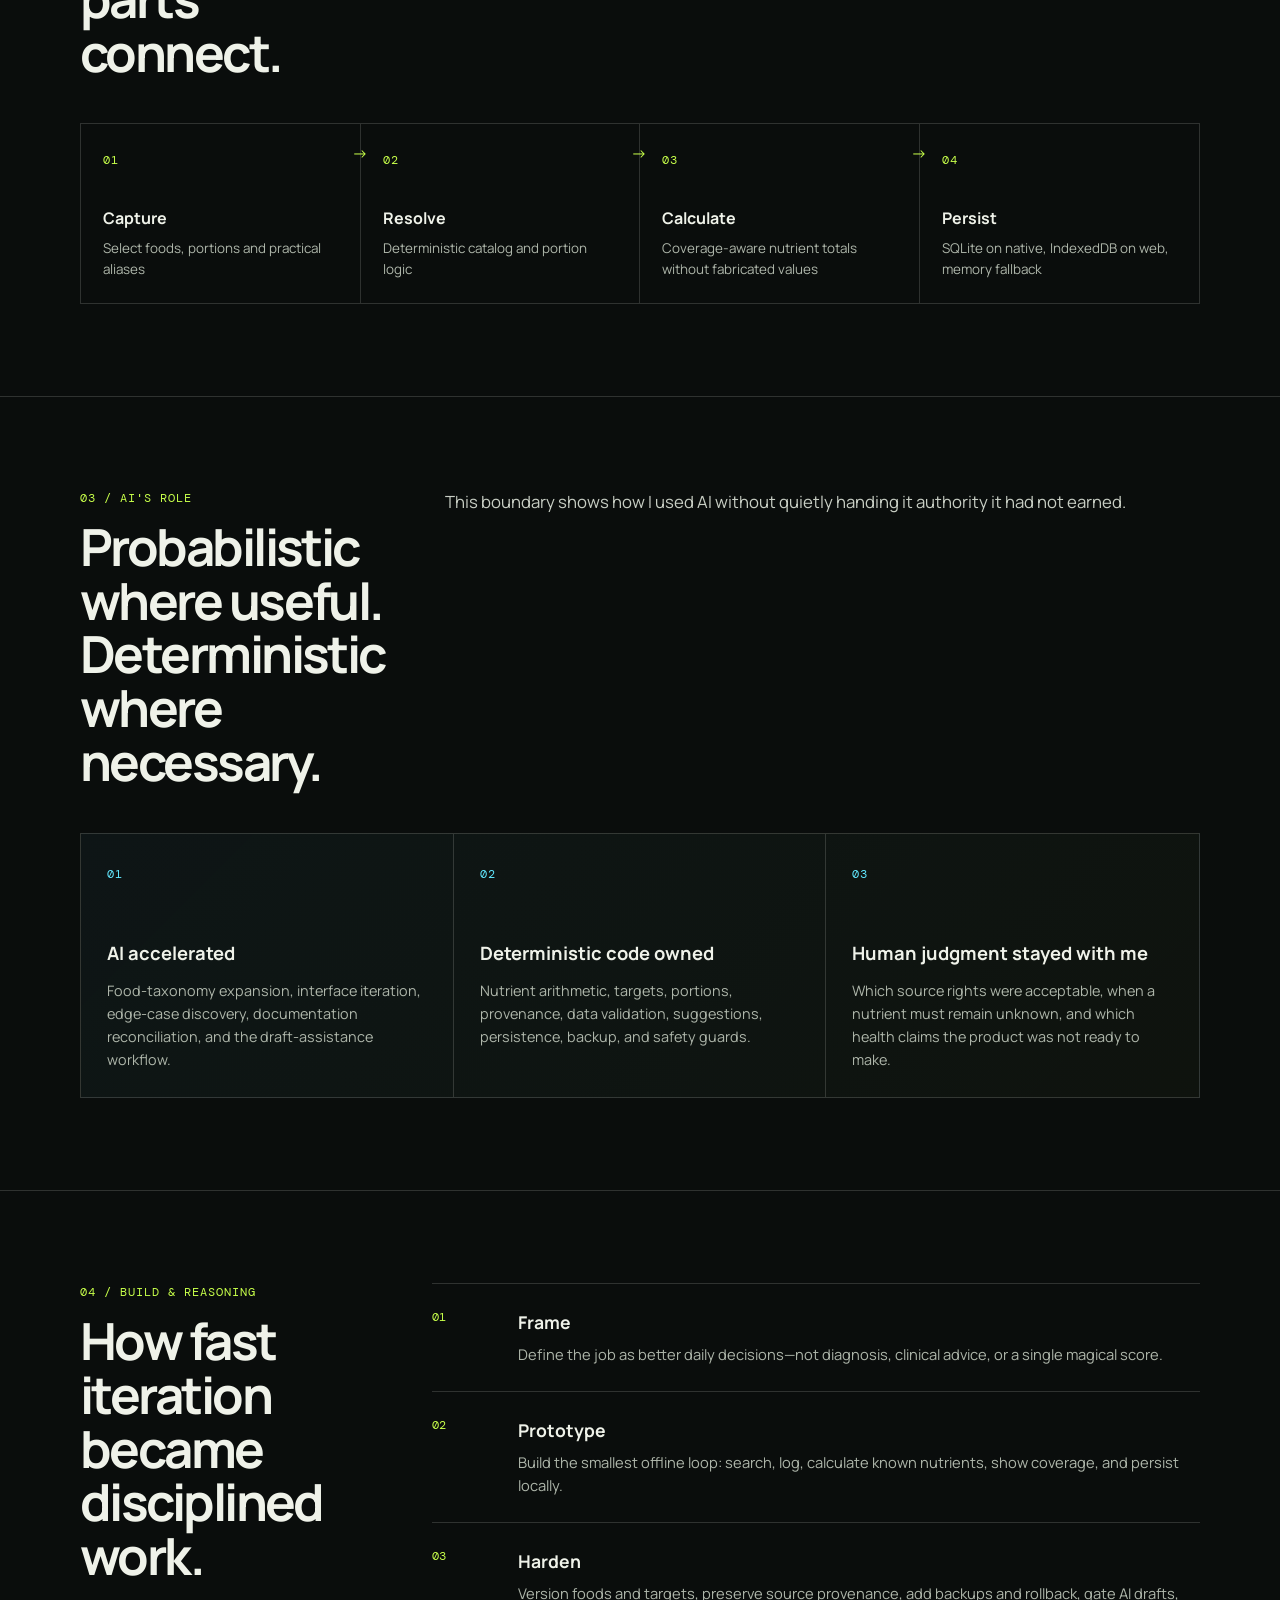
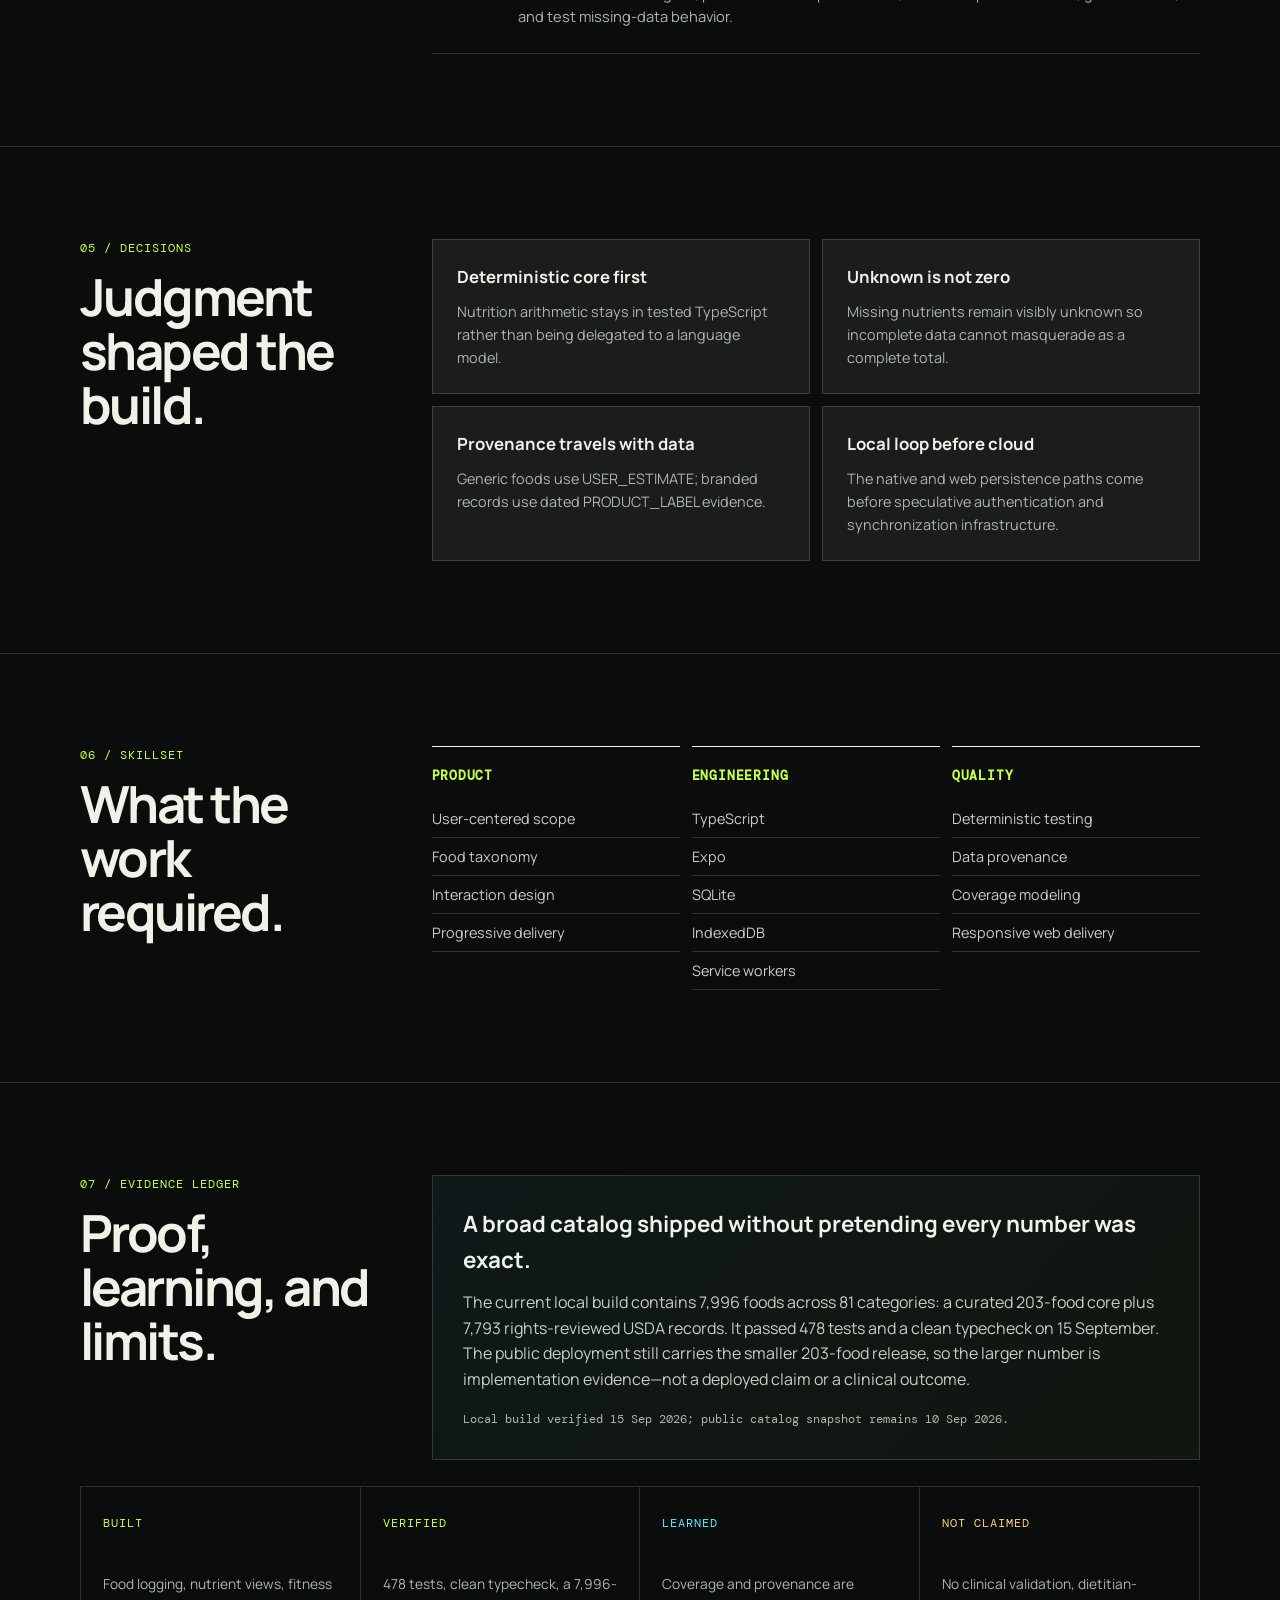
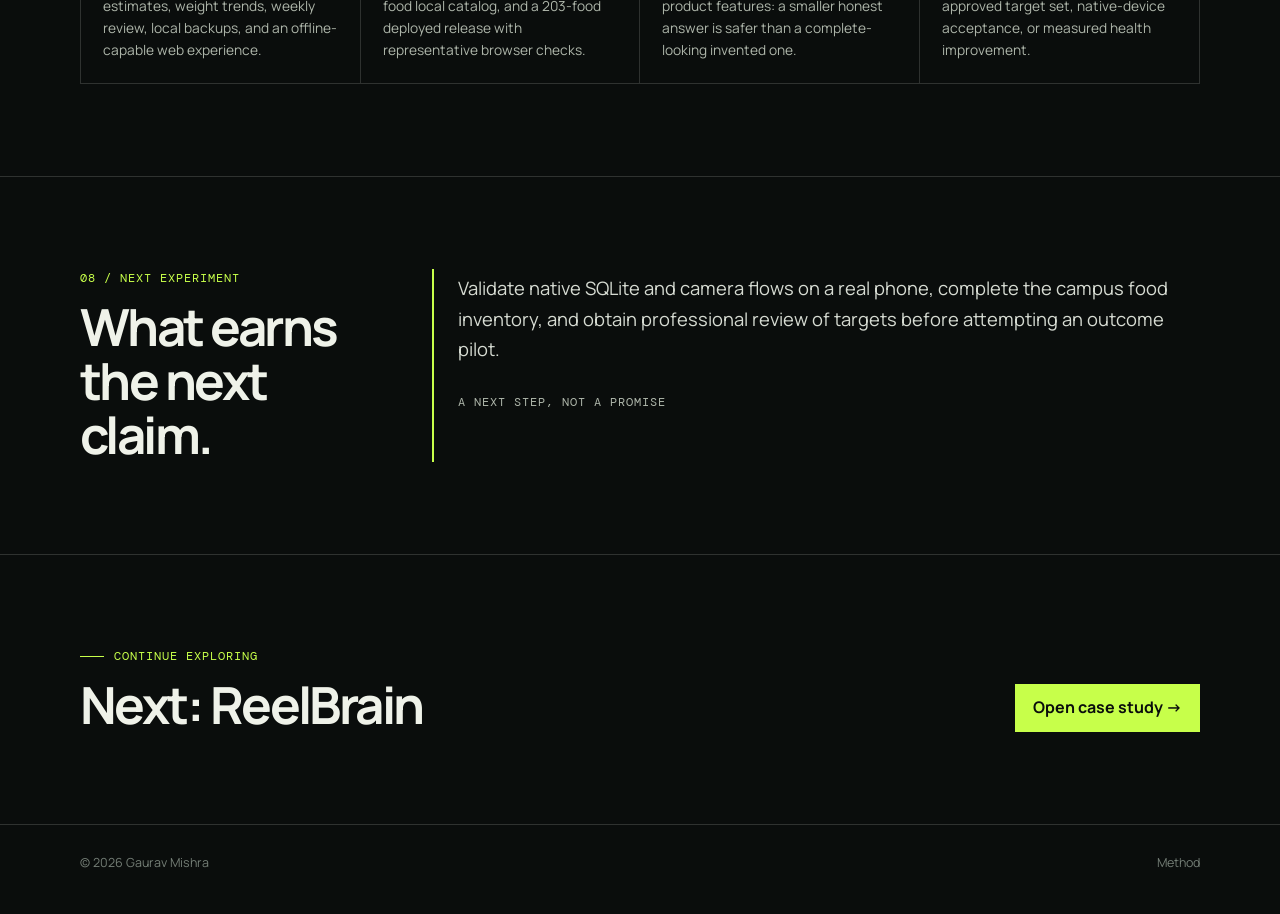
<file: project-nutrition-tracker.html>
<!doctype html>
<html lang="en"><head><meta charset="utf-8"><meta name="viewport" content="width=device-width,initial-scale=1"><meta name="theme-color" content="#0a0d0c"><meta name="description" content="Local-first, provenance-aware nutrition tracking."><title>Nutrition Tracker — Gaurav Mishra</title><link rel="preconnect" href="https://fonts.googleapis.com"><link rel="preconnect" href="https://fonts.gstatic.com" crossorigin><link href="https://fonts.googleapis.com/css2?family=DM+Mono:wght@400;500&family=Manrope:wght@400;500;600;700&display=swap" rel="stylesheet"><link rel="icon" type="image/svg+xml" href="data:image/svg+xml,%3Csvg xmlns='http://www.w3.org/2000/svg' viewBox='0 0 32 32'%3E%3Crect width='32' height='32' rx='7' fill='%230a0d0c'/%3E%3Cpath d='M8 10h16M8 16h10M8 22h16' stroke='%23c7ff4a' stroke-width='3' stroke-linecap='round'/%3E%3Ccircle cx='23' cy='16' r='2' fill='%23c7ff4a'/%3E%3C/svg%3E"><link rel="stylesheet" href="case-study.css?v=20260923-projects10"></head>
<body data-project="nutrition-tracker"><nav class="shell" aria-label="Project navigation"><a class="mark" href="index.html">GM<span>/AI</span></a><a class="back" href="index.html#work">← All projects</a></nav><main id="project-root"><noscript><section class="shell"><h1>Nutrition Tracker</h1><p>This case study requires JavaScript to display.</p></section></noscript></main><footer><div class="shell footer-row"><span>© 2026 Gaurav Mishra</span><a href="index.html#method">Method</a></div></footer><script src="case-study.js?v=20261012-projects11"></script></body></html>
</file>
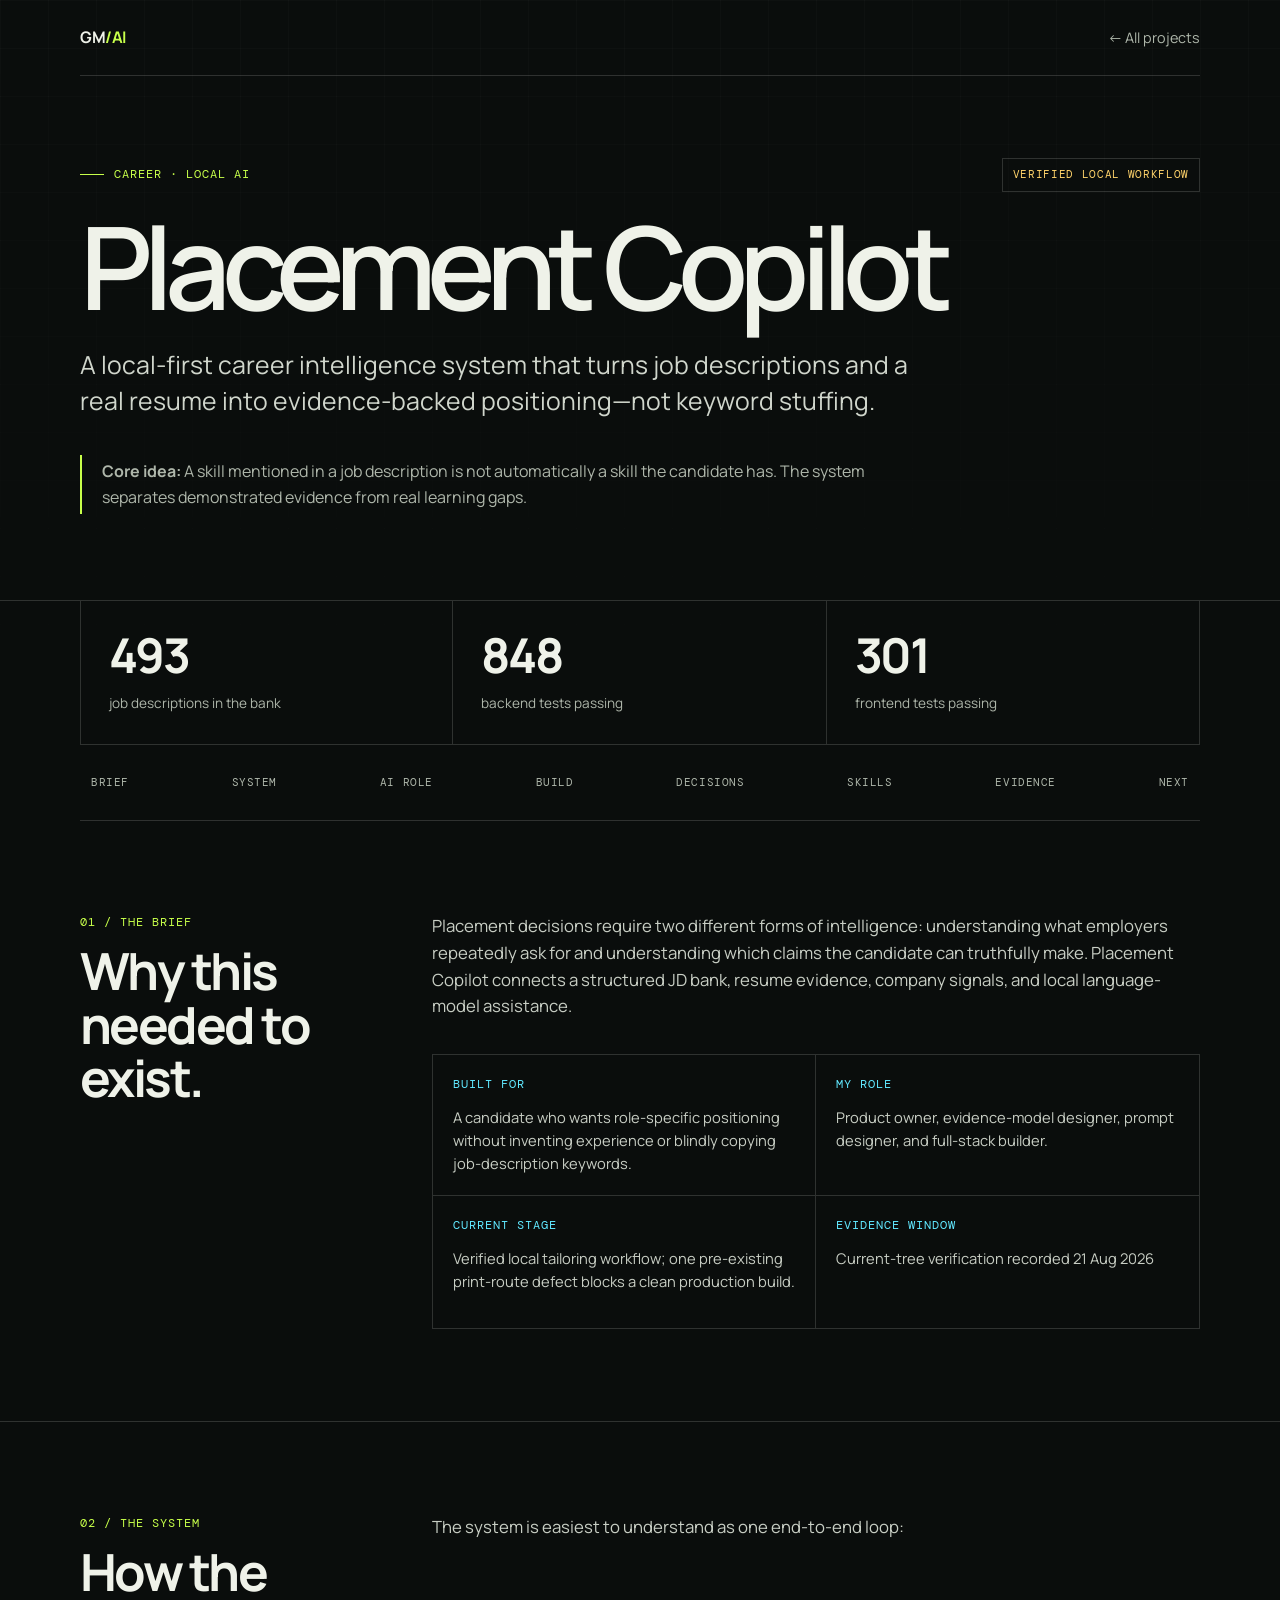
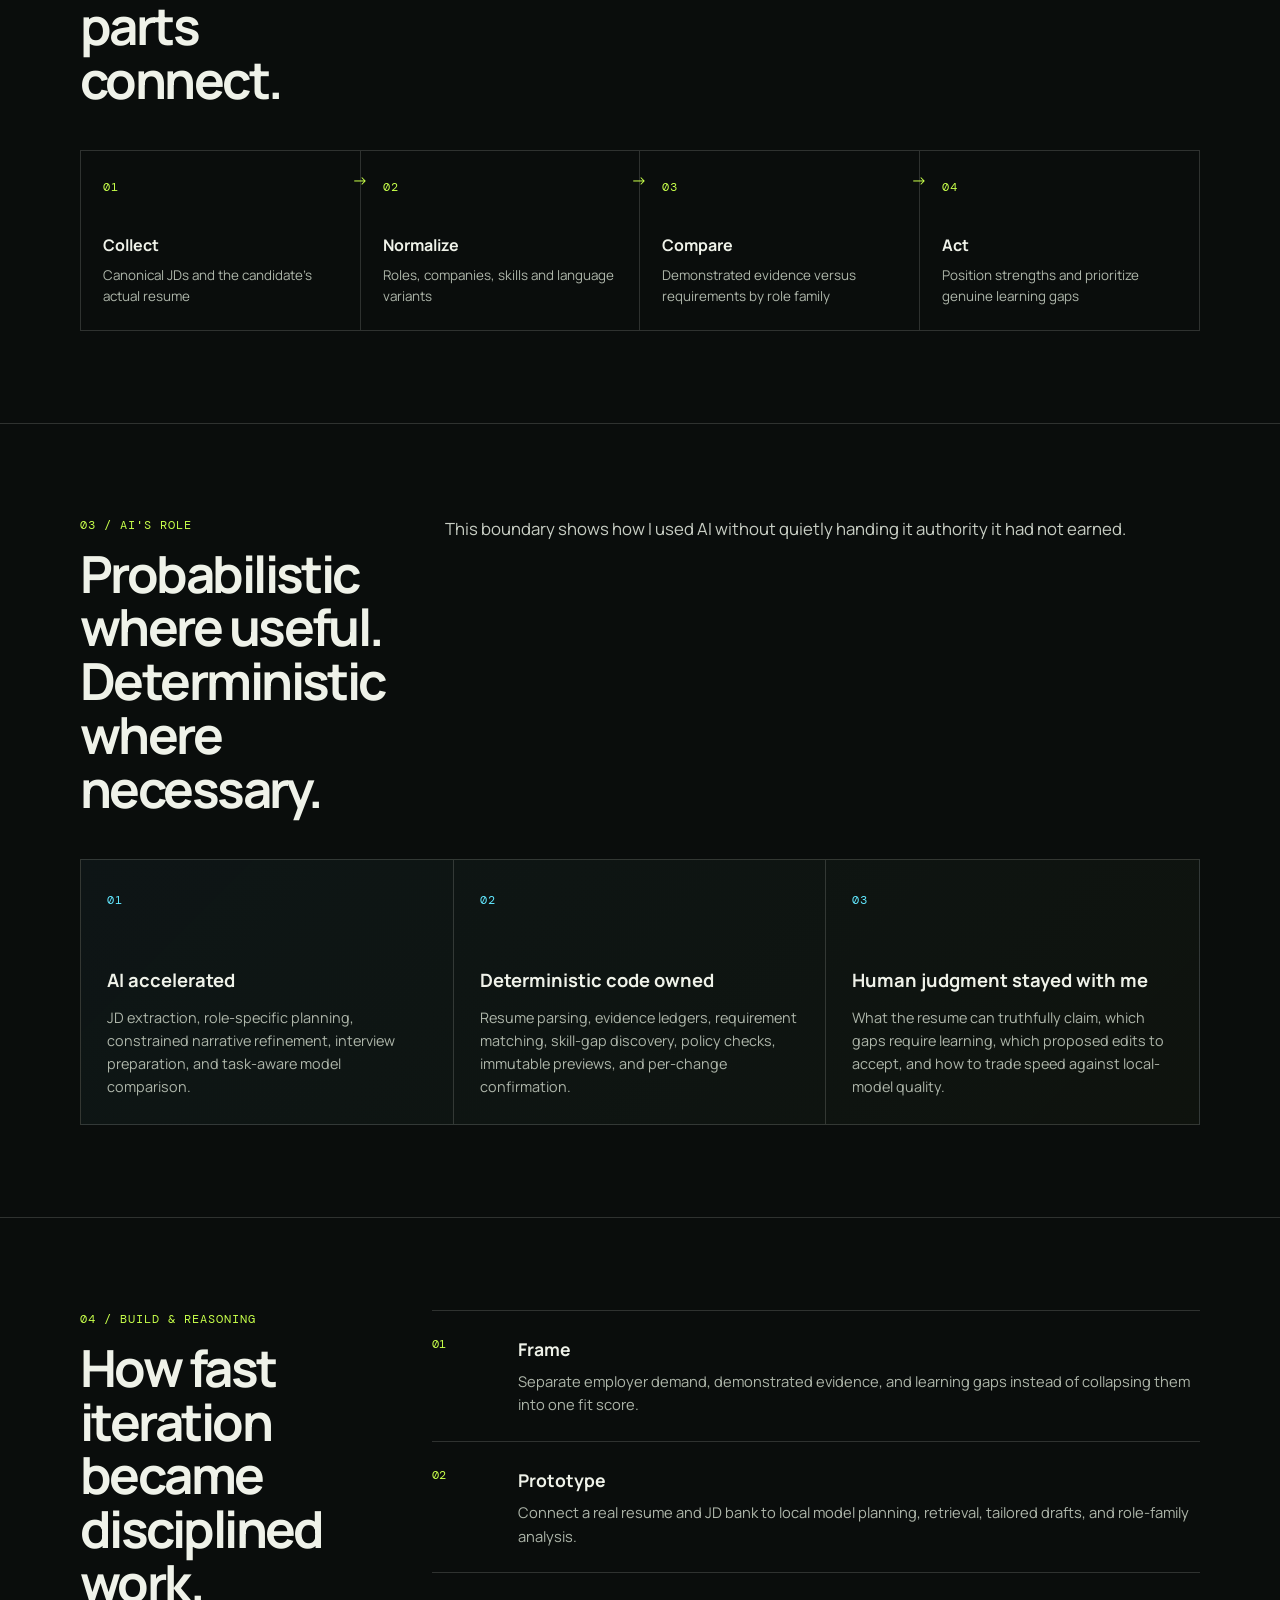
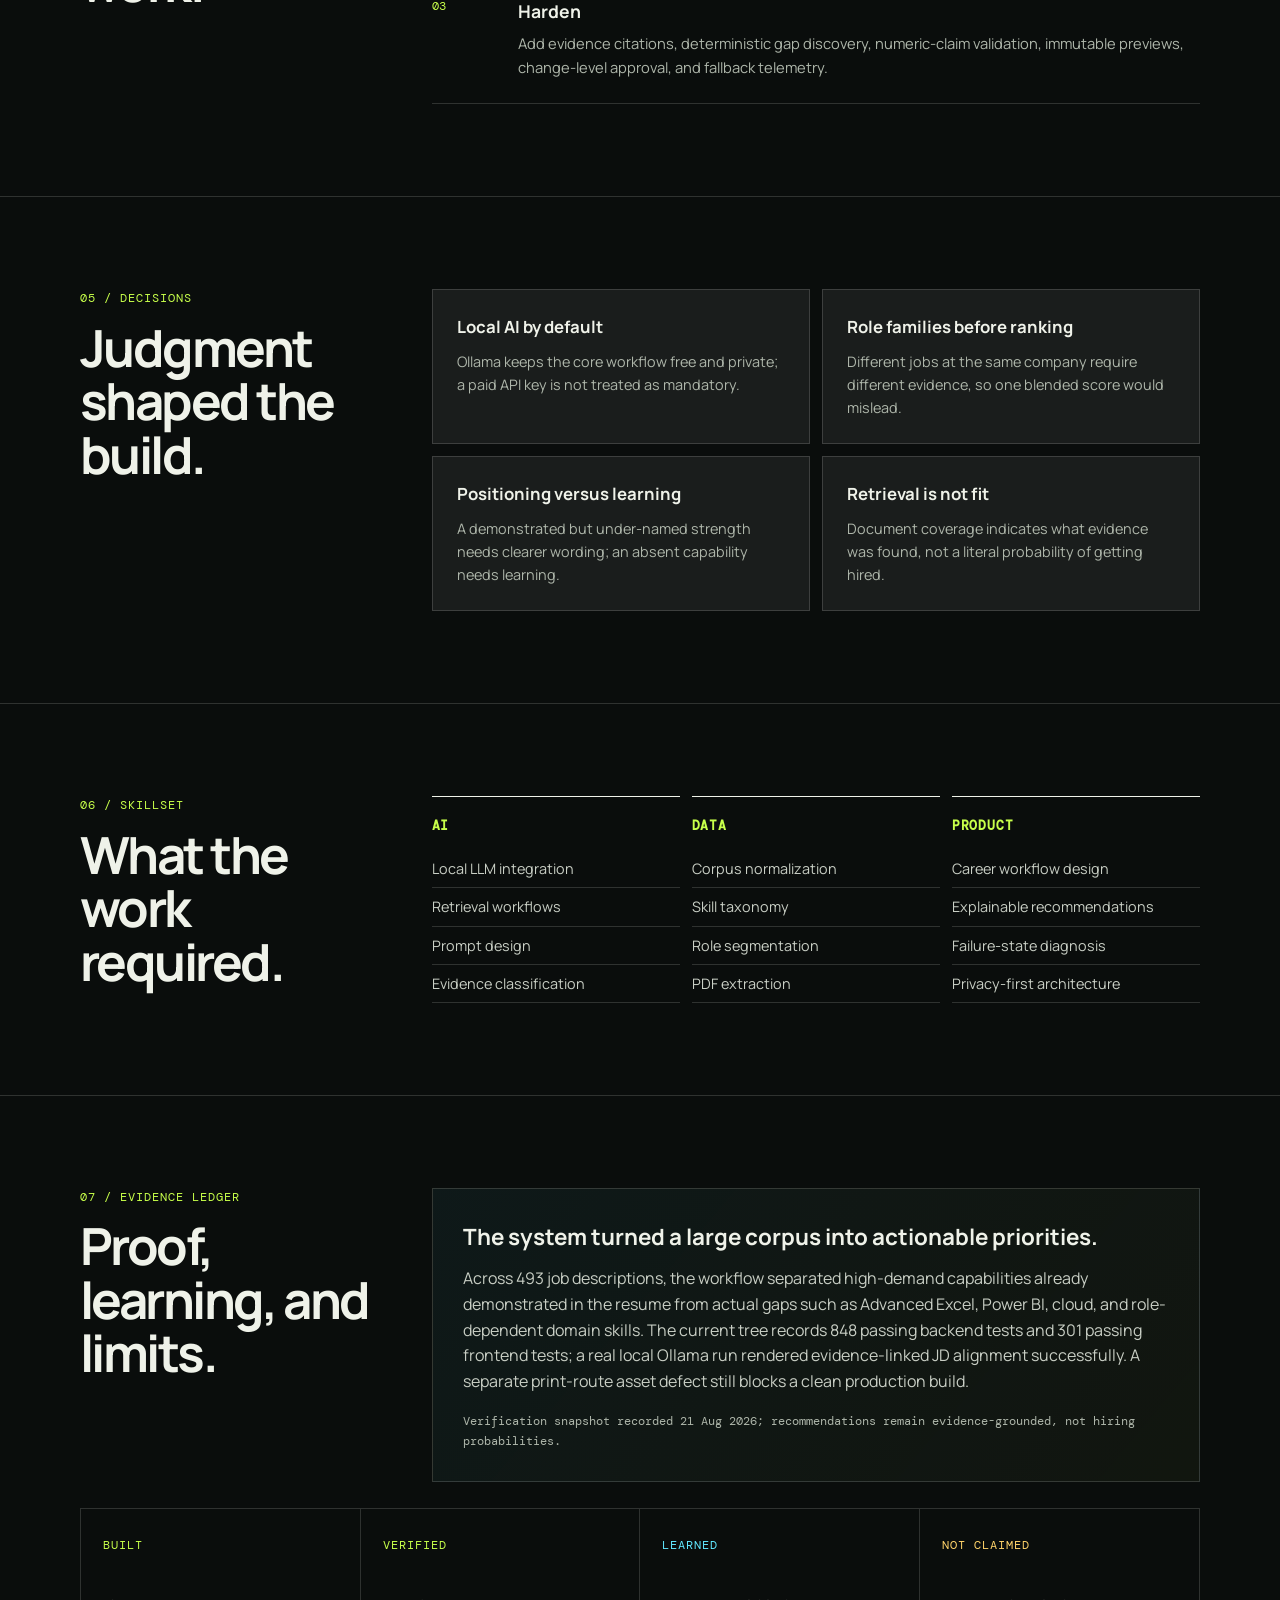
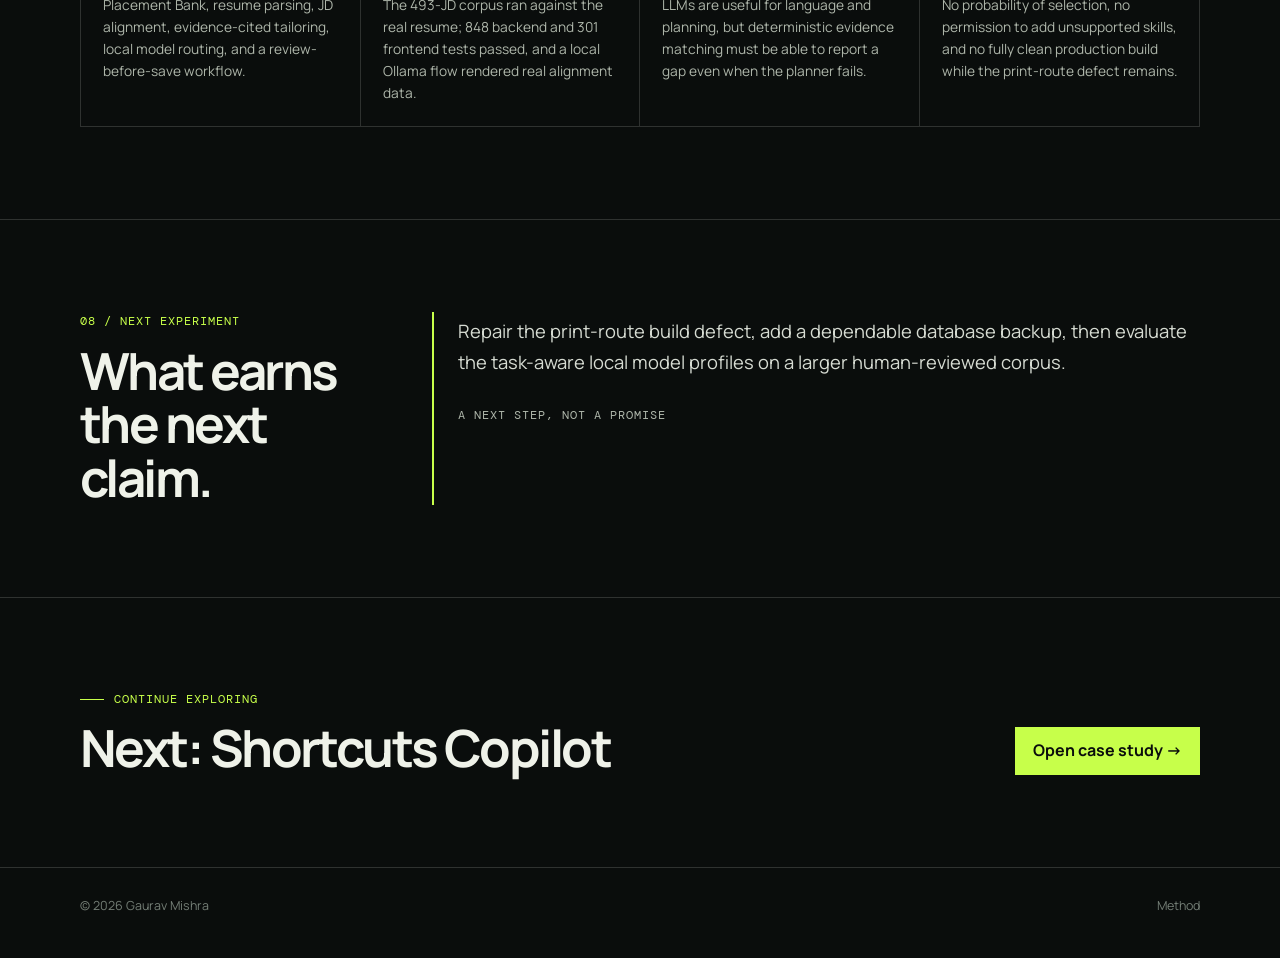
<file: project-placement-copilot.html>
<!doctype html>
<html lang="en"><head><meta charset="utf-8"><meta name="viewport" content="width=device-width,initial-scale=1"><meta name="theme-color" content="#0a0d0c"><meta name="description" content="Evidence-grounded local AI for career intelligence."><title>Placement Copilot — Gaurav Mishra</title><link rel="preconnect" href="https://fonts.googleapis.com"><link rel="preconnect" href="https://fonts.gstatic.com" crossorigin><link href="https://fonts.googleapis.com/css2?family=DM+Mono:wght@400;500&family=Manrope:wght@400;500;600;700&display=swap" rel="stylesheet"><link rel="icon" type="image/svg+xml" href="data:image/svg+xml,%3Csvg xmlns='http://www.w3.org/2000/svg' viewBox='0 0 32 32'%3E%3Crect width='32' height='32' rx='7' fill='%230a0d0c'/%3E%3Cpath d='M8 10h16M8 16h10M8 22h16' stroke='%23c7ff4a' stroke-width='3' stroke-linecap='round'/%3E%3Ccircle cx='23' cy='16' r='2' fill='%23c7ff4a'/%3E%3C/svg%3E"><link rel="stylesheet" href="case-study.css?v=20260923-projects10"></head>
<body data-project="placement-copilot"><nav class="shell" aria-label="Project navigation"><a class="mark" href="index.html">GM<span>/AI</span></a><a class="back" href="index.html#work">← All projects</a></nav><main id="project-root"><noscript><section class="shell"><h1>Placement Copilot</h1><p>This case study requires JavaScript to display.</p></section></noscript></main><footer><div class="shell footer-row"><span>© 2026 Gaurav Mishra</span><a href="index.html#method">Method</a></div></footer><script src="case-study.js?v=20261012-projects11"></script></body></html>
</file>
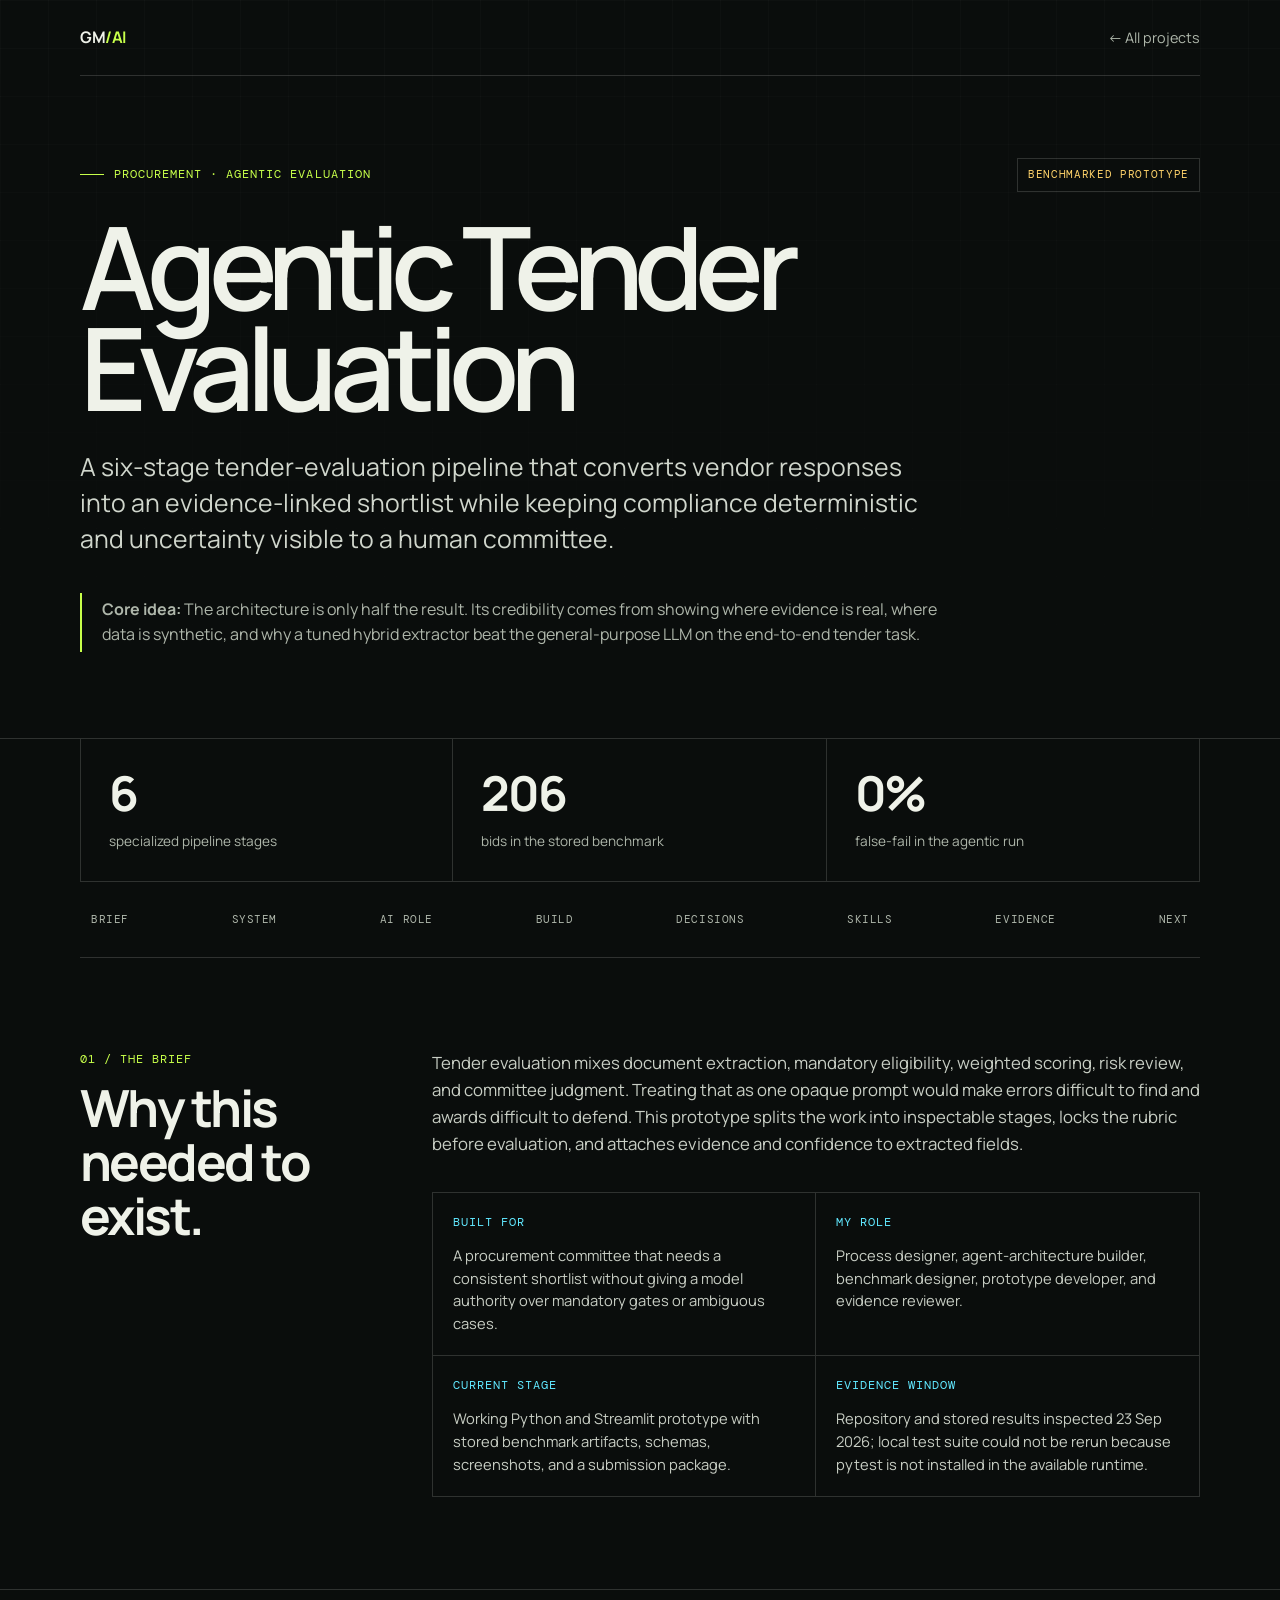
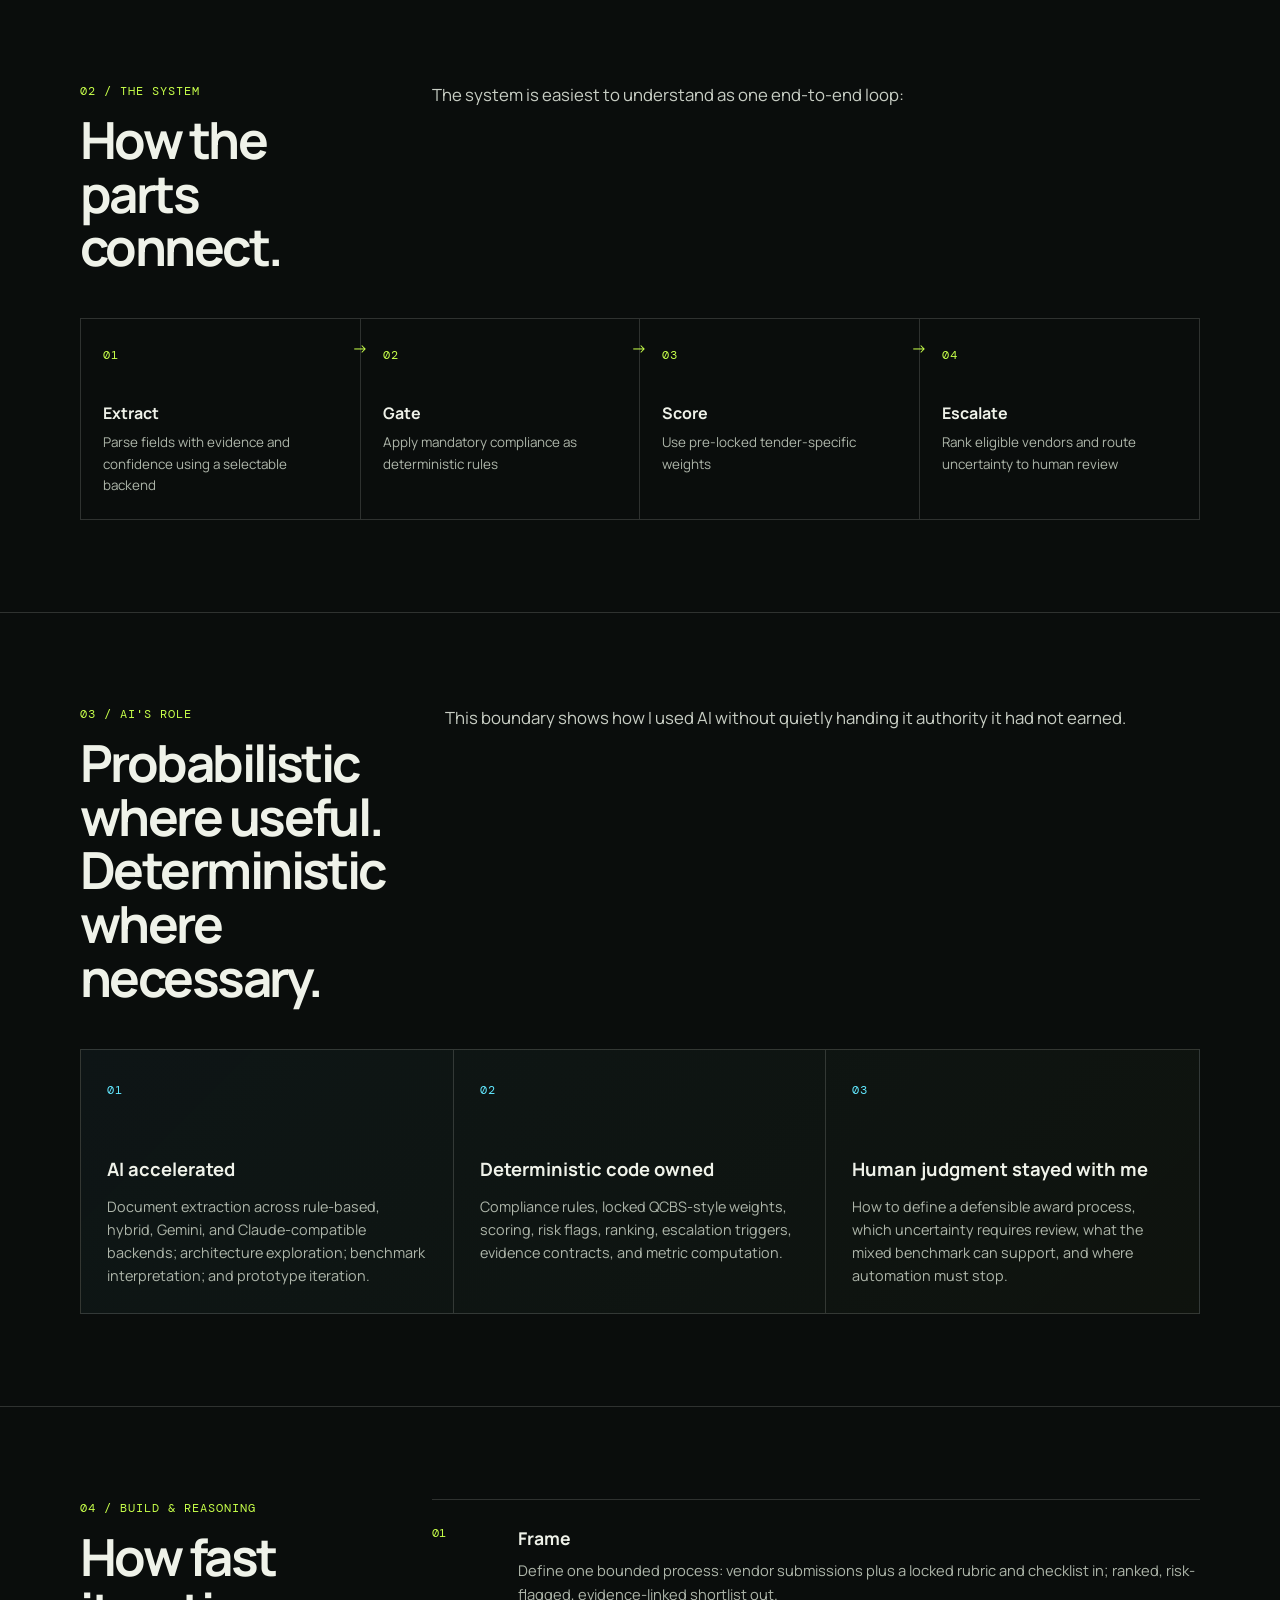
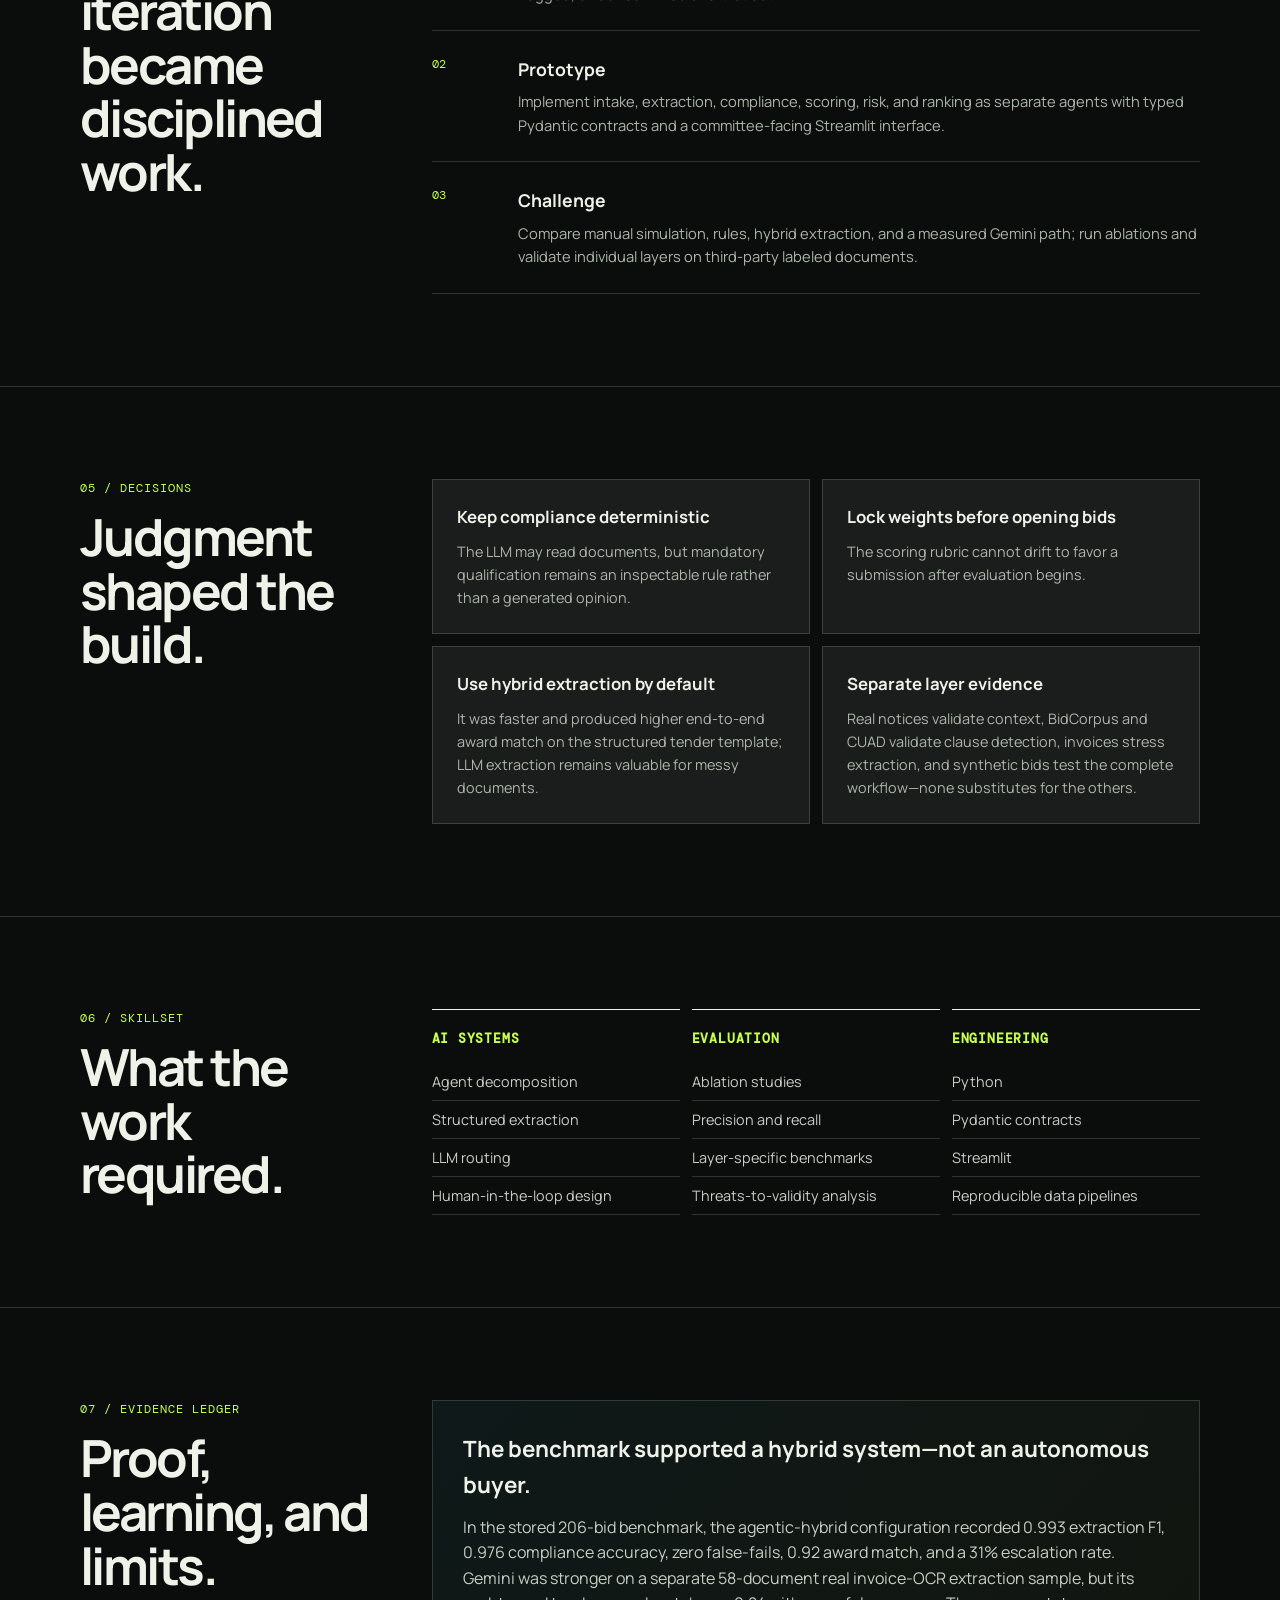
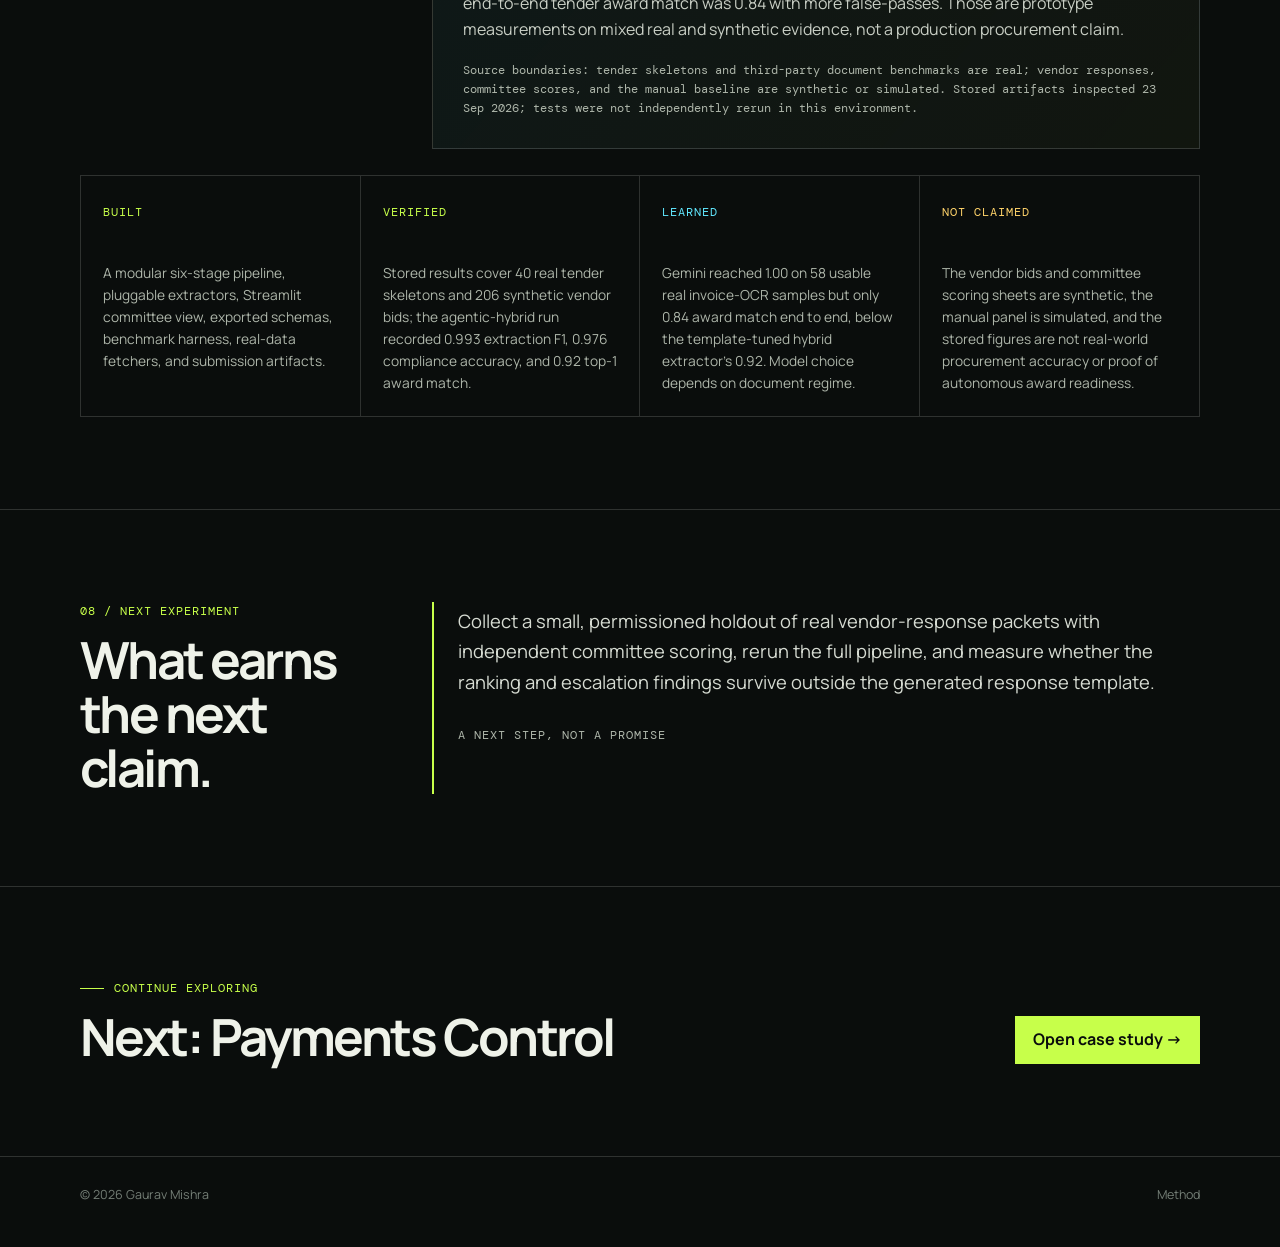
<file: project-procurement-agentic-eval.html>
<!doctype html>
<html lang="en"><head><meta charset="utf-8"><meta name="viewport" content="width=device-width,initial-scale=1"><meta name="theme-color" content="#0a0d0c"><meta name="description" content="An evidence-led case study of a six-stage agentic tender-evaluation prototype."><title>Agentic Tender Evaluation — Gaurav Mishra</title><link rel="preconnect" href="https://fonts.googleapis.com"><link rel="preconnect" href="https://fonts.gstatic.com" crossorigin><link href="https://fonts.googleapis.com/css2?family=DM+Mono:wght@400;500&family=Manrope:wght@400;500;600;700&display=swap" rel="stylesheet"><link rel="icon" type="image/svg+xml" href="data:image/svg+xml,%3Csvg xmlns='http://www.w3.org/2000/svg' viewBox='0 0 32 32'%3E%3Crect width='32' height='32' rx='7' fill='%230a0d0c'/%3E%3Cpath d='M8 10h16M8 16h10M8 22h16' stroke='%23c7ff4a' stroke-width='3' stroke-linecap='round'/%3E%3Ccircle cx='23' cy='16' r='2' fill='%23c7ff4a'/%3E%3C/svg%3E"><link rel="stylesheet" href="case-study.css?v=20260923-projects10"></head>
<body data-project="procurement-agentic-eval"><nav class="shell" aria-label="Project navigation"><a class="mark" href="index.html">GM<span>/AI</span></a><a class="back" href="index.html#work">← All projects</a></nav><main id="project-root"><noscript><section class="shell"><h1>Agentic Tender Evaluation</h1><p>This case study requires JavaScript to display.</p></section></noscript></main><footer><div class="shell footer-row"><span>© 2026 Gaurav Mishra</span><a href="index.html#method">Method</a></div></footer><script src="case-study.js?v=20261012-projects11"></script></body></html>
</file>
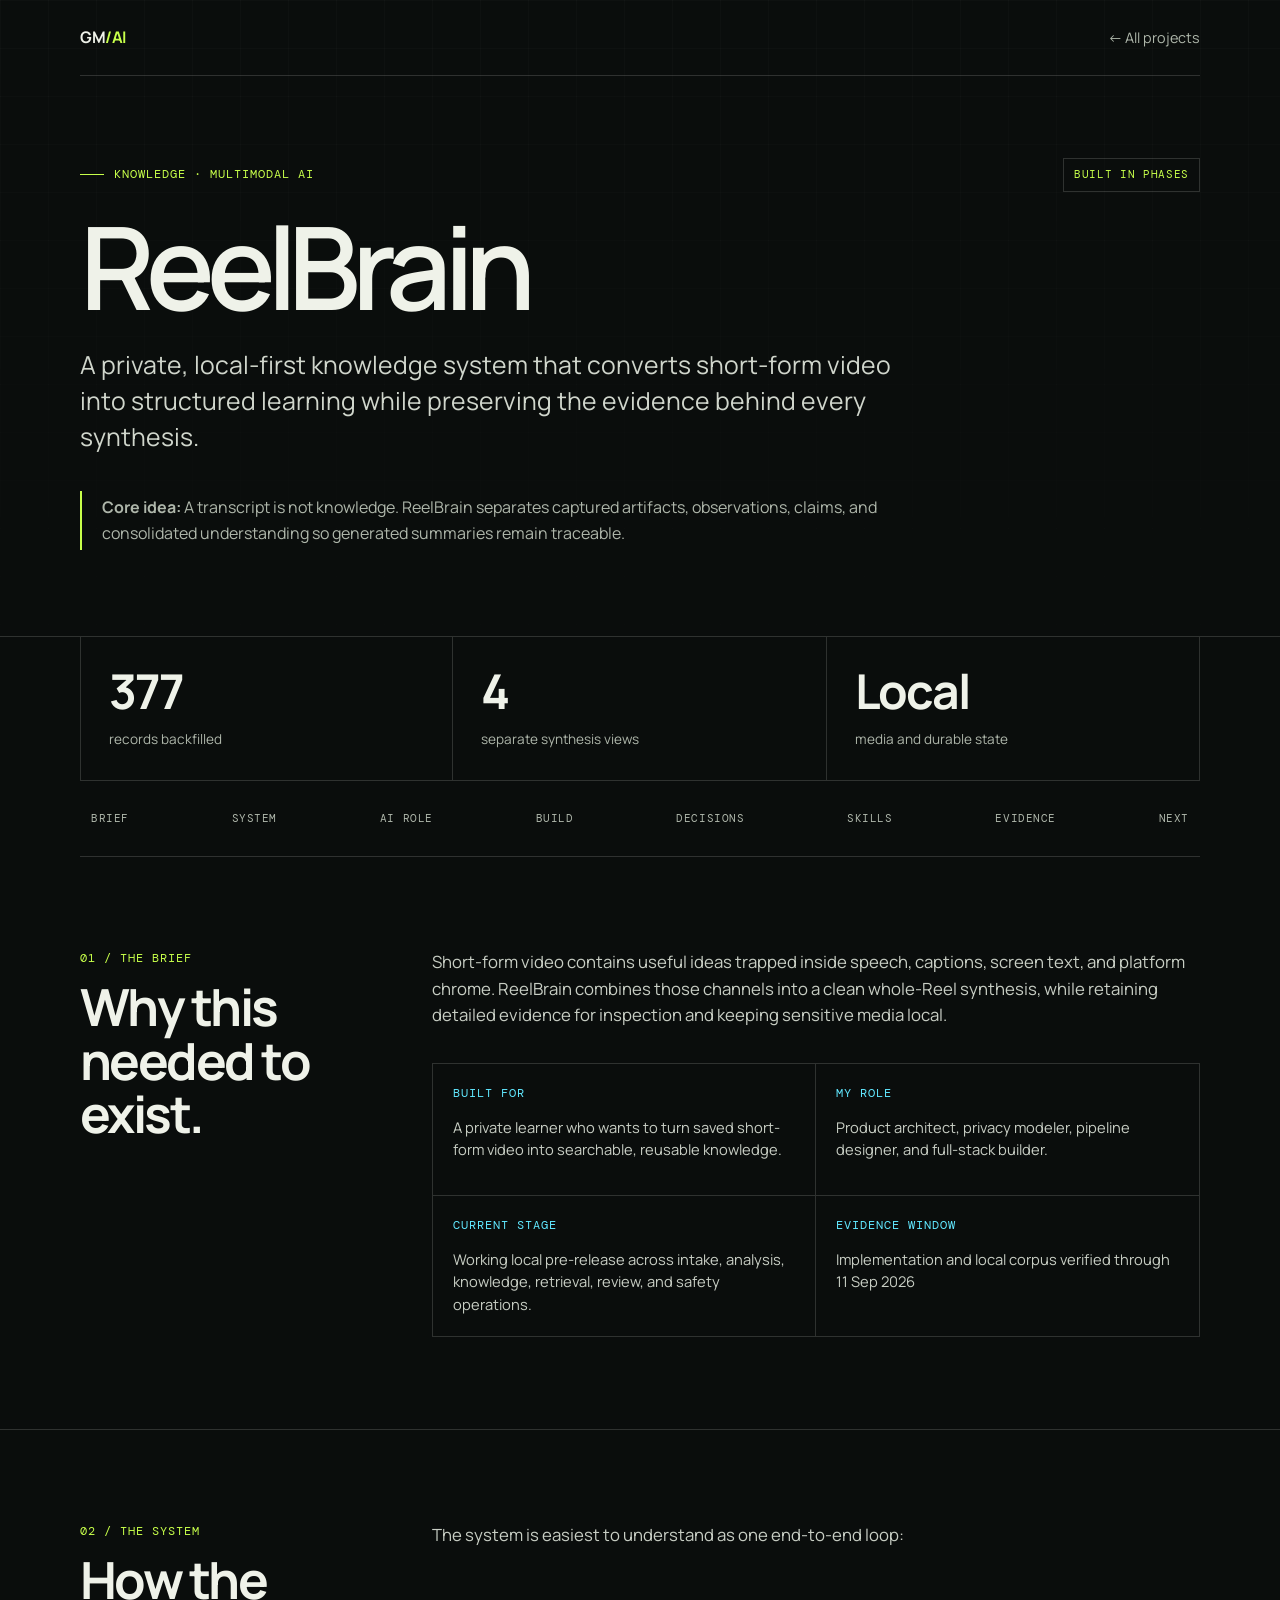
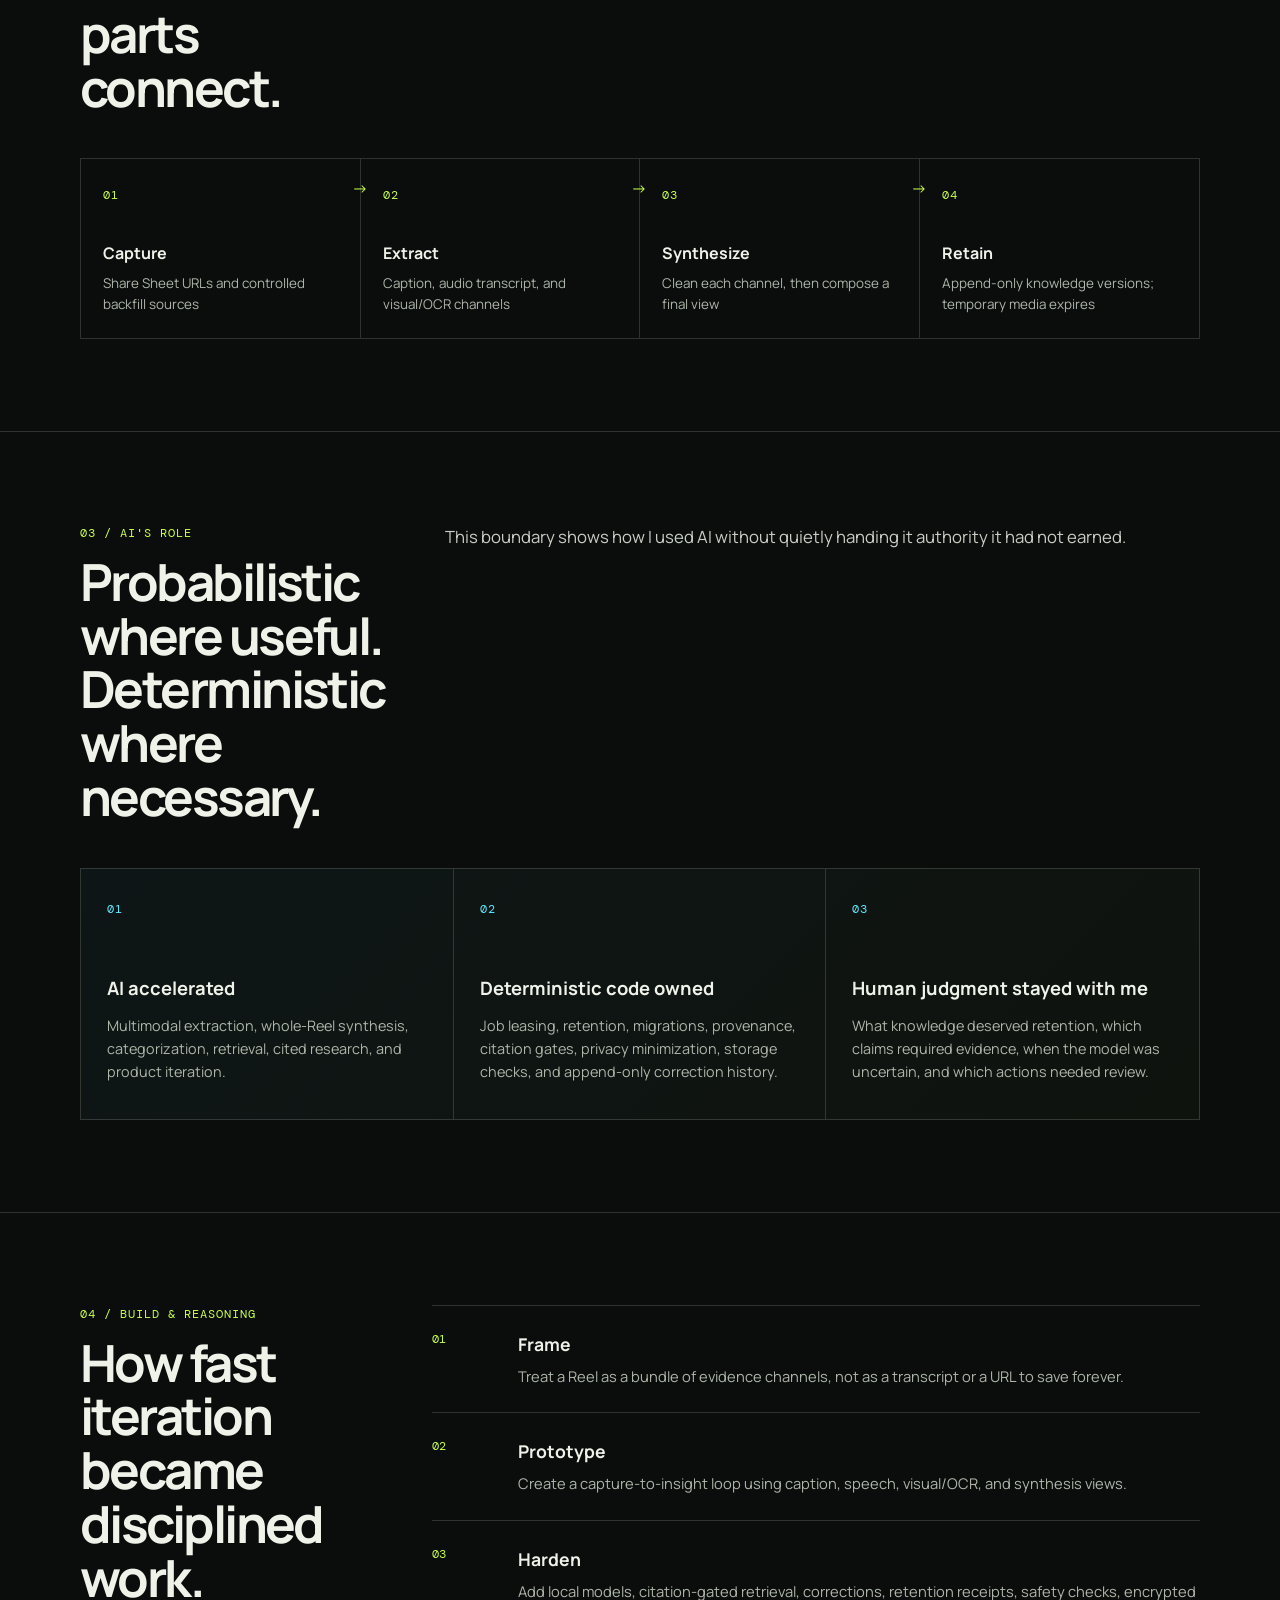
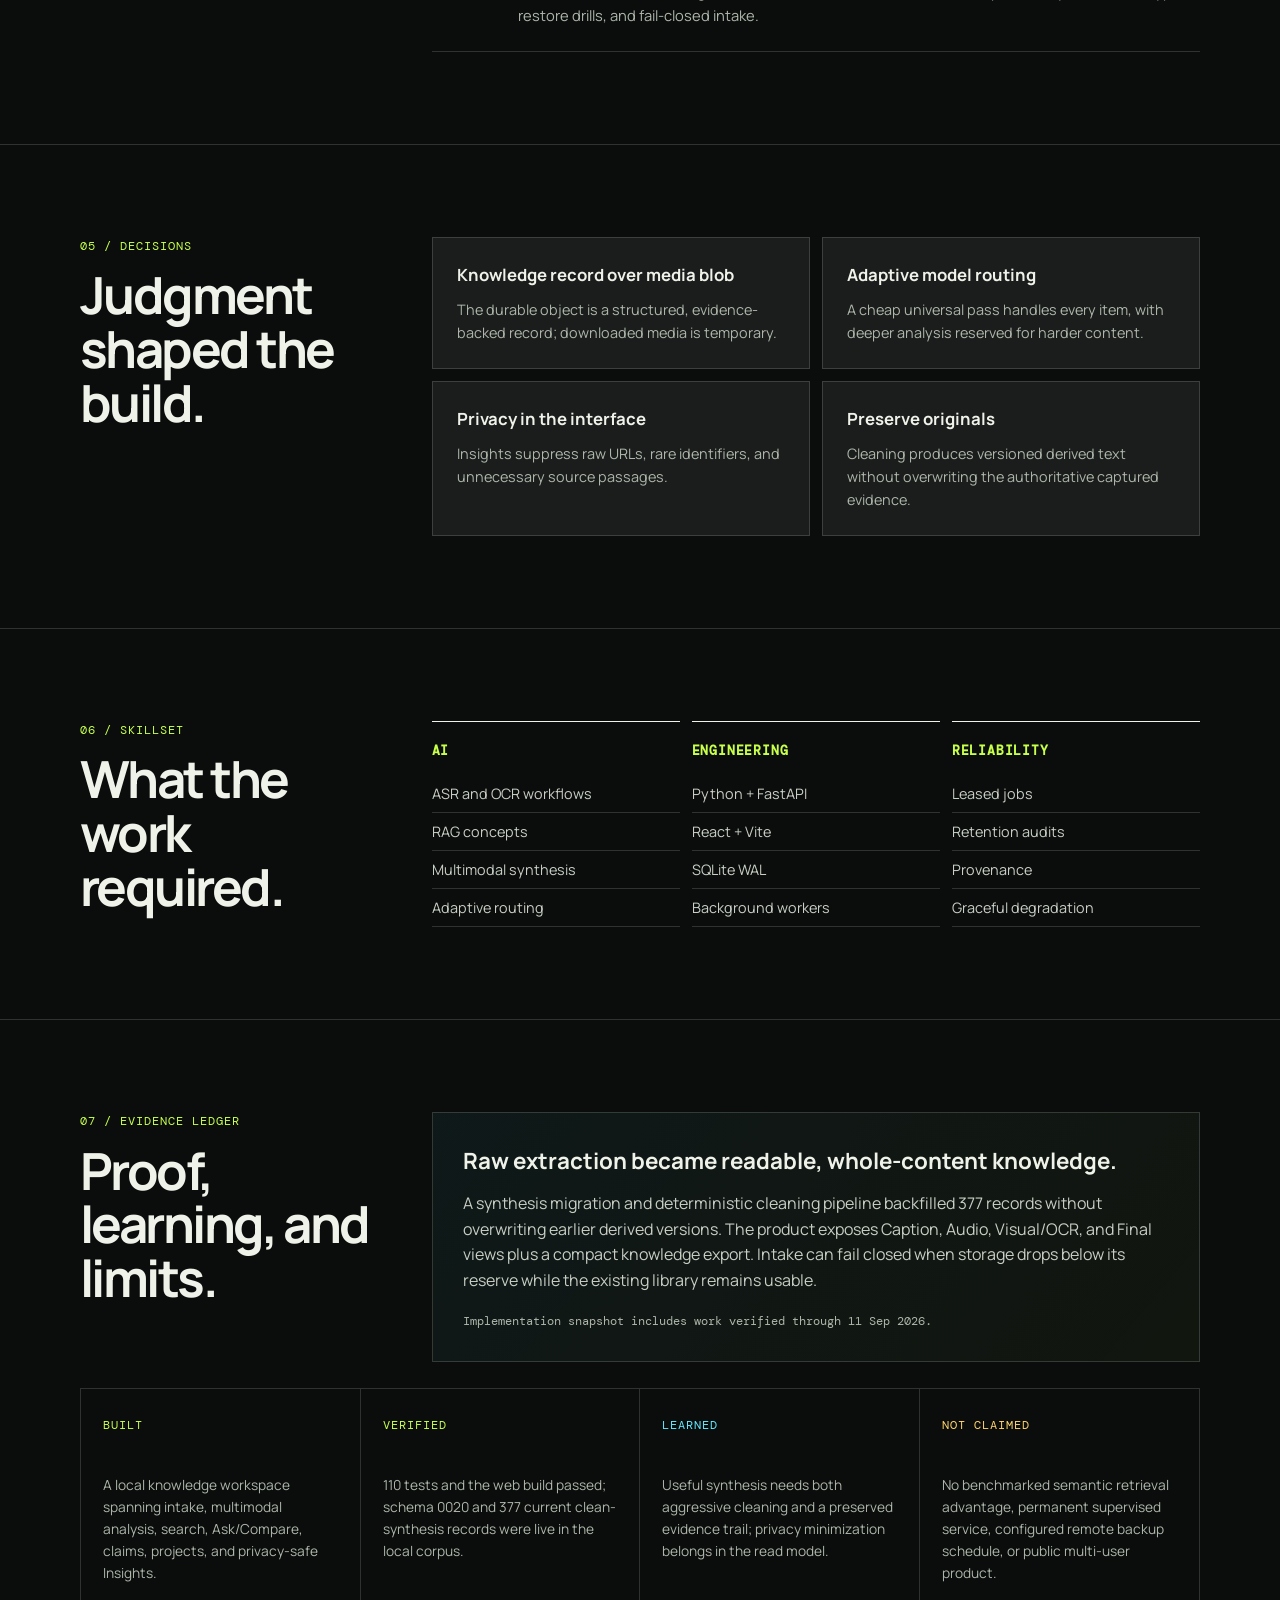
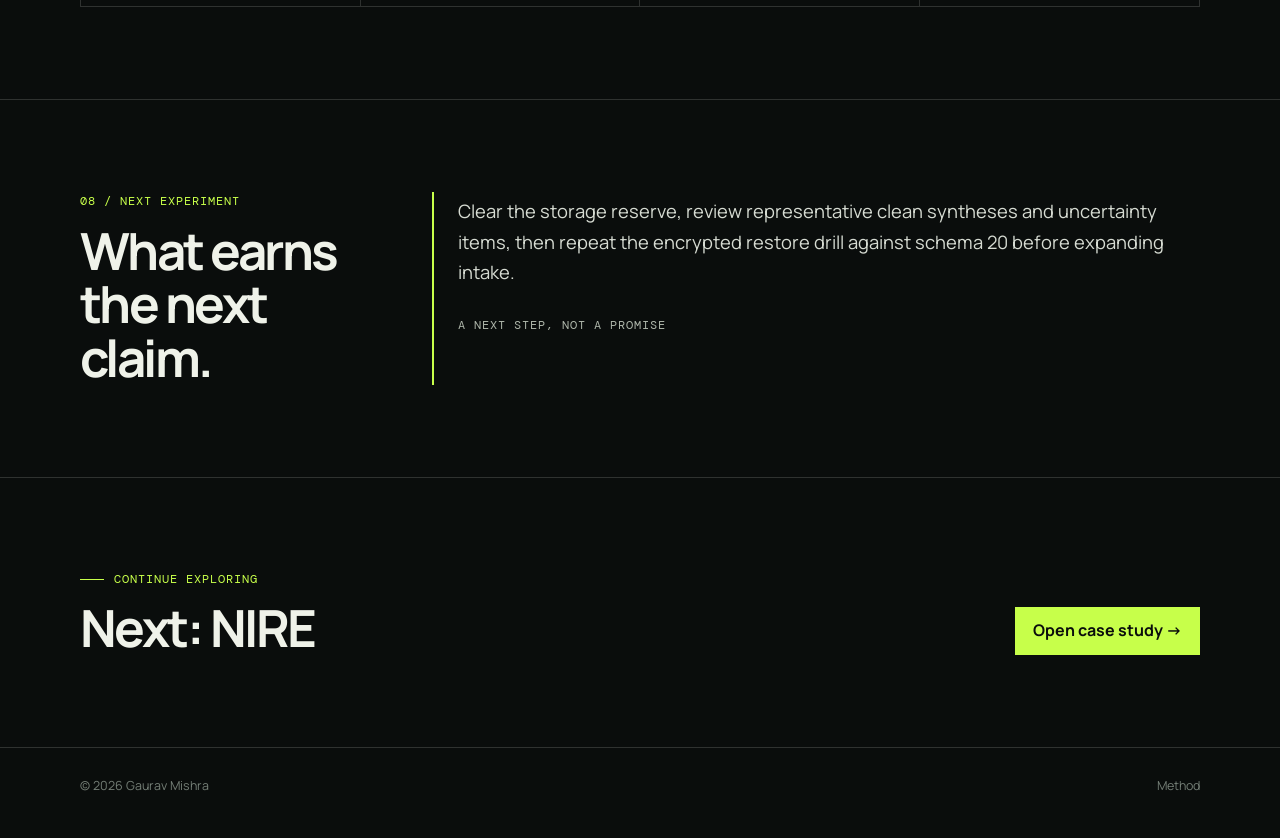
<file: project-reelbrain.html>
<!doctype html>
<html lang="en"><head><meta charset="utf-8"><meta name="viewport" content="width=device-width,initial-scale=1"><meta name="theme-color" content="#0a0d0c"><meta name="description" content="Private multimodal knowledge system for short-form video."><title>ReelBrain — Gaurav Mishra</title><link rel="preconnect" href="https://fonts.googleapis.com"><link rel="preconnect" href="https://fonts.gstatic.com" crossorigin><link href="https://fonts.googleapis.com/css2?family=DM+Mono:wght@400;500&family=Manrope:wght@400;500;600;700&display=swap" rel="stylesheet"><link rel="icon" type="image/svg+xml" href="data:image/svg+xml,%3Csvg xmlns='http://www.w3.org/2000/svg' viewBox='0 0 32 32'%3E%3Crect width='32' height='32' rx='7' fill='%230a0d0c'/%3E%3Cpath d='M8 10h16M8 16h10M8 22h16' stroke='%23c7ff4a' stroke-width='3' stroke-linecap='round'/%3E%3Ccircle cx='23' cy='16' r='2' fill='%23c7ff4a'/%3E%3C/svg%3E"><link rel="stylesheet" href="case-study.css?v=20260923-projects10"></head>
<body data-project="reelbrain"><nav class="shell" aria-label="Project navigation"><a class="mark" href="index.html">GM<span>/AI</span></a><a class="back" href="index.html#work">← All projects</a></nav><main id="project-root"><noscript><section class="shell"><h1>ReelBrain</h1><p>This case study requires JavaScript to display.</p></section></noscript></main><footer><div class="shell footer-row"><span>© 2026 Gaurav Mishra</span><a href="index.html#method">Method</a></div></footer><script src="case-study.js?v=20261012-projects11"></script></body></html>
</file>
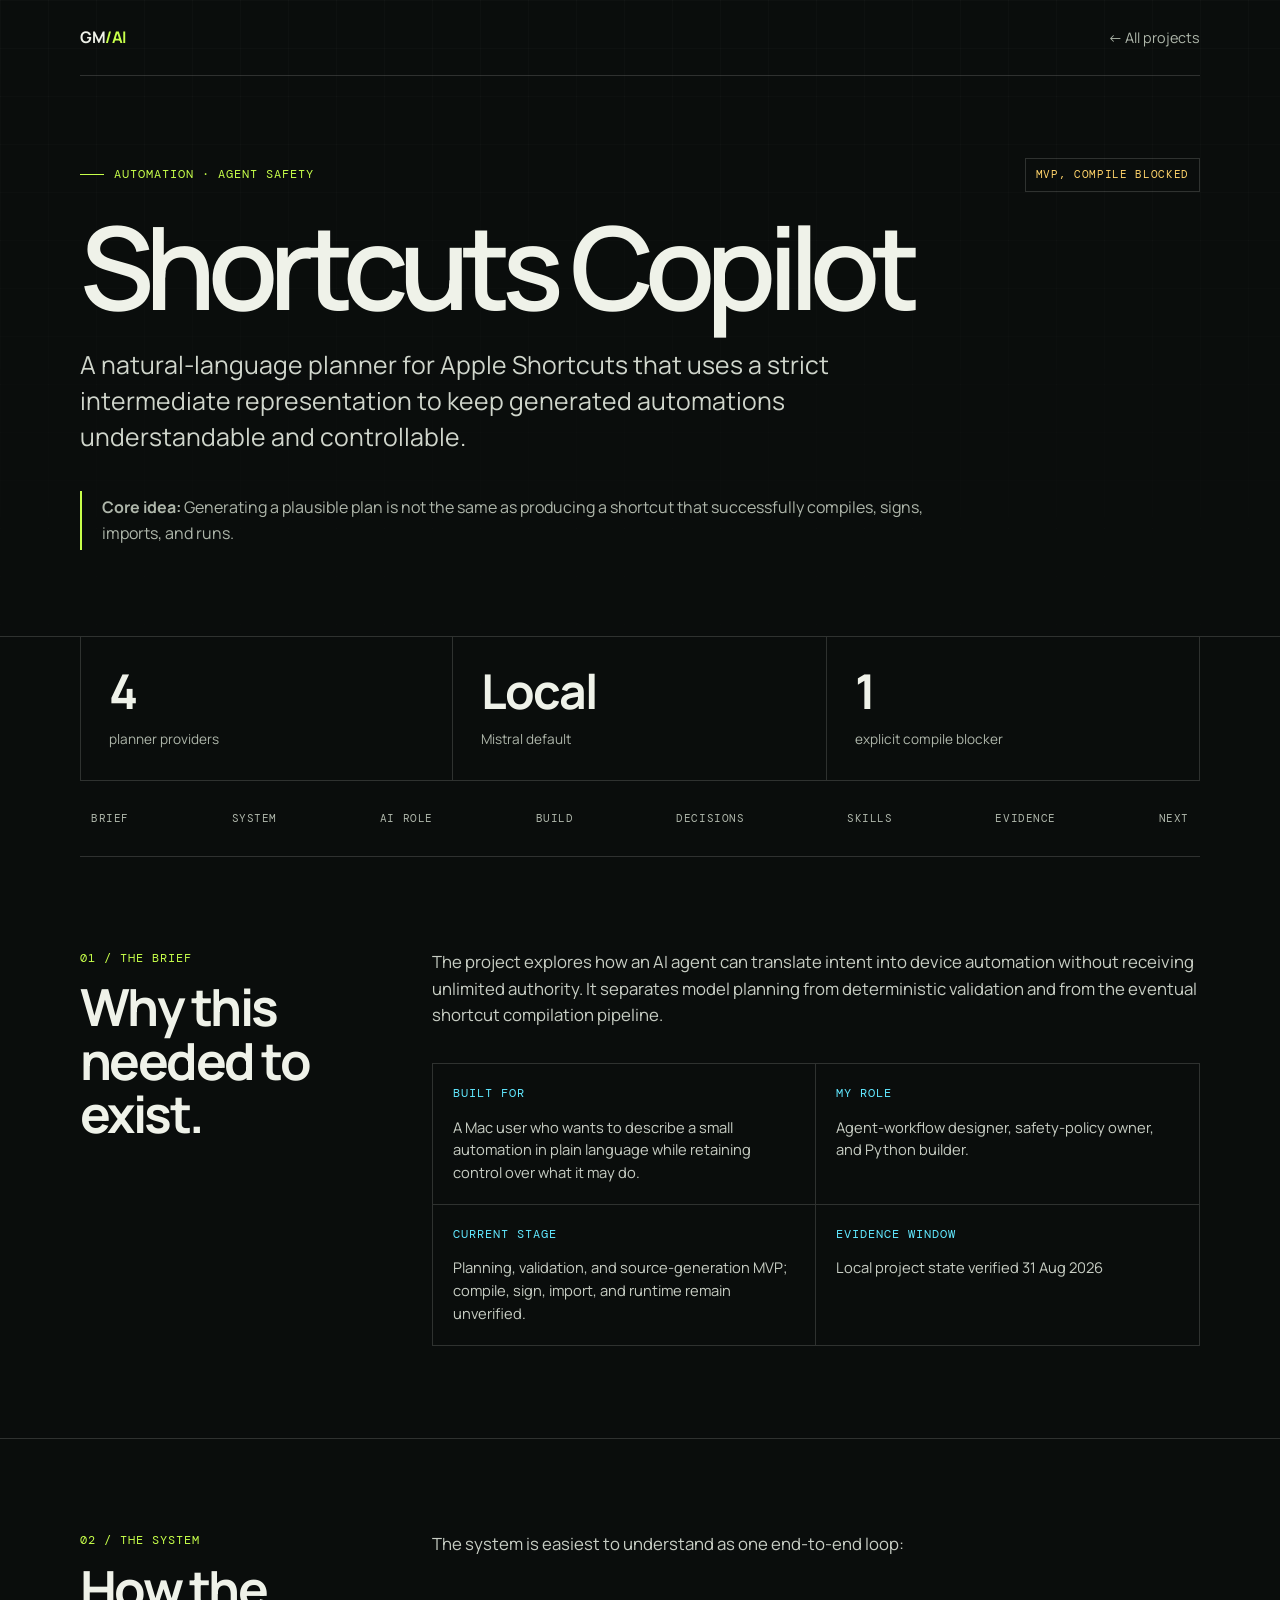
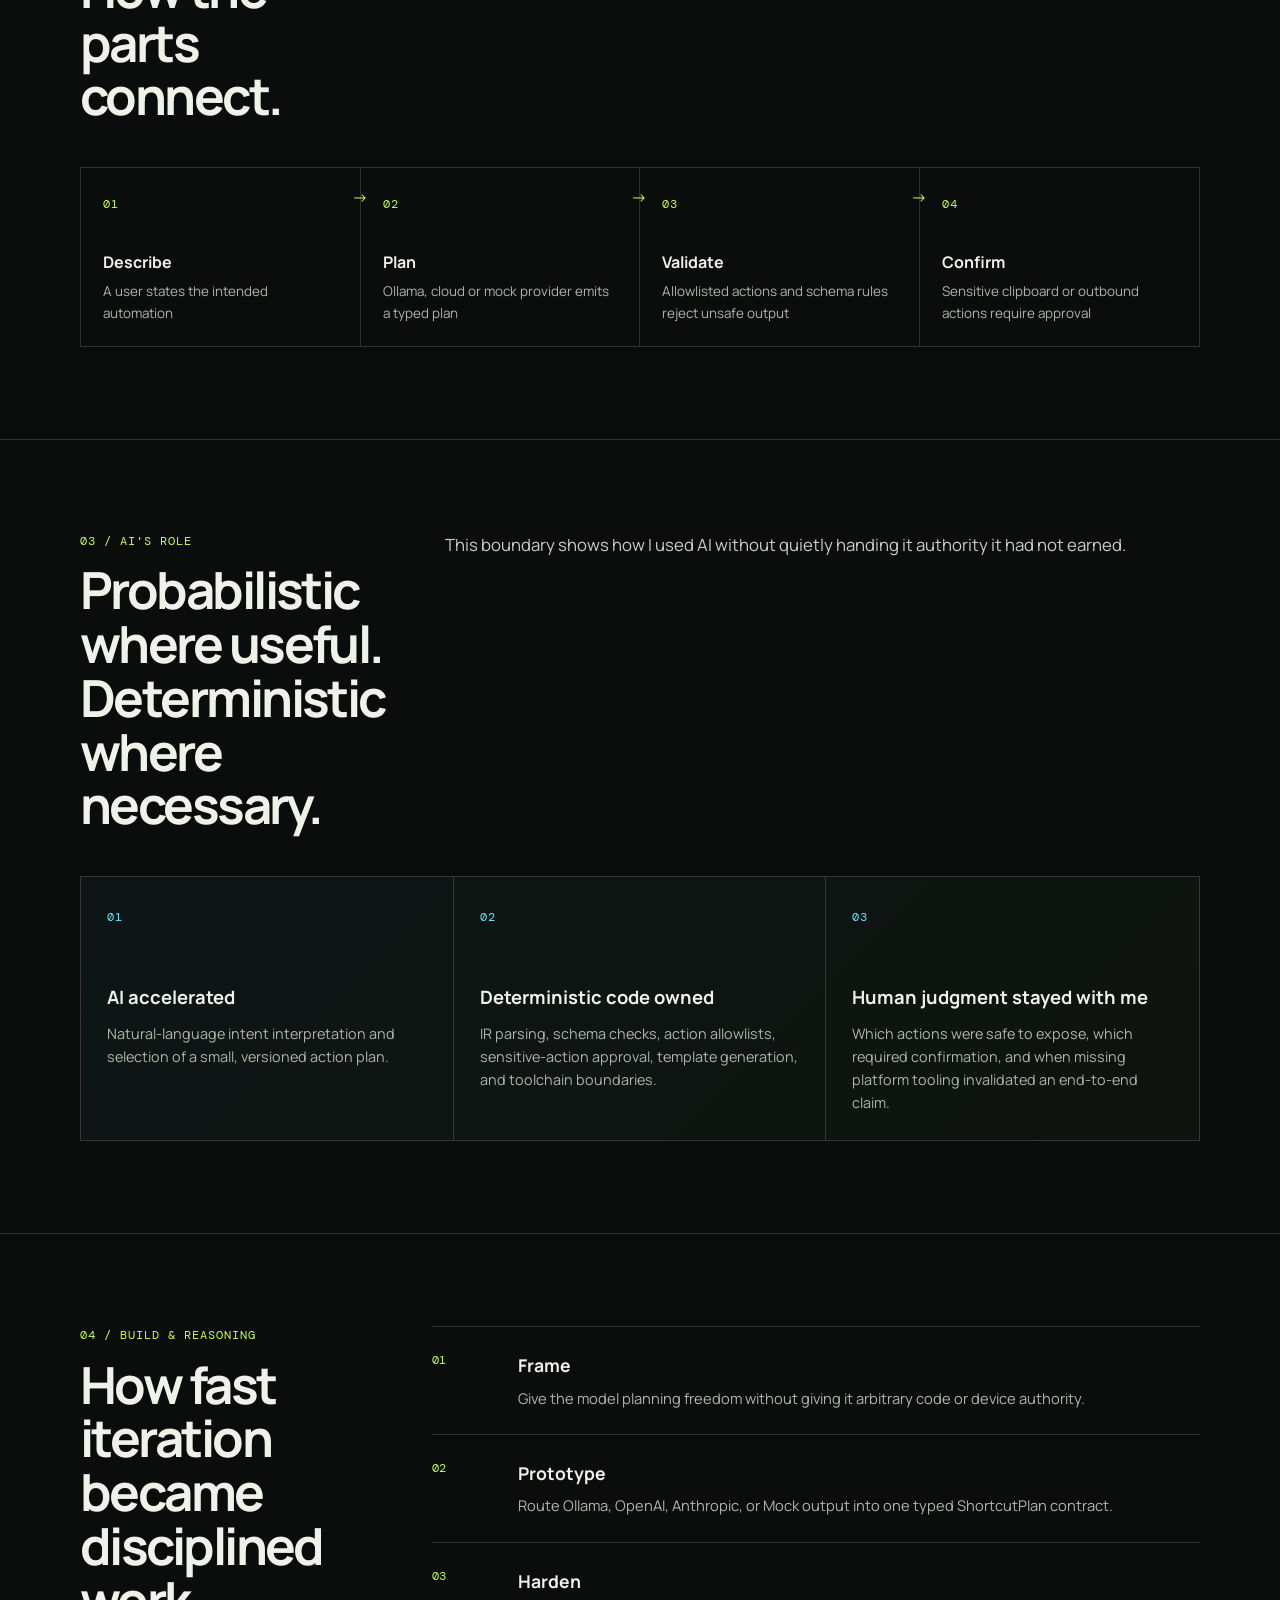
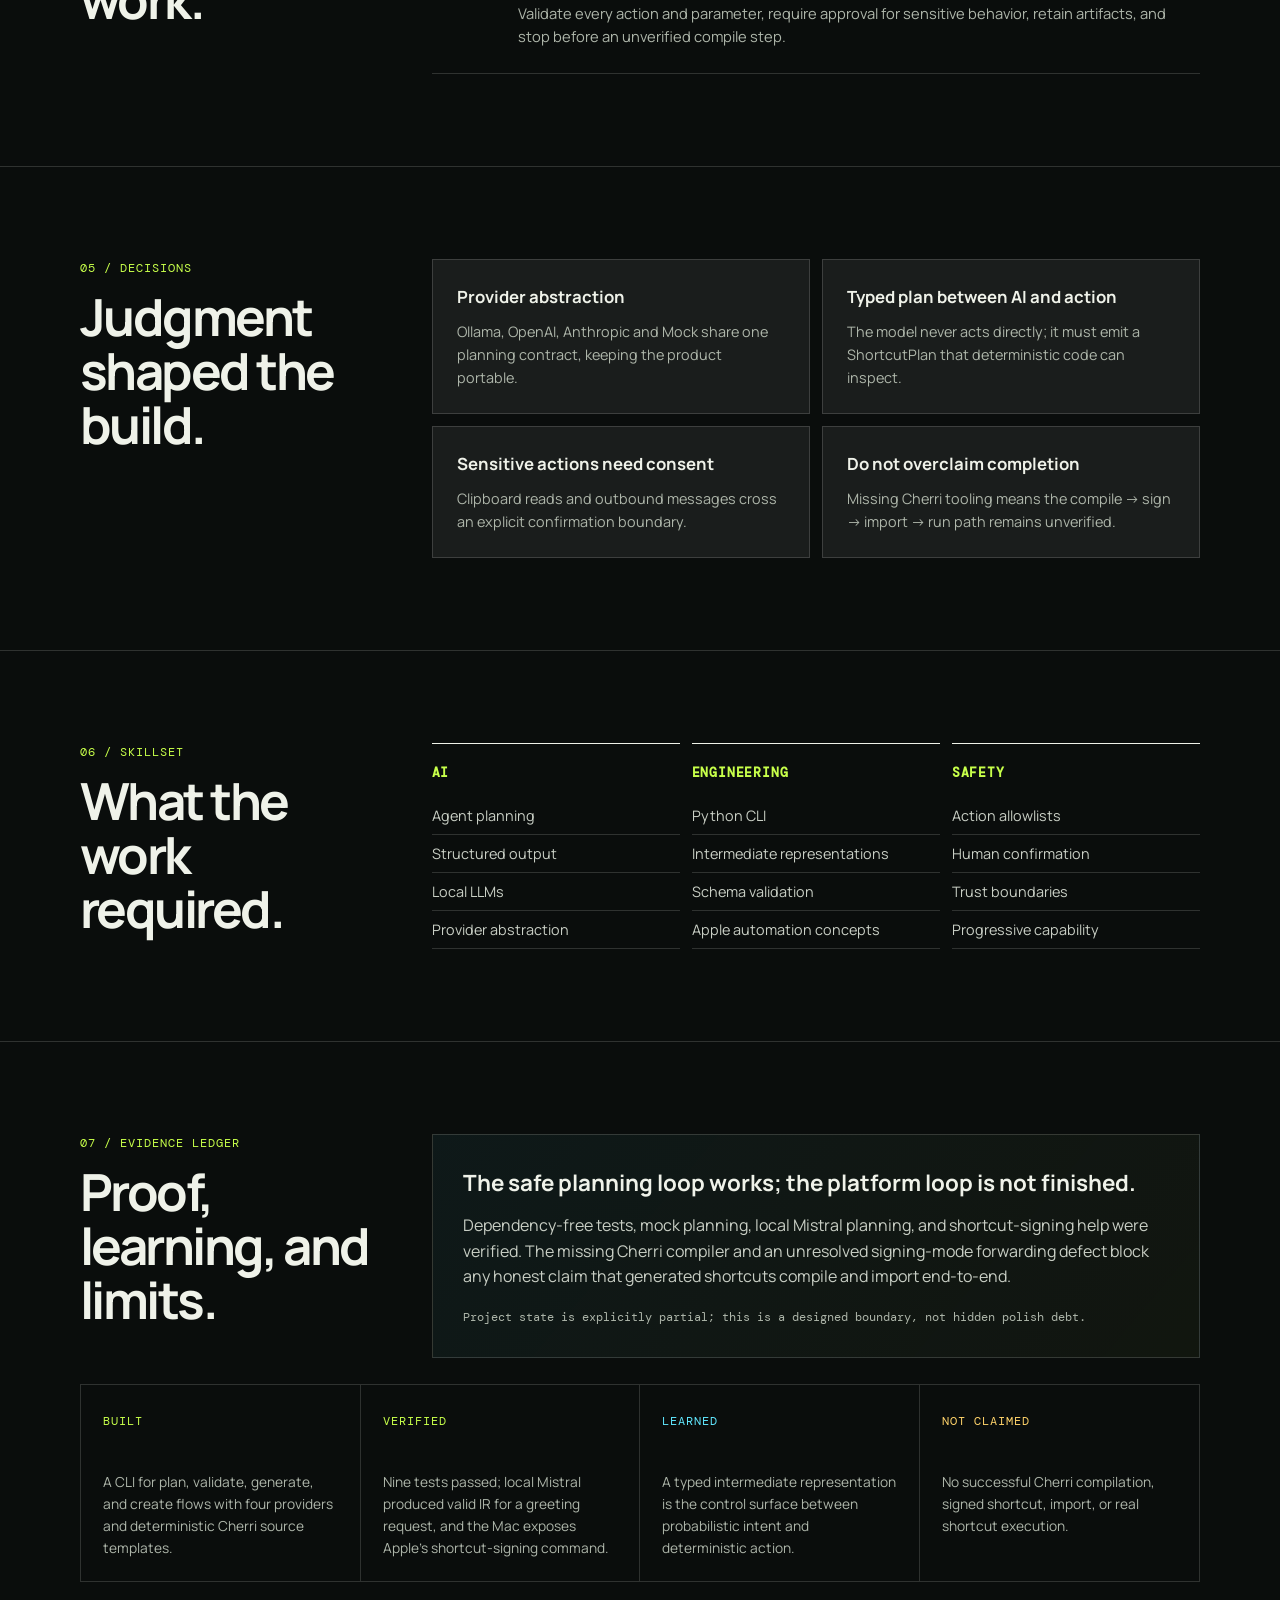
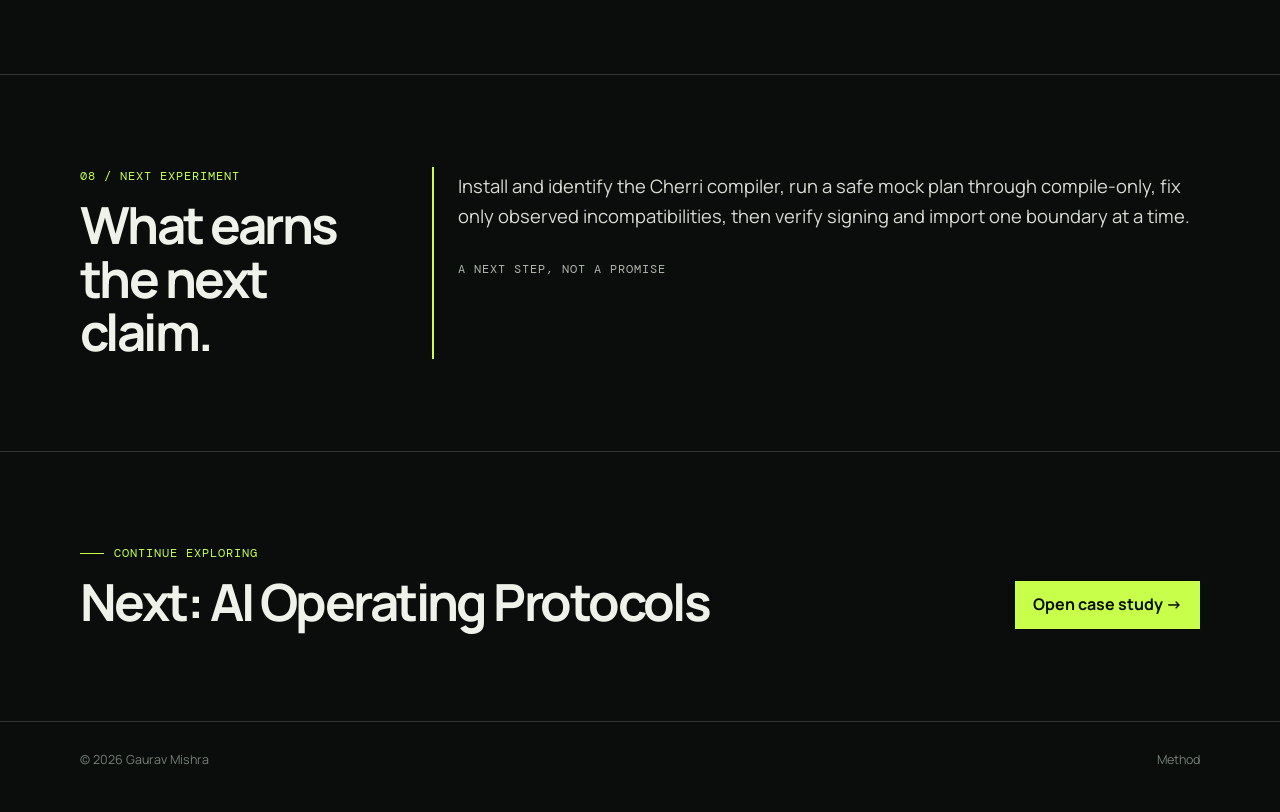
<file: project-shortcuts-copilot.html>
<!doctype html>
<html lang="en"><head><meta charset="utf-8"><meta name="viewport" content="width=device-width,initial-scale=1"><meta name="theme-color" content="#0a0d0c"><meta name="description" content="Safe natural-language planning for Apple Shortcuts."><title>Shortcuts Copilot — Gaurav Mishra</title><link rel="preconnect" href="https://fonts.googleapis.com"><link rel="preconnect" href="https://fonts.gstatic.com" crossorigin><link href="https://fonts.googleapis.com/css2?family=DM+Mono:wght@400;500&family=Manrope:wght@400;500;600;700&display=swap" rel="stylesheet"><link rel="icon" type="image/svg+xml" href="data:image/svg+xml,%3Csvg xmlns='http://www.w3.org/2000/svg' viewBox='0 0 32 32'%3E%3Crect width='32' height='32' rx='7' fill='%230a0d0c'/%3E%3Cpath d='M8 10h16M8 16h10M8 22h16' stroke='%23c7ff4a' stroke-width='3' stroke-linecap='round'/%3E%3Ccircle cx='23' cy='16' r='2' fill='%23c7ff4a'/%3E%3C/svg%3E"><link rel="stylesheet" href="case-study.css?v=20260923-projects10"></head>
<body data-project="shortcuts-copilot"><nav class="shell" aria-label="Project navigation"><a class="mark" href="index.html">GM<span>/AI</span></a><a class="back" href="index.html#work">← All projects</a></nav><main id="project-root"><noscript><section class="shell"><h1>Shortcuts Copilot</h1><p>This case study requires JavaScript to display.</p></section></noscript></main><footer><div class="shell footer-row"><span>© 2026 Gaurav Mishra</span><a href="index.html#method">Method</a></div></footer><script src="case-study.js?v=20261012-projects11"></script></body></html>
</file>
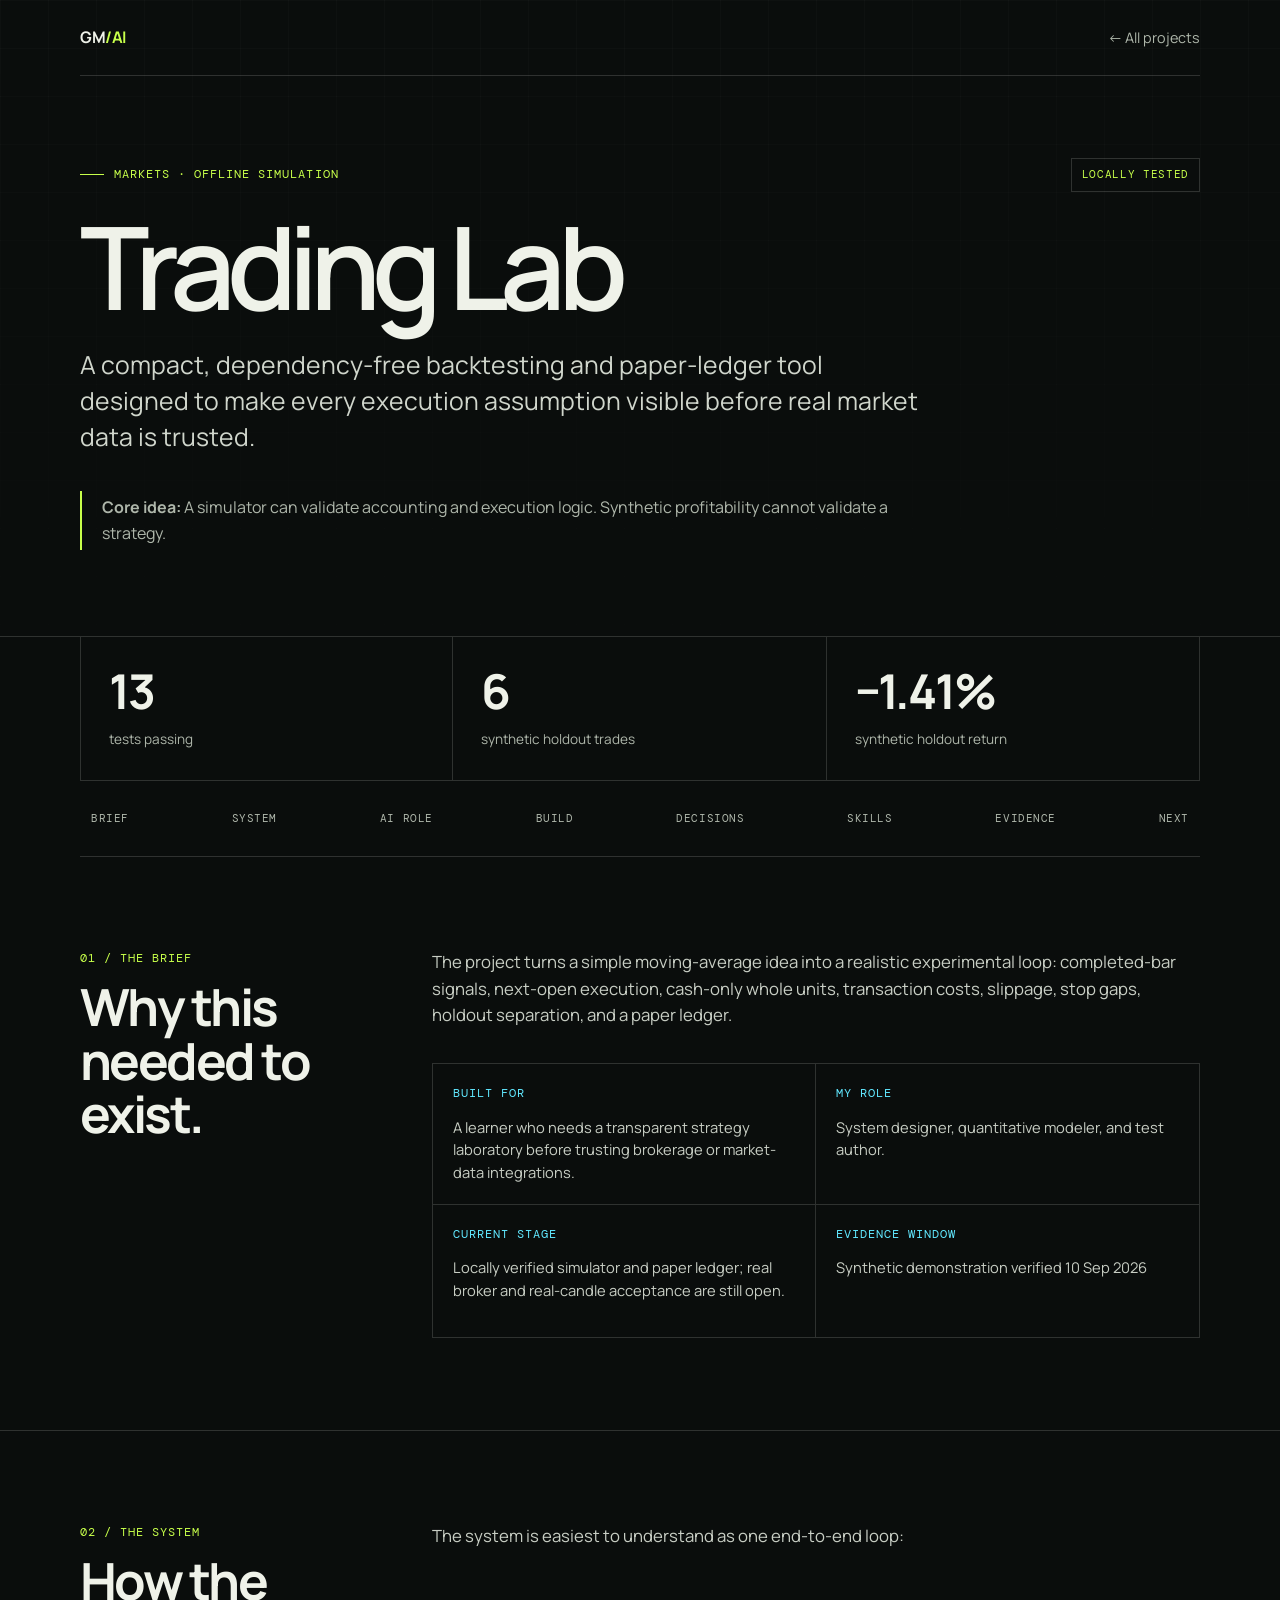
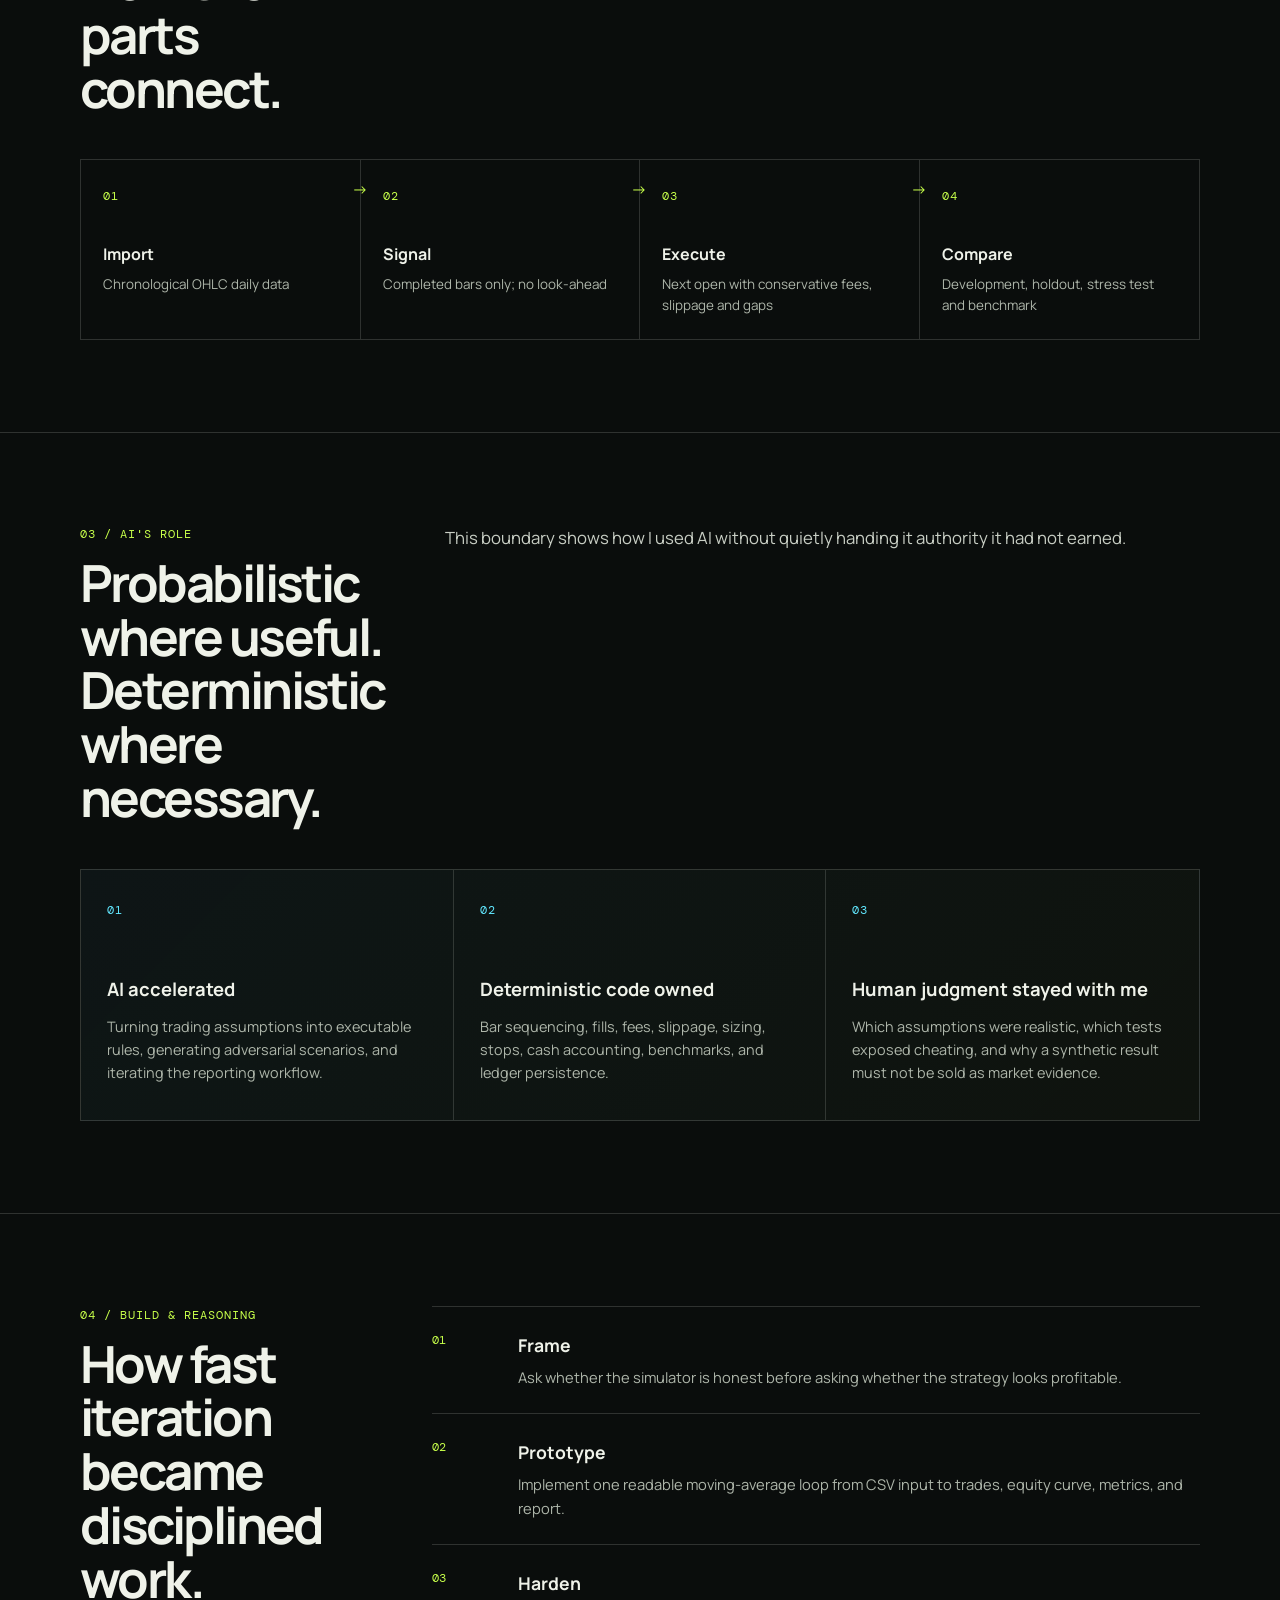
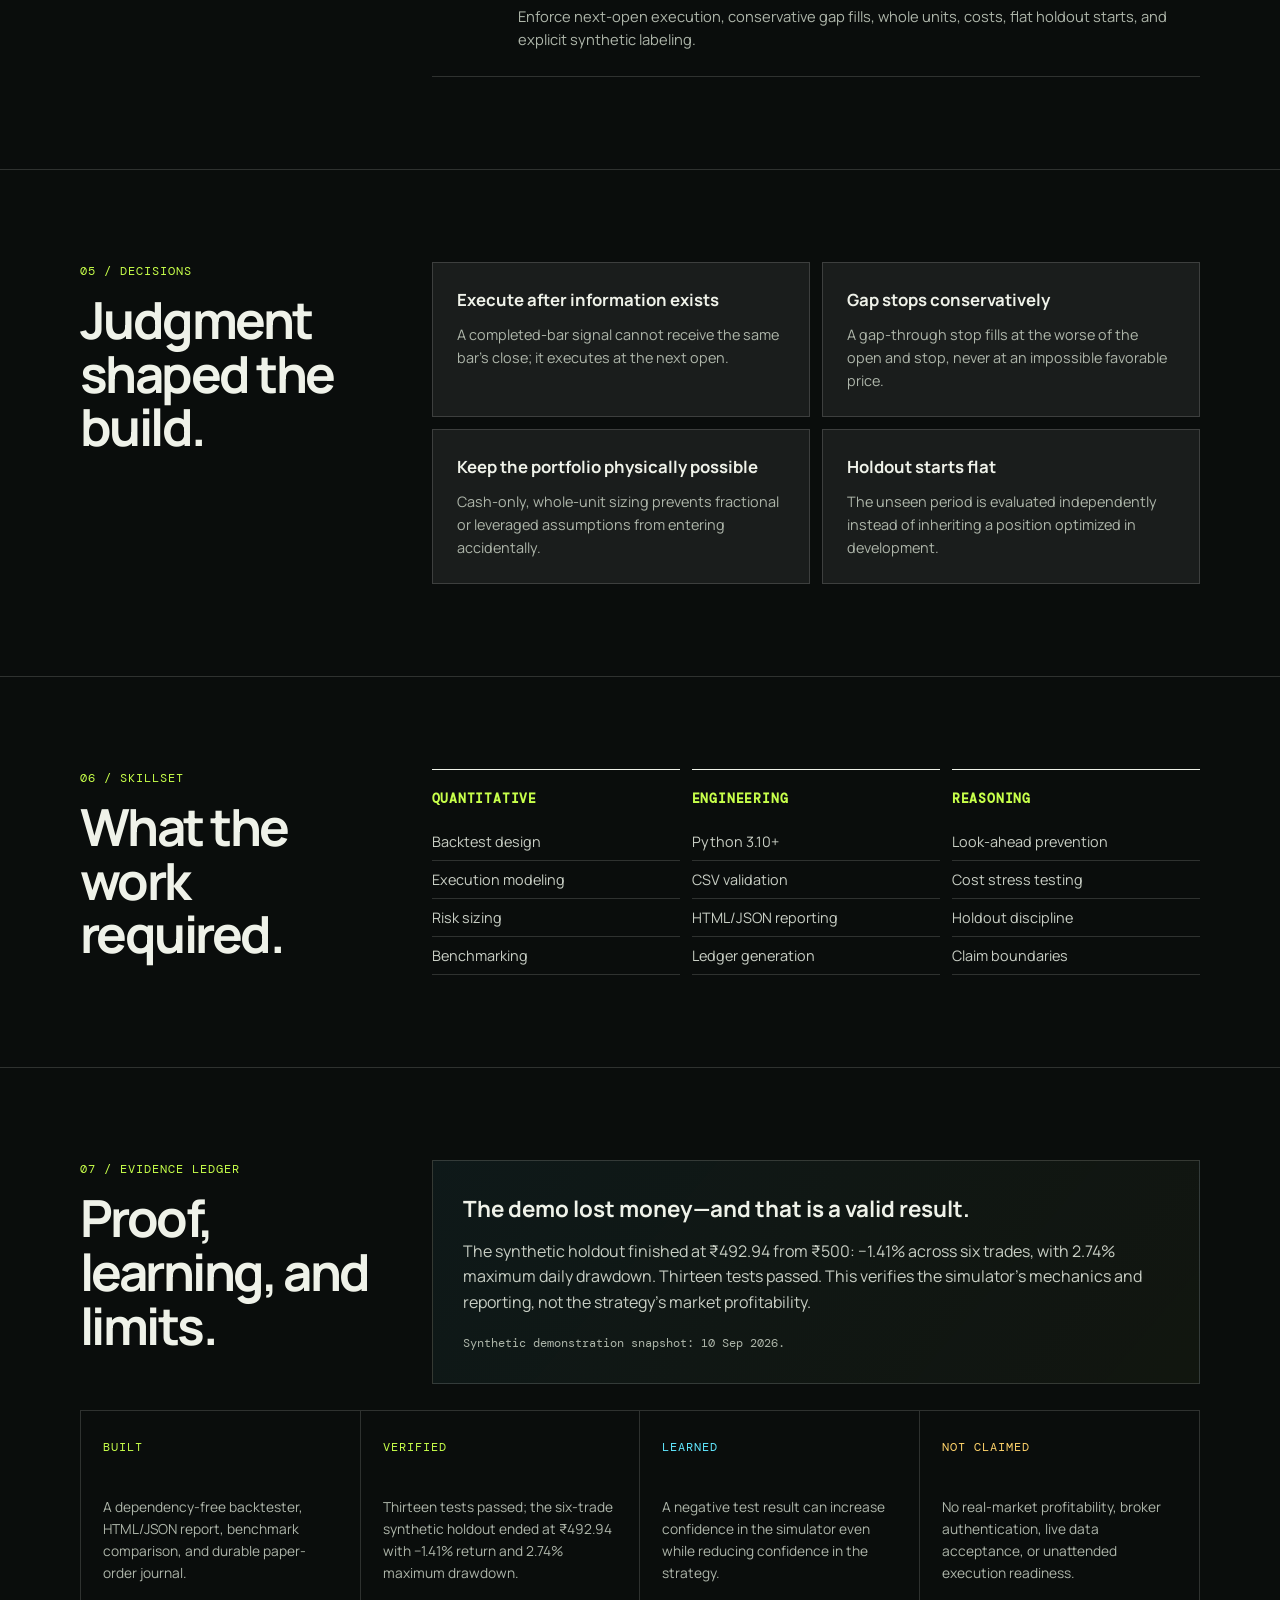
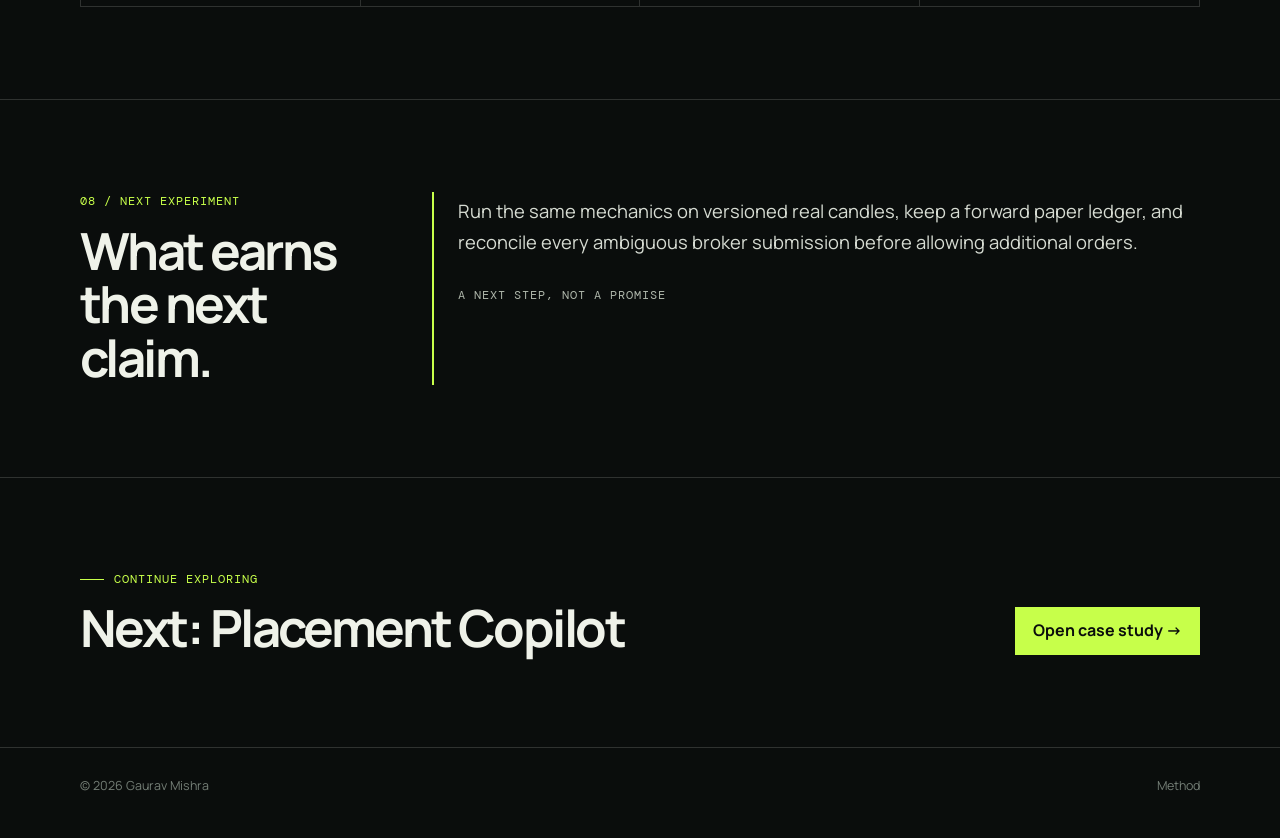
<file: project-trading-lab.html>
<!doctype html>
<html lang="en"><head><meta charset="utf-8"><meta name="viewport" content="width=device-width,initial-scale=1"><meta name="theme-color" content="#0a0d0c"><meta name="description" content="Conservative offline trading simulation and paper ledger."><title>Trading Lab — Gaurav Mishra</title><link rel="preconnect" href="https://fonts.googleapis.com"><link rel="preconnect" href="https://fonts.gstatic.com" crossorigin><link href="https://fonts.googleapis.com/css2?family=DM+Mono:wght@400;500&family=Manrope:wght@400;500;600;700&display=swap" rel="stylesheet"><link rel="icon" type="image/svg+xml" href="data:image/svg+xml,%3Csvg xmlns='http://www.w3.org/2000/svg' viewBox='0 0 32 32'%3E%3Crect width='32' height='32' rx='7' fill='%230a0d0c'/%3E%3Cpath d='M8 10h16M8 16h10M8 22h16' stroke='%23c7ff4a' stroke-width='3' stroke-linecap='round'/%3E%3Ccircle cx='23' cy='16' r='2' fill='%23c7ff4a'/%3E%3C/svg%3E"><link rel="stylesheet" href="case-study.css?v=20260923-projects10"></head>
<body data-project="trading-lab"><nav class="shell" aria-label="Project navigation"><a class="mark" href="index.html">GM<span>/AI</span></a><a class="back" href="index.html#work">← All projects</a></nav><main id="project-root"><noscript><section class="shell"><h1>Trading Lab</h1><p>This case study requires JavaScript to display.</p></section></noscript></main><footer><div class="shell footer-row"><span>© 2026 Gaurav Mishra</span><a href="index.html#method">Method</a></div></footer><script src="case-study.js?v=20261012-projects11"></script></body></html>
</file>
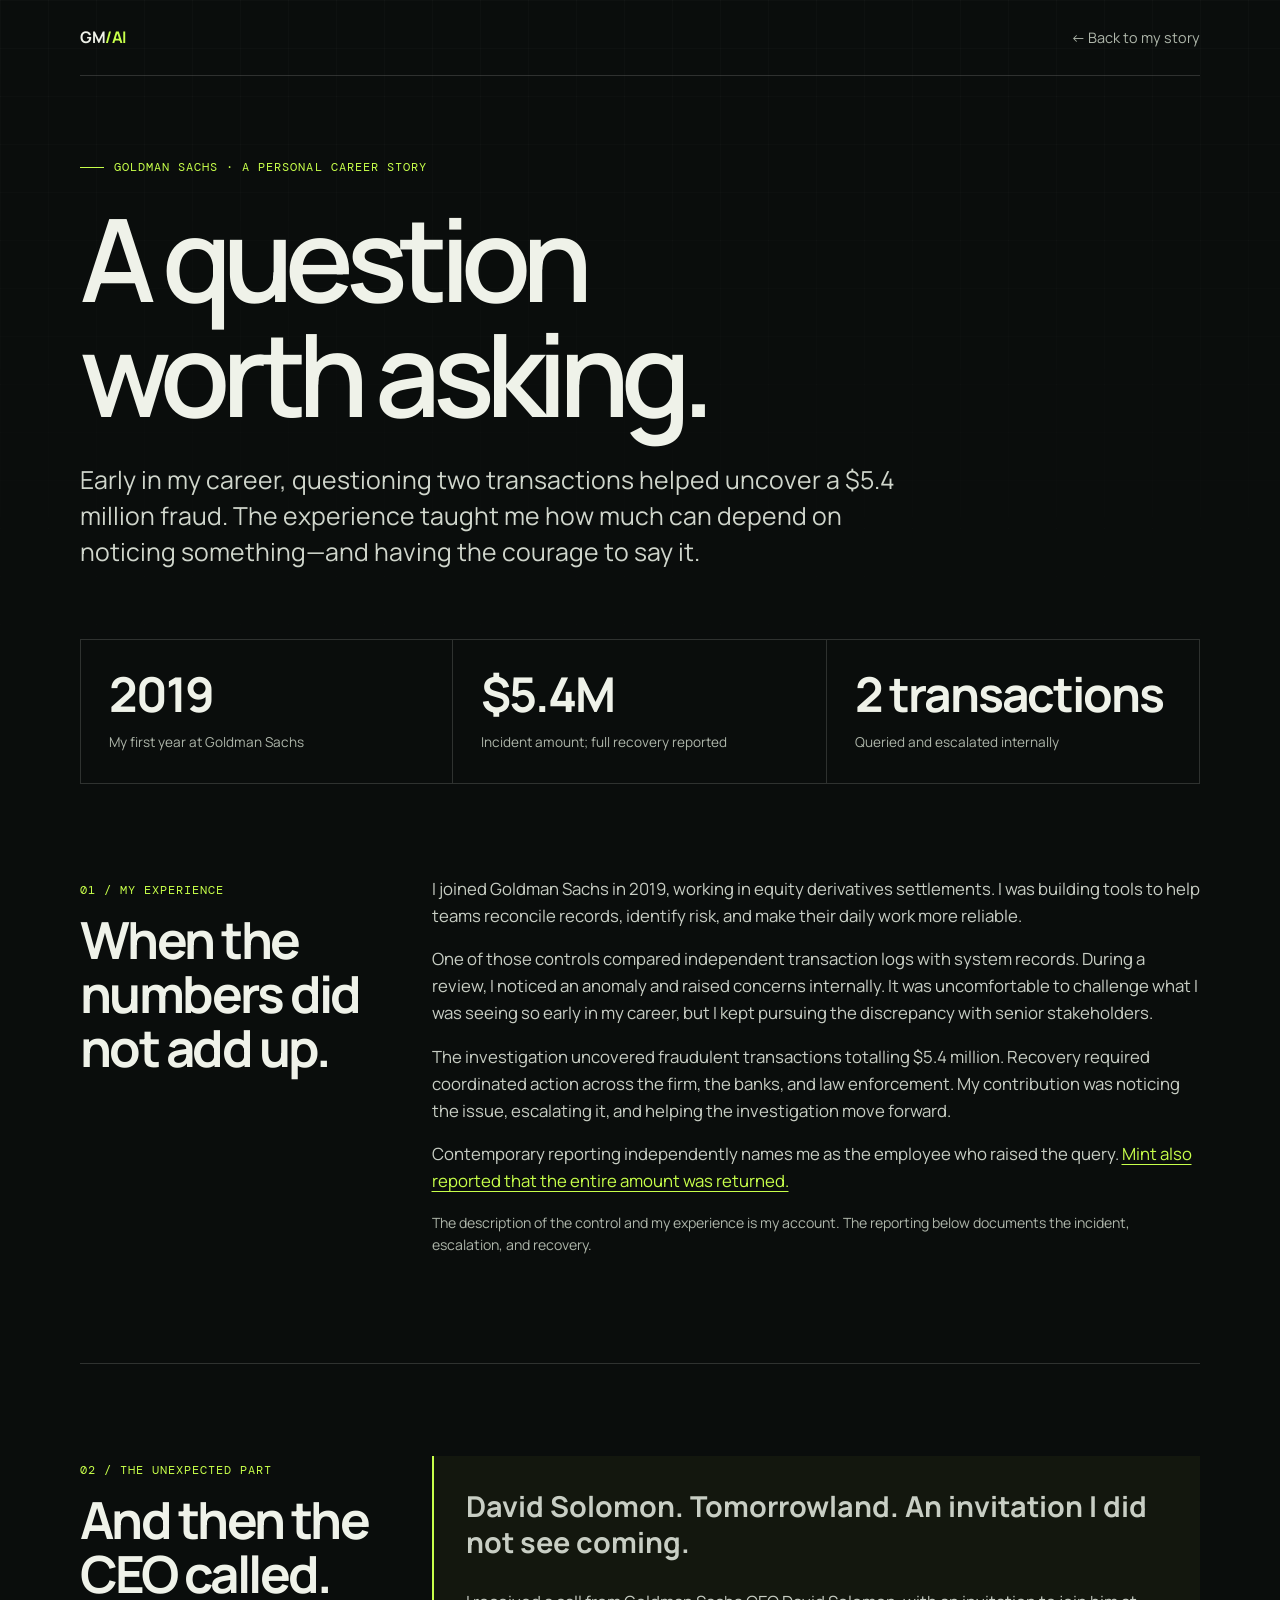
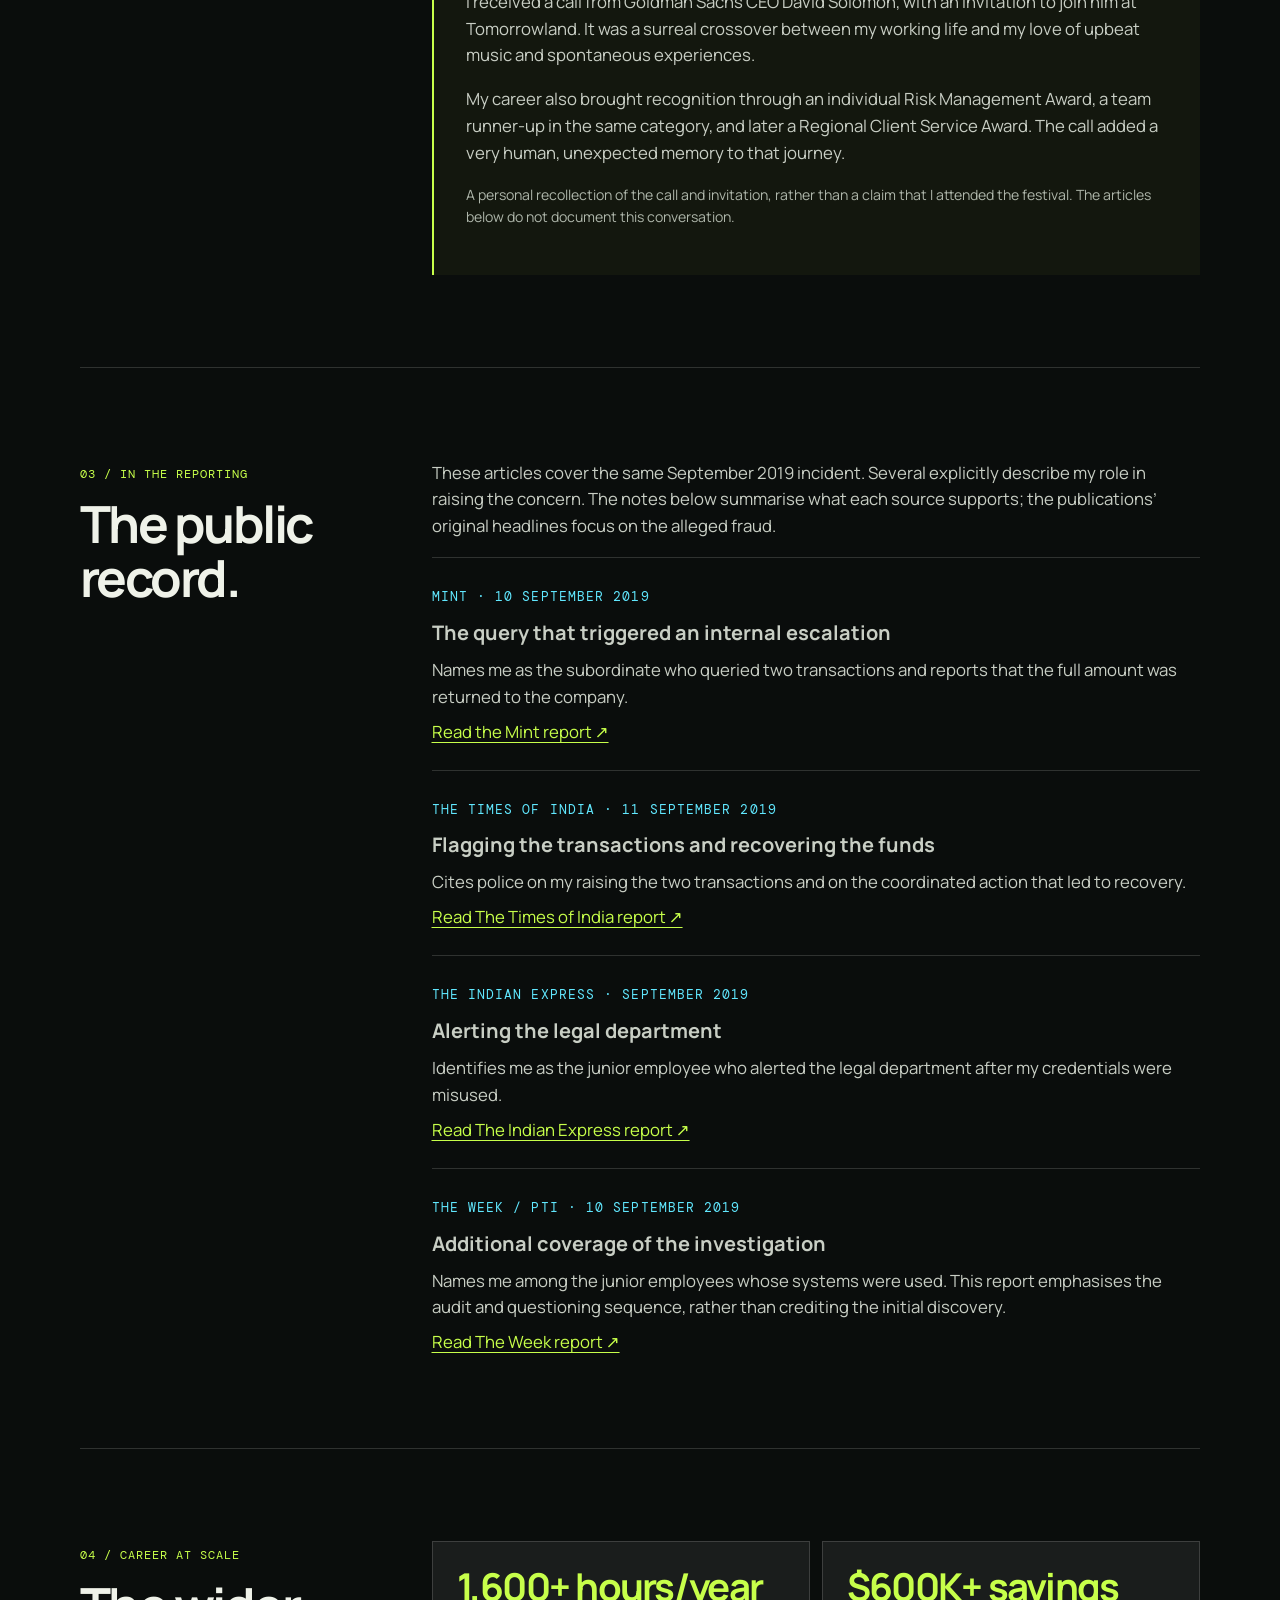
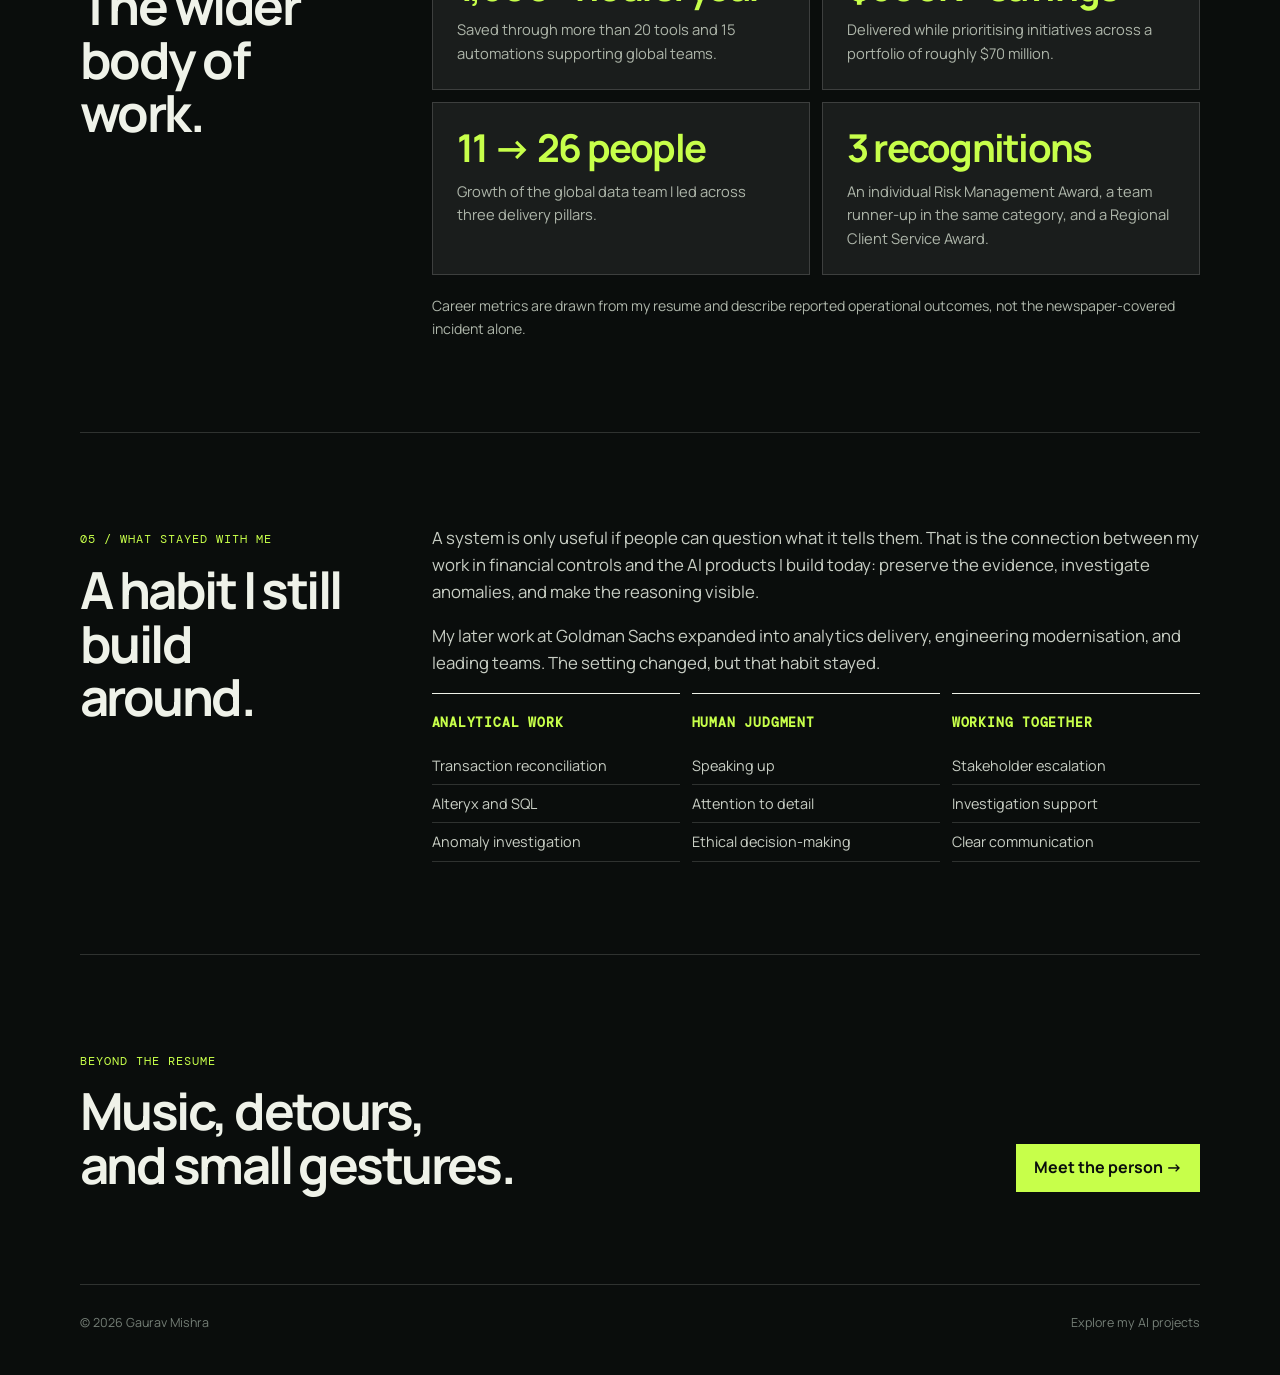
<file: story-goldman-sachs.html>
<!doctype html>
<html lang="en">
<head>
  <meta charset="utf-8"><meta name="viewport" content="width=device-width,initial-scale=1">
  <meta name="theme-color" content="#0a0d0c"><meta name="description" content="Gaurav Mishra on flagging a $5.4 million fraud at Goldman Sachs, the reporting, and an unexpected call from David Solomon.">
  <title>A Question Worth Asking — Gaurav Mishra</title>
  <link rel="preconnect" href="https://fonts.googleapis.com"><link rel="preconnect" href="https://fonts.gstatic.com" crossorigin>
  <link href="https://fonts.googleapis.com/css2?family=DM+Mono:wght@400;500&family=Manrope:wght@400;500;600;700&display=swap" rel="stylesheet">
  <link rel="stylesheet" href="case-study.css">
  <style>.hero h1{max-width:900px;line-height:1}.prose a{color:var(--acid);text-decoration:underline;text-underline-offset:4px}.press-list{display:grid;gap:24px}.press-item{border-top:1px solid var(--line);padding-top:24px}.press-item h3{margin:8px 0;font-size:1.25rem}.press-item p{margin:8px 0}.press-item .mono{font-size:.8rem;color:var(--cyan)}.recollection{background:rgba(199,255,74,.045);padding:32px;border-left:2px solid var(--acid)}.recollection h3{font-size:1.8rem;line-height:1.25;margin-top:0}.source-note{font-size:.88rem;color:var(--muted)}.impact-grid{display:grid;grid-template-columns:repeat(2,1fr);gap:12px}.impact-card{border:1px solid var(--line);background:var(--soft);padding:24px}.impact-card b{display:block;color:var(--acid);font-size:clamp(1.7rem,3vw,2.5rem);line-height:1.1;letter-spacing:-.045em}.impact-card span{display:block;margin-top:10px;color:var(--muted);font-size:.92rem}.impact-note{grid-column:1/-1;margin:8px 0 0;color:var(--muted);font-size:.88rem}a:focus-visible{outline:2px solid var(--acid);outline-offset:5px}@media(max-width:560px){.recollection{padding:22px}.hero h1{font-size:3.2rem}.impact-grid{grid-template-columns:1fr}.impact-note{grid-column:auto}}</style>
</head>
<body>
  <nav class="shell" aria-label="Story navigation"><a class="mark" href="index.html">GM<span>/AI</span></a><a class="back" href="index.html#story">← Back to my story</a></nav>
  <main class="shell">
    <header class="hero"><div class="eyebrow mono">Goldman Sachs · A personal career story</div><h1>A question<br>worth asking.</h1><p class="lede">Early in my career, questioning two transactions helped uncover a $5.4 million fraud. The experience taught me how much can depend on noticing something—and having the courage to say it.</p></header>
    <div class="metrics" aria-label="Incident and career snapshot"><div class="metric"><b>2019</b><span>My first year at Goldman Sachs</span></div><div class="metric"><b>$5.4M</b><span>Incident amount; full recovery reported</span></div><div class="metric"><b>2 transactions</b><span>Queried and escalated internally</span></div></div>
    <section class="section-grid"><div><span class="mono section-label">01 / My experience</span><h2>When the numbers did not add up.</h2></div><div class="prose"><p>I joined Goldman Sachs in 2019, working in equity derivatives settlements. I was building tools to help teams reconcile records, identify risk, and make their daily work more reliable.</p><p>One of those controls compared independent transaction logs with system records. During a review, I noticed an anomaly and raised concerns internally. It was uncomfortable to challenge what I was seeing so early in my career, but I kept pursuing the discrepancy with senior stakeholders.</p><p>The investigation uncovered fraudulent transactions totalling $5.4 million. Recovery required coordinated action across the firm, the banks, and law enforcement. My contribution was noticing the issue, escalating it, and helping the investigation move forward.</p><p>Contemporary reporting independently names me as the employee who raised the query. <a href="https://www.livemint.com/companies/people/goldman-sachs-top-executive-charged-with-fraud-1568126399747.html" target="_blank" rel="noopener noreferrer">Mint also reported that the entire amount was returned.</a></p><p class="source-note">The description of the control and my experience is my account. The reporting below documents the incident, escalation, and recovery.</p></div></section>
    <section class="section-grid"><div><span class="mono section-label">02 / The unexpected part</span><h2>And then the CEO called.</h2></div><div class="prose recollection"><h3>David Solomon. Tomorrowland. An invitation I did not see coming.</h3><p>I received a call from Goldman Sachs CEO David Solomon, with an invitation to join him at Tomorrowland. It was a surreal crossover between my working life and my love of upbeat music and spontaneous experiences.</p><p>My career also brought recognition through an individual Risk Management Award, a team runner-up in the same category, and later a Regional Client Service Award. The call added a very human, unexpected memory to that journey.</p><p class="source-note">A personal recollection of the call and invitation, rather than a claim that I attended the festival. The articles below do not document this conversation.</p></div></section>
    <section class="section-grid" id="coverage"><div><span class="mono section-label">03 / In the reporting</span><h2>The public record.</h2></div><div class="prose"><p>These articles cover the same September 2019 incident. Several explicitly describe my role in raising the concern. The notes below summarise what each source supports; the publications’ original headlines focus on the alleged fraud.</p><div class="press-list">
      <article class="press-item"><span class="mono">Mint · 10 September 2019</span><h3>The query that triggered an internal escalation</h3><p>Names me as the subordinate who queried two transactions and reports that the full amount was returned to the company.</p><a href="https://www.livemint.com/companies/people/goldman-sachs-top-executive-charged-with-fraud-1568126399747.html" target="_blank" rel="noopener noreferrer">Read the Mint report ↗</a></article>
      <article class="press-item"><span class="mono">The Times of India · 11 September 2019</span><h3>Flagging the transactions and recovering the funds</h3><p>Cites police on my raising the two transactions and on the coordinated action that led to recovery.</p><a href="https://timesofindia.indiatimes.com/city/bengaluru/bengaluru-goldman-sachs-poker-addict-vice-president-his-aide-arrested-for-fraud/articleshow/71073330.cms" target="_blank" rel="noopener noreferrer">Read The Times of India report ↗</a></article>
      <article class="press-item"><span class="mono">The Indian Express · September 2019</span><h3>Alerting the legal department</h3><p>Identifies me as the junior employee who alerted the legal department after my credentials were misused.</p><a href="https://indianexpress.com/article/india/goldman-sachs-senior-executive-held-for-swindling-firm-of-rs-38-cr-say-bengaluru-police-5984111/" target="_blank" rel="noopener noreferrer">Read The Indian Express report ↗</a></article>
      <article class="press-item"><span class="mono">The Week / PTI · 10 September 2019</span><h3>Additional coverage of the investigation</h3><p>Names me among the junior employees whose systems were used. This report emphasises the audit and questioning sequence, rather than crediting the initial discovery.</p><a href="https://www.theweek.in/news/biz-tech/2019/09/10/goldmansachs-vp-swindles-firm-rs-38-crore-pay-off-poker.html" target="_blank" rel="noopener noreferrer">Read The Week report ↗</a></article>
    </div></div></section>
    <section class="section-grid"><div><span class="mono section-label">04 / Career at scale</span><h2>The wider body of work.</h2></div><div class="impact-grid"><article class="impact-card"><b>1,600+ hours/year</b><span>Saved through more than 20 tools and 15 automations supporting global teams.</span></article><article class="impact-card"><b>$600K+ savings</b><span>Delivered while prioritising initiatives across a portfolio of roughly $70 million.</span></article><article class="impact-card"><b>11 → 26 people</b><span>Growth of the global data team I led across three delivery pillars.</span></article><article class="impact-card"><b>3 recognitions</b><span>An individual Risk Management Award, a team runner-up in the same category, and a Regional Client Service Award.</span></article><p class="impact-note">Career metrics are drawn from my resume and describe reported operational outcomes, not the newspaper-covered incident alone.</p></div></section>
    <section class="section-grid"><div><span class="mono section-label">05 / What stayed with me</span><h2>A habit I still build around.</h2></div><div class="prose"><p>A system is only useful if people can question what it tells them. That is the connection between my work in financial controls and the AI products I build today: preserve the evidence, investigate anomalies, and make the reasoning visible.</p><p>My later work at Goldman Sachs expanded into analytics delivery, engineering modernisation, and leading teams. The setting changed, but that habit stayed.</p><div class="skills"><div class="skill-group"><h3>Analytical work</h3><ul><li>Transaction reconciliation</li><li>Alteryx and SQL</li><li>Anomaly investigation</li></ul></div><div class="skill-group"><h3>Human judgment</h3><ul><li>Speaking up</li><li>Attention to detail</li><li>Ethical decision-making</li></ul></div><div class="skill-group"><h3>Working together</h3><ul><li>Stakeholder escalation</li><li>Investigation support</li><li>Clear communication</li></ul></div></div></div></section>
    <section class="next"><div><span class="mono section-label">Beyond the resume</span><h2>Music, detours,<br>and small gestures.</h2></div><a class="next-link" href="index.html#beyond">Meet the person →</a></section>
  </main><footer class="shell footer-row"><span>© 2026 Gaurav Mishra</span><a href="index.html#work">Explore my AI projects</a></footer>
</body></html>
</file>
<file: case-study.css>
:root{--ink:#0a0d0c;--paper:#eff2e9;--acid:#c7ff4a;--cyan:#61e8ff;--muted:#aeb6aa;--line:rgba(239,242,233,.16);--soft:rgba(239,242,233,.07);--warn:#ffd36a}
*{box-sizing:border-box}html{scroll-behavior:smooth}body{margin:0;background:var(--ink);color:var(--paper);font-family:Manrope,system-ui,sans-serif;font-size:16px;line-height:1.6;overflow-x:hidden}body:before{content:"";position:fixed;inset:0;pointer-events:none;background-image:linear-gradient(rgba(255,255,255,.018) 1px,transparent 1px),linear-gradient(90deg,rgba(255,255,255,.018) 1px,transparent 1px);background-size:48px 48px;mask-image:linear-gradient(#000,transparent 82%)}a{color:inherit;text-decoration:none}::selection{background:var(--acid);color:var(--ink)}
.shell{width:min(1120px,calc(100% - 40px));margin:auto}.mono{font-family:"DM Mono",monospace;text-transform:uppercase;letter-spacing:.085em;font-size:.75rem}.eyebrow{color:var(--acid);display:flex;align-items:center;gap:10px}.eyebrow:before{content:"";width:24px;height:1px;background:currentColor}
nav{height:76px;display:flex;align-items:center;justify-content:space-between;border-bottom:1px solid var(--line);position:relative;z-index:2}.mark{font-weight:700;letter-spacing:-.03em}.mark span{color:var(--acid)}.back{color:var(--muted);font-size:.9rem}.back:hover,.back:focus-visible{color:var(--paper)}
.hero{padding:82px 0 70px;border-bottom:1px solid var(--line)}.hero-meta{display:flex;align-items:center;justify-content:space-between;gap:18px}.status{font-family:"DM Mono",monospace;text-transform:uppercase;letter-spacing:.06em;font-size:.7rem;color:var(--acid);border:1px solid var(--line);padding:7px 10px}.status.caution{color:var(--warn)}h1{font-size:clamp(3.7rem,9vw,7.8rem);line-height:.88;letter-spacing:-.075em;margin:24px 0 30px;font-weight:600}.lede{font-size:clamp(1.15rem,2vw,1.55rem);line-height:1.45;max-width:840px;color:#d0d6cc;margin:0}.truth{margin-top:36px;max-width:860px;border-left:2px solid var(--acid);padding:4px 0 4px 20px;color:var(--muted)}
.metrics{display:grid;grid-template-columns:repeat(3,1fr);border-bottom:1px solid var(--line)}.metric{padding:28px;border-right:1px solid var(--line)}.metric:first-child{border-left:1px solid var(--line)}.metric b{display:block;font-size:clamp(1.7rem,4vw,3rem);letter-spacing:-.045em;line-height:1.1;margin-bottom:8px}.metric span{color:var(--muted);font-size:.85rem}
.case-nav{display:flex;gap:6px;flex-wrap:wrap;padding-top:18px;padding-bottom:18px;border-bottom:1px solid var(--line)}.case-nav a{font-family:"DM Mono",monospace;text-transform:uppercase;letter-spacing:.05em;font-size:.68rem;color:var(--muted);padding:7px 10px;border:1px solid transparent}.case-nav a:hover,.case-nav a:focus-visible{color:var(--ink);background:var(--acid);outline:0}
section{padding:92px 0;border-bottom:1px solid var(--line)}.section-grid{display:grid;grid-template-columns:.55fr 1.45fr;gap:60px}.section-label{color:var(--acid)}h2{font-size:clamp(2rem,4vw,3.4rem);line-height:1.05;letter-spacing:-.05em;margin:12px 0 0}.prose{font-size:1.05rem;color:#c8cec4}.prose p:first-child{margin-top:0}.prose strong{color:var(--paper)}
.brief-grid{display:grid;grid-template-columns:repeat(2,1fr);border:1px solid var(--line);margin:34px 0 0}.brief-item{padding:20px;min-height:132px;border-right:1px solid var(--line);border-bottom:1px solid var(--line)}.brief-item:nth-child(2n){border-right:0}.brief-item:nth-last-child(-n+2){border-bottom:0}.brief-item dt{color:var(--cyan)}.brief-item dd{margin:12px 0 0;color:#c8cec4;font-size:.92rem;line-height:1.55}
.system-flow{display:grid;grid-template-columns:repeat(4,1fr);margin-top:44px;border:1px solid var(--line)}.flow-step{padding:22px;min-height:150px;border-right:1px solid var(--line);position:relative}.flow-step:last-child{border:0}.flow-step small{color:var(--acid)}.flow-step h3{font-size:1rem;margin:34px 0 6px}.flow-step p{font-size:.84rem;color:var(--muted);margin:0}.flow-step:after{content:"→";position:absolute;right:-8px;top:17px;color:var(--acid);z-index:2}.flow-step:last-child:after{display:none}
.ai-grid{display:grid;grid-template-columns:repeat(3,1fr);margin-top:44px;border:1px solid var(--line);background:linear-gradient(135deg,rgba(97,232,255,.04),rgba(199,255,74,.025))}.ai-card{padding:26px;border-right:1px solid var(--line);min-height:250px}.ai-card:last-child{border-right:0}.ai-card>span{color:var(--cyan)}.ai-card h3{font-size:1.15rem;margin:54px 0 10px}.ai-card p{color:var(--muted);font-size:.9rem;margin:0}.build-list{border-top:1px solid var(--line)}.build-step{display:grid;grid-template-columns:64px 1fr;gap:22px;padding:24px 0;border-bottom:1px solid var(--line)}.build-num{font-family:"DM Mono",monospace;color:var(--acid);font-size:.78rem}.build-step h3{margin:0 0 7px;font-size:1.1rem}.build-step p{margin:0;color:var(--muted);font-size:.92rem}
.decisions{display:grid;grid-template-columns:repeat(2,1fr);gap:12px}.decision{padding:24px;border:1px solid var(--line);background:var(--soft)}.decision h3{font-size:1.05rem;margin:0 0 9px}.decision p{color:var(--muted);font-size:.9rem;margin:0}
.skills{display:grid;grid-template-columns:repeat(3,1fr);gap:12px}.skill-group{border-top:1px solid var(--paper);padding-top:18px}.skill-group h3{font-size:.82rem;color:var(--acid);font-family:"DM Mono",monospace;text-transform:uppercase;letter-spacing:.06em;margin:0 0 14px}.skill-group ul{list-style:none;padding:0;margin:0}.skill-group li{padding:7px 0;border-bottom:1px solid var(--line);color:#c9cfc5;font-size:.9rem}
.outcome{border:1px solid var(--line);padding:30px;background:linear-gradient(130deg,rgba(97,232,255,.055),rgba(199,255,74,.035))}.outcome h3{font-size:1.4rem;margin:0 0 12px}.outcome p{color:#c8cec4;margin:0}.outcome-note{margin-top:18px!important;color:var(--muted)!important;font-family:"DM Mono",monospace;font-size:.75rem}
.ledger{display:grid;grid-template-columns:repeat(4,1fr);margin-top:26px;border:1px solid var(--line)}.ledger-item{padding:22px;min-height:190px;border-right:1px solid var(--line)}.ledger-item:last-child{border-right:0}.ledger-item span{color:var(--acid)}.ledger-item.ledger-2 span{color:var(--cyan)}.ledger-item.ledger-3 span{color:var(--warn)}.ledger-item p{margin:38px 0 0;color:var(--muted);font-size:.86rem}.next-move{border-left:2px solid var(--acid);padding:4px 0 4px 24px}.next-move p{font-size:1.15rem;line-height:1.65;color:#d6dbd2;margin:0 0 24px}.next-move span{color:var(--muted)}
.next{display:flex;justify-content:space-between;align-items:end;gap:30px}.next h2{max-width:650px}.next-link{display:inline-flex;min-height:48px;align-items:center;padding:0 18px;background:var(--acid);color:var(--ink);font-weight:700;white-space:nowrap}.next-link:hover{transform:translateY(-2px)}footer{padding:28px 0 42px;color:#747e76;font-size:.78rem}.footer-row{display:flex;justify-content:space-between;gap:20px}
@media(max-width:800px){.section-grid{grid-template-columns:1fr}.metrics{grid-template-columns:1fr}.metric,.metric:first-child{border-left:1px solid var(--line);border-right:1px solid var(--line);border-bottom:1px solid var(--line)}.system-flow{grid-template-columns:1fr 1fr}.flow-step:nth-child(2){border-right:0}.flow-step:nth-child(-n+2){border-bottom:1px solid var(--line)}.flow-step:nth-child(2):after{display:none}.skills{grid-template-columns:1fr}.ai-grid{grid-template-columns:1fr}.ai-card{min-height:auto;border-right:0;border-bottom:1px solid var(--line)}.ai-card:last-child{border-bottom:0}.ai-card h3{margin-top:24px}.ledger{grid-template-columns:1fr 1fr}.ledger-item{border-bottom:1px solid var(--line)}.ledger-item:nth-child(2n){border-right:0}.ledger-item:nth-last-child(-n+2){border-bottom:0}.hero{padding:64px 0}.hero h1{font-size:clamp(3.5rem,15vw,6rem)}}
@media(max-width:560px){.shell{width:min(100% - 24px,1120px)}nav{height:66px}.hero-meta{align-items:flex-start;flex-direction:column}.hero h1{font-size:3.25rem}.case-nav{gap:2px}.case-nav a{padding:6px 7px}.brief-grid,.system-flow,.decisions,.ledger{grid-template-columns:1fr}.brief-item,.brief-item:nth-child(2n){border-right:0;border-bottom:1px solid var(--line)}.brief-item:last-child,.ledger-item:last-child{border-bottom:0}.ledger-item,.ledger-item:nth-child(2n){border-right:0}.flow-step{border-right:0;border-bottom:1px solid var(--line)}.flow-step:after{display:none}.next{align-items:flex-start;flex-direction:column}.footer-row{flex-direction:column}}
@media(prefers-reduced-motion:reduce){html{scroll-behavior:auto}.next-link{transition:none}}
</file>
